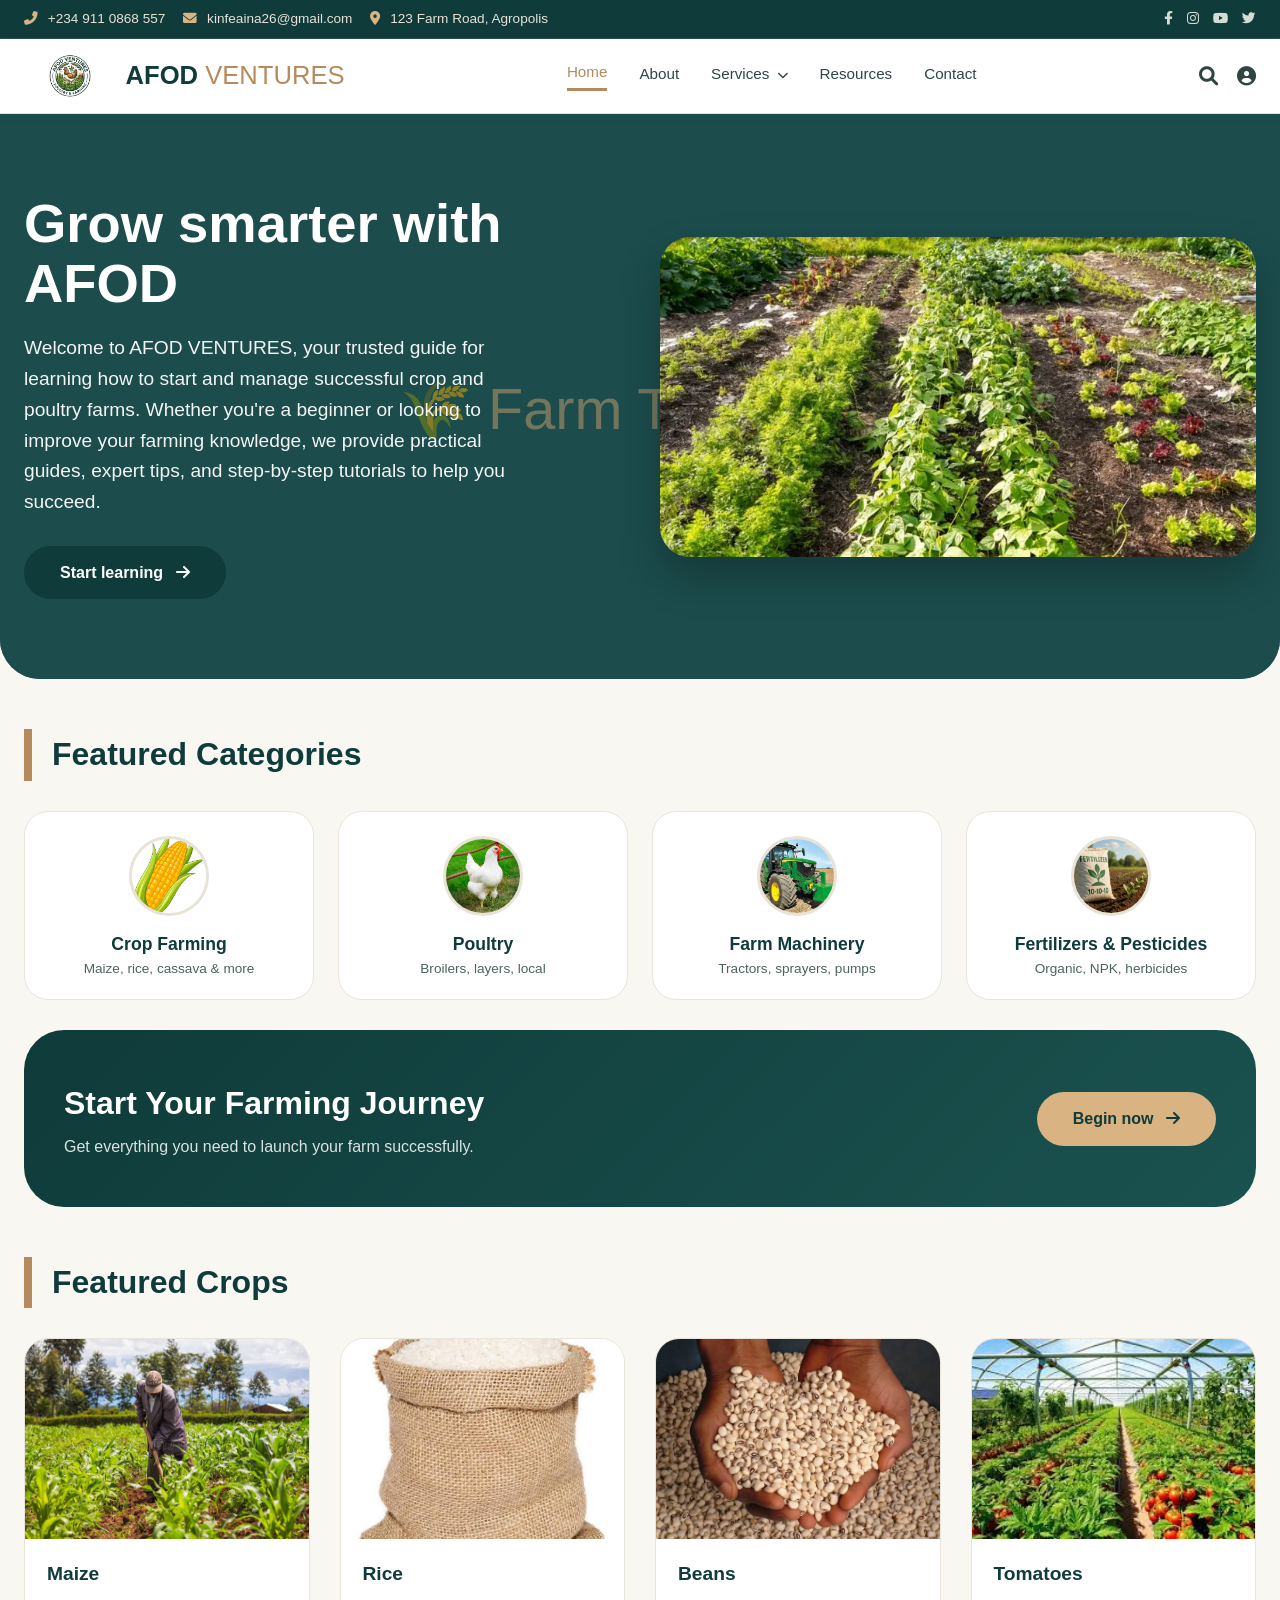
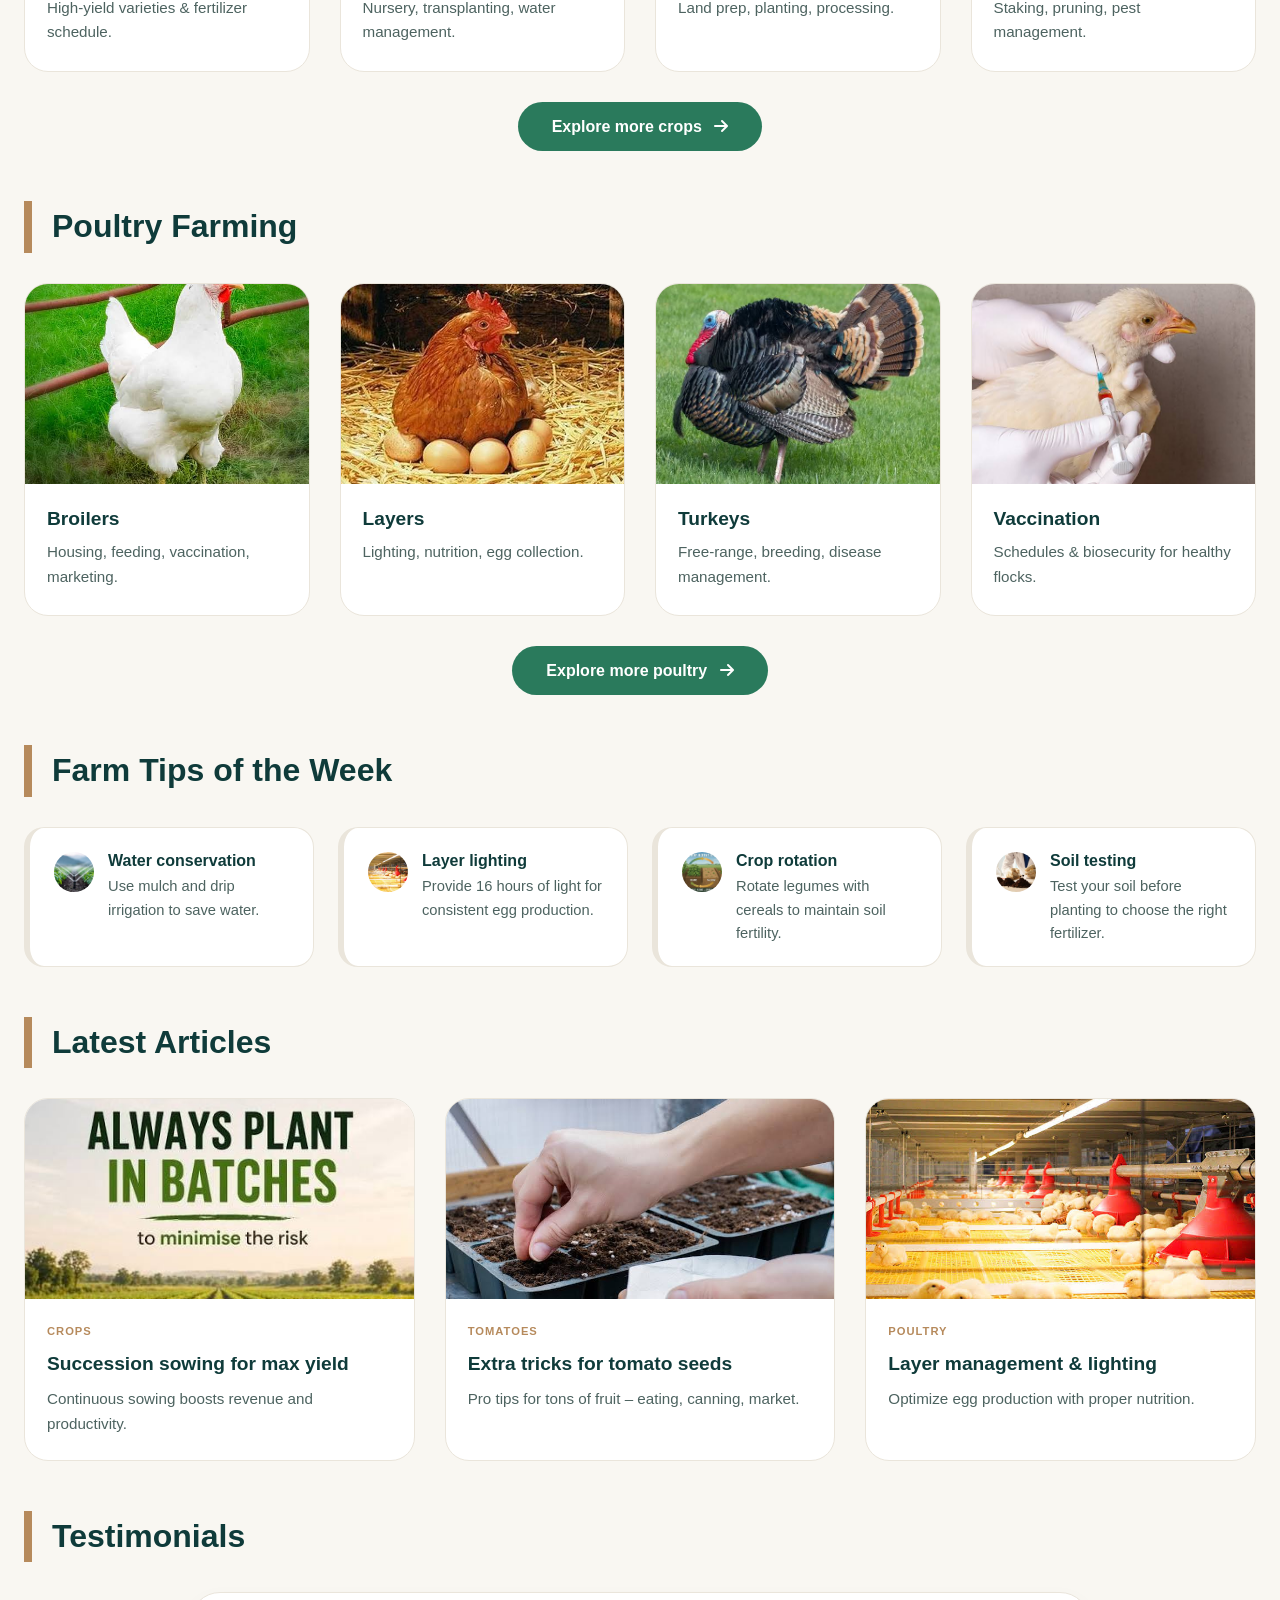
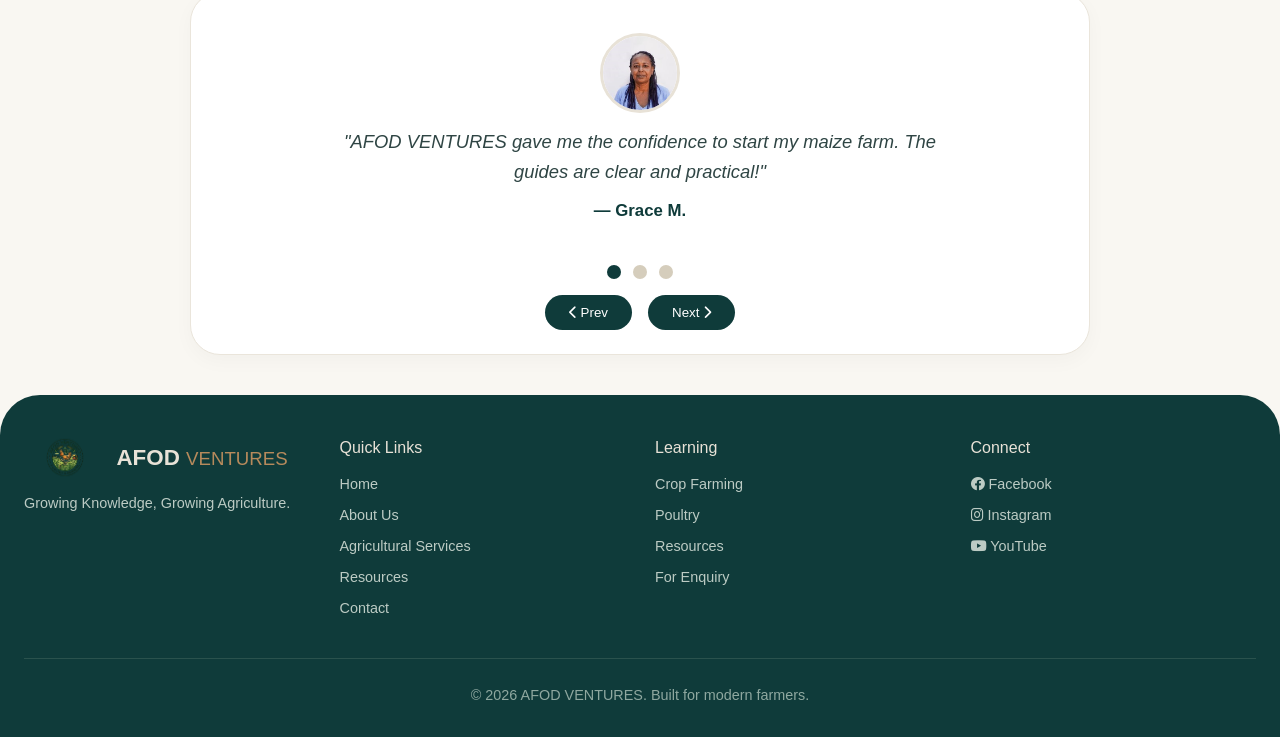
<file: index.html>
<!DOCTYPE html>
<html lang="en">
<head>
  <meta charset="UTF-8">
  <meta name="viewport" content="width=device-width, initial-scale=1.0">
  <title>AFOD VENTURES - Modern Farming Hub</title>
  <!-- Font Awesome (for social icons only) -->
  <link rel="stylesheet" href="https://cdnjs.cloudflare.com/ajax/libs/font-awesome/6.0.0-beta3/css/all.min.css">
  <!-- External CSS -->
  <link rel="stylesheet" href="style.css">
  <link rel="icon" href="./images/logo image.jpg">
  <style>
    /* ----- DROPDOWN OVERRIDES (nav) ----- */
    .nav-links .dropdown {
      position: relative;
      display: inline-block;
    }
    .nav-links .dropdown-content {
      display: none;
      position: absolute;
      background: #fff;
      min-width: 160px;
      box-shadow: 0 8px 16px rgba(0, 0, 0, 0.1);
      border-radius: 12px;
      padding: 8px 0;
      z-index: 1000;
      top: 100%;
      left: 0;
      border: 1px solid #eae5db;
    }
    .nav-links .dropdown-content a {
      display: block;
      padding: 10px 20px;
      font-size: 0.9rem;
      color: #2f4544;
      border-bottom: none;
      transition: 0.2s;
    }
    .nav-links .dropdown-content a:hover {
      background: #f0ece4;
      color: #b68a5c;
      border-bottom: none;
    }
    .nav-links .dropdown:hover .dropdown-content {
      display: block;
    }
    .nav-links .dropdown > a {
      cursor: pointer;
    }
    .nav-links .dropdown > a i {
      font-size: 0.7rem;
      margin-left: 4px;
    }

    /* Mobile Responsive Overrides */
    @media (max-width: 900px) {
      /* Ensure hamburger is visible */
      .menu-toggle {
        display: block !important;
      }

      /* Navigation links - hidden by default, shown when toggled */
      .nav-links {
        display: none !important;
        width: 100%;
        flex-direction: column;
        align-items: center;
        gap: 0.8rem;
        padding: 20px 0 10px;
        border-top: 1px solid #eae5db;
        margin-top: 16px;
      }
      .nav-links.open {
        display: flex !important;
      }

      /* Dropdown on mobile - separate arrow click from link click */
      .nav-links .dropdown {
        position: relative;
        width: 100%;
        text-align: center;
      }
      .nav-links .dropdown > a {
        display: inline-block;
        padding: 0 4px;
      }
      .nav-links .dropdown > a i {
        display: inline-block;
        font-size: 0.7rem;
        margin-left: 4px;
        cursor: pointer;
        padding: 4px 8px;
        transition: transform 0.3s ease;
      }
      .nav-links .dropdown.open > a i {
        transform: rotate(180deg);
      }
      .nav-links .dropdown-content {
        position: static;
        box-shadow: none;
        border: none;
        padding: 0 0 0 16px;
        background: transparent;
        display: none;
        width: 100%;
      }
      .nav-links .dropdown.open .dropdown-content {
        display: block;
      }
      .nav-links .dropdown-content a {
        color: #2f4544;
        padding: 6px 0;
        text-align: center;
      }
      .nav-links .dropdown-content a:hover {
        background: transparent;
        color: #b68a5c;
      }
    }
  </style>
</head>
<body>

  <!-- TOP BAR -->
  <div class="top-bar">
    <div class="container">
      <div class="contact-info">
        <span><i class="fas fa-phone-alt"></i> +234 911 0868 557</span>
        <span><i class="fas fa-envelope"></i> kinfeaina26@gmail.com</span>
        <span><i class="fas fa-map-marker-alt"></i> 123 Farm Road, Agropolis</span>
      </div>
      <div class="social-icons">
        <a href="#"><i class="fab fa-facebook-f"></i></a>
        <a href="#"><i class="fab fa-instagram"></i></a>
        <a href="#"><i class="fab fa-youtube"></i></a>
        <a href="#"><i class="fab fa-twitter"></i></a>
      </div>
    </div>
  </div>

  <!-- HEADER / NAV -->
  <header class="site-header">
    <div class="container header-inner">
      <div class="logo">
        <img src="./images/logo_image.jpg" alt="AFOD VENTURES Logo" />
        <span>AFOD <span class="logo-highlight">VENTURES</span></span>
      </div>
      <button class="menu-toggle" aria-label="Toggle menu">
        <i class="fas fa-bars"></i>
      </button>
      <nav class="nav-links" id="mainNav">
        <a href="index.html" class="active">Home</a>
        <a href="about.html">About</a>
        <!-- Dropdown for Agricultural Services -->
        <div class="dropdown" id="servicesDropdown">
          <a href="services.html">Services <i class="fas fa-chevron-down" id="dropdownArrow"></i></a>
          <div class="dropdown-content">
            <a href="crop.html">Crops</a>
            <a href="poultry.html">Poultry</a>
          </div>
        </div>
        <a href="resources.html">Resources</a>
        <a href="contact.html">Contact</a>
      </nav>
      <div class="header-actions">
        <i class="fas fa-search" id="searchIcon"></i>
        <i class="fas fa-user-circle" id="userIcon"></i>
      </div>
    </div>
  </header>

  <!-- HERO BANNER with Video -->
  <section class="hero-banner">
    <video autoplay muted loop playsinline poster="data:image/svg+xml,%3Csvg xmlns='http://www.w3.org/2000/svg' width='800' height='500'%3E%3Crect width='800' height='500' fill='%232a5f5e'/%3E%3Ctext x='250' y='270' font-size='36' fill='%23d9b382' font-family='Arial'%3E🌾 Farm Training %3C/text%3E%3C/svg%3E">
      <source src="./videos/Watermelon.mp4" type="video/mp4">
      Your browser does not support the video tag.
    </video>
    <div class="container">
      <div class="hero-content">
        <h1>Grow smarter with AFOD</h1>
        <p>Welcome to AFOD VENTURES, your trusted guide for learning how to start and manage successful crop and poultry farms. Whether you're a beginner or looking to improve your farming knowledge, we provide practical guides, expert tips, and step-by-step tutorials to help you succeed.</p>
        <a href="services.html" class="btn-primary">Start learning <i class="fas fa-arrow-right" style="margin-left:8px;"></i></a>
      </div>
      <div class="hero-image-wrapper">
        <img src="./images/introduction.jpg" alt="Farm harvest scene">
      </div>
    </div>
  </section>

  <!-- FEATURED CATEGORIES -->
  <div class="container">
    <h2 class="section-title">Featured Categories</h2>
    <div class="category-grid">
      <div class="category-card">
        <div class="cat-img"><img src="./images/maize.jpg" alt="crops"></div>
        <h4>Crop Farming</h4>
        <p>Maize, rice, cassava & more</p>
      </div>
      <div class="category-card">
        <div class="cat-img"><img src="./images/chicken.jpg" alt="poultry"></div>
        <h4>Poultry</h4>
        <p>Broilers, layers, local</p>
      </div>
      <div class="category-card">
        <div class="cat-img"><img src="./images/machinery.jpg" alt="machinery"></div>
        <h4>Farm Machinery</h4>
        <p>Tractors, sprayers, pumps</p>
      </div>
      <div class="category-card">
        <div class="cat-img"><img src="./images/fertilizer.jpg" alt="fertilizers"></div>
        <h4>Fertilizers & Pesticides</h4>
        <p>Organic, NPK, herbicides</p>
      </div>
    </div>
  </div>

  <!-- START YOUR FARMING JOURNEY -->
  <div class="container">
    <div class="journey-box">
      <div>
        <h2>Start Your Farming Journey</h2>
        <p style="opacity:0.85; margin-top:4px;">Get everything you need to launch your farm successfully.</p>
      </div>
      <a href="services.html" class="btn-primary">Begin now <i class="fas fa-arrow-right" style="margin-left:8px;"></i></a>
    </div>
  </div>

  <!-- FEATURED CROPS -->
  <div class="container">
    <h2 class="section-title">Featured Crops</h2>
    <div class="guide-grid">
      <div class="guide-card">
        <div class="guide-img"><img src="./images/planting maize.jpg" alt="maize"></div>
        <div class="guide-content"><h4>Maize</h4><p>High-yield varieties & fertilizer schedule.</p></div>
      </div>
      <div class="guide-card">
        <div class="guide-img"><img src="./images/rice.jpg" alt="rice"></div>
        <div class="guide-content"><h4>Rice</h4><p>Nursery, transplanting, water management.</p></div>
      </div>
      <div class="guide-card">
        <div class="guide-img"><img src="./images/beans.jpg" alt="beans"></div>
        <div class="guide-content"><h4>Beans</h4><p>Land prep, planting, processing.</p></div>
      </div>
      <div class="guide-card">
        <div class="guide-img"><img src="./images/welcome.jpg" alt="tomatoes"></div>
        <div class="guide-content"><h4>Tomatoes</h4><p>Staking, pruning, pest management.</p></div>
      </div>
    </div>
    <div class="explore-wrap"><a href="crop.html" class="btn-explore">Explore more crops <i class="fas fa-arrow-right" style="margin-left:8px;"></i></a></div>
  </div>

  <!-- POULTRY FARMING -->
  <div class="container">
    <h2 class="section-title">Poultry Farming</h2>
    <div class="guide-grid">
      <div class="guide-card">
        <div class="guide-img"><img src="./images/chicken.jpg" alt="broilers"></div>
        <div class="guide-content"><h4>Broilers</h4><p>Housing, feeding, vaccination, marketing.</p></div>
      </div>
      <div class="guide-card">
        <div class="guide-img"><img src="./images/layers.jpg" alt="layers"></div>
        <div class="guide-content"><h4>Layers</h4><p>Lighting, nutrition, egg collection.</p></div>
      </div>
      <div class="guide-card">
        <div class="guide-img"><img src="./images/turkey.jpg" alt="turkeys"></div>
        <div class="guide-content"><h4>Turkeys</h4><p>Free-range, breeding, disease management.</p></div>
      </div>
      <div class="guide-card">
        <div class="guide-img"><img src="./images/vaccination.jpg" alt="vaccination"></div>
        <div class="guide-content"><h4>Vaccination</h4><p>Schedules & biosecurity for healthy flocks.</p></div>
      </div>
    </div>
    <div class="explore-wrap"><a href="poultry.html" class="btn-explore">Explore more poultry <i class="fas fa-arrow-right" style="margin-left:8px;"></i></a></div>
  </div>

  <!-- FARM TIPS OF THE WEEK -->
  <div class="container">
    <h2 class="section-title">Farm Tips of the Week</h2>
    <div class="tips-grid">
      <div class="tip-item">
        <img src="./images/farming tip 1.jpg" alt="water">
        <div class="tip-content"><h4>Water conservation</h4><p>Use mulch and drip irrigation to save water.</p></div>
      </div>
      <div class="tip-item">
        <img src="./images/farming tip 2.jpg" alt="layer">
        <div class="tip-content"><h4>Layer lighting</h4><p>Provide 16 hours of light for consistent egg production.</p></div>
      </div>
      <div class="tip-item">
        <img src="./images/farming tip 3.jpg" alt="rotation">
        <div class="tip-content"><h4>Crop rotation</h4><p>Rotate legumes with cereals to maintain soil fertility.</p></div>
      </div>
      <div class="tip-item">
        <img src="./images/farming tip 4.jpg" alt="soil">
        <div class="tip-content"><h4>Soil testing</h4><p>Test your soil before planting to choose the right fertilizer.</p></div>
      </div>
    </div>
  </div>

  <!-- LATEST ARTICLES -->
  <div class="container">
    <h2 class="section-title">Latest Articles</h2>
    <div class="article-grid">
      <div class="article-card">
        <div class="article-img"><img src="./images/latest article 1.jpg" alt="succession sowing"></div>
        <div class="article-content">
          <span class="category">Crops</span>
          <h4>Succession sowing for max yield</h4>
          <p>Continuous sowing boosts revenue and productivity.</p>
        </div>
      </div>
      <div class="article-card">
        <div class="article-img"><img src="./images/latest article 2.jpg" alt="tomato seeds"></div>
        <div class="article-content">
          <span class="category">Tomatoes</span>
          <h4>Extra tricks for tomato seeds</h4>
          <p>Pro tips for tons of fruit – eating, canning, market.</p>
        </div>
      </div>
      <div class="article-card">
        <div class="article-img"><img src="./images/farming tip 2.jpg" alt="layer management"></div>
        <div class="article-content">
          <span class="category">Poultry</span>
          <h4>Layer management & lighting</h4>
          <p>Optimize egg production with proper nutrition.</p>
        </div>
      </div>
    </div>
  </div>

  <!-- TESTIMONIALS CAROUSEL -->
  <div class="container">
    <h2 class="section-title">Testimonials</h2>
    <div class="testimonial-slider" id="testimonialSlider">
      <div class="testimonial-slide active">
        <div class="avatar"><img src="./images/testimonial2.jpg" alt="Grace"></div>
        <div class="quote">"AFOD VENTURES gave me the confidence to start my maize farm. The guides are clear and practical!"</div>
        <div class="name">— Grace M.</div>
      </div>
      <div class="testimonial-slide">
        <div class="avatar"><img src="./images/testimonial1.jpg" alt="John"></div>
        <div class="quote">"My layer farm is now profitable thanks to the poultry management tips I learned here."</div>
        <div class="name">— John O.</div>
      </div>
      <div class="testimonial-slide">
        <div class="avatar"><img src="./images/testimonial3.jpg" alt="Sarah"></div>
        <div class="quote">"The calculators and resources saved me time and money. Highly recommended!"</div>
        <div class="name">— Sarah T.</div>
      </div>

      <div class="slider-dots" id="sliderDots">
        <button class="dot active" data-index="0"></button>
        <button class="dot" data-index="1"></button>
        <button class="dot" data-index="2"></button>
      </div>
      <div class="slider-controls">
        <button id="prevSlide"><i class="fas fa-chevron-left"></i> Prev</button>
        <button id="nextSlide">Next <i class="fas fa-chevron-right"></i></button>
      </div>
    </div>
  </div>

  <!-- FOOTER -->
  <footer class="site-footer">
    <div class="container">
      <div class="footer-grid">
        <div>
          <div class="footer-logo">
            <img src="./images/logo_image.jpg" alt="AFOD VENTURES Logo" />
            <span>AFOD <small>VENTURES</small></span>
          </div>
          <p style="color: #bccbc4; font-size: 0.9rem;">Growing Knowledge, Growing Agriculture.</p>
        </div>
        <div>
          <h4>Quick Links</h4>
          <a href="index.html">Home</a>
          <a href="about.html">About Us</a>
          <a href="services.html">Agricultural Services</a>
          <a href="resources.html">Resources</a>
          <a href="contact.html">Contact</a>
        </div>
        <div>
          <h4>Learning</h4>
          <a href="crop.html">Crop Farming</a>
          <a href="poultry.html">Poultry</a>
          <a href="resources.html">Resources</a>
          <a href="contact.html">For Enquiry</a>
        </div>
        <div>
          <h4>Connect</h4>
          <a href="#"><i class="fab fa-facebook"></i> Facebook</a>
          <a href="#"><i class="fab fa-instagram"></i> Instagram</a>
          <a href="#"><i class="fab fa-youtube"></i> YouTube</a>
        </div>
      </div>
      <div class="footer-bottom">
        <p>&copy; 2026 AFOD VENTURES. Built for modern farmers.</p>
      </div>
    </div>
  </footer>

  <script>
    // ----- HAMBURGER MENU TOGGLE -----
    document.querySelector('.menu-toggle')?.addEventListener('click', function() {
      const nav = document.getElementById('mainNav');
      nav.classList.toggle('open');
    });

    // ----- MOBILE DROPDOWN TOGGLE (click on arrow toggles open/close) -----
    const dropdownArrow = document.getElementById('dropdownArrow');
    const servicesDropdown = document.getElementById('servicesDropdown');

    if (dropdownArrow) {
      dropdownArrow.addEventListener('click', function(e) {
        e.stopPropagation();
        e.preventDefault();
        // Only toggle on mobile
        if (window.innerWidth <= 900) {
          servicesDropdown.classList.toggle('open');
        }
      });
    }

    // ----- SERVICES LINK - navigates to services page -----
    const servicesLink = document.querySelector('#servicesDropdown > a');
    if (servicesLink) {
      servicesLink.addEventListener('click', function(e) {
        // On mobile, if the dropdown is open, close it and navigate
        if (window.innerWidth <= 900) {
          if (servicesDropdown.classList.contains('open')) {
            servicesDropdown.classList.remove('open');
          }
          // Allow navigation to proceed
          return true;
        }
        // On desktop, allow navigation
        return true;
      });
    }

    // ----- CLOSE DROPDOWN WHEN CLICKING OUTSIDE -----
    document.addEventListener('click', function(e) {
      if (window.innerWidth <= 900) {
        const dropdown = document.getElementById('servicesDropdown');
        const isClickInside = dropdown?.contains(e.target);
        if (!isClickInside && dropdown) {
          dropdown.classList.remove('open');
        }
      }
    });

    // ----- TESTIMONIAL CAROUSEL -----
    let currentSlide = 0;
    const slides = document.querySelectorAll('.testimonial-slide');
    const dots = document.querySelectorAll('.dot');

    function showSlide(index) {
      slides.forEach((s, i) => s.classList.toggle('active', i === index));
      dots.forEach((d, i) => d.classList.toggle('active', i === index));
      currentSlide = index;
    }

    const nextBtn = document.getElementById('nextSlide');
    const prevBtn = document.getElementById('prevSlide');

    if (nextBtn) {
      nextBtn.addEventListener('click', () => {
        showSlide((currentSlide + 1) % slides.length);
      });
    }
    if (prevBtn) {
      prevBtn.addEventListener('click', () => {
        showSlide((currentSlide - 1 + slides.length) % slides.length);
      });
    }

    dots.forEach((dot, i) => {
      dot.addEventListener('click', () => showSlide(i));
    });

    // Auto-slide every 5 seconds
    setInterval(() => {
      if (slides.length > 0) {
        showSlide((currentSlide + 1) % slides.length);
      }
    }, 5000);

    // ----- SEARCH & USER ICON ALERTS -----
    document.getElementById('searchIcon')?.addEventListener('click', () => alert('🔍 Search functionality coming soon.'));
    document.getElementById('userIcon')?.addEventListener('click', () => alert('👤 Member area coming soon.'));
  </script>
</body>
</html>
</file>
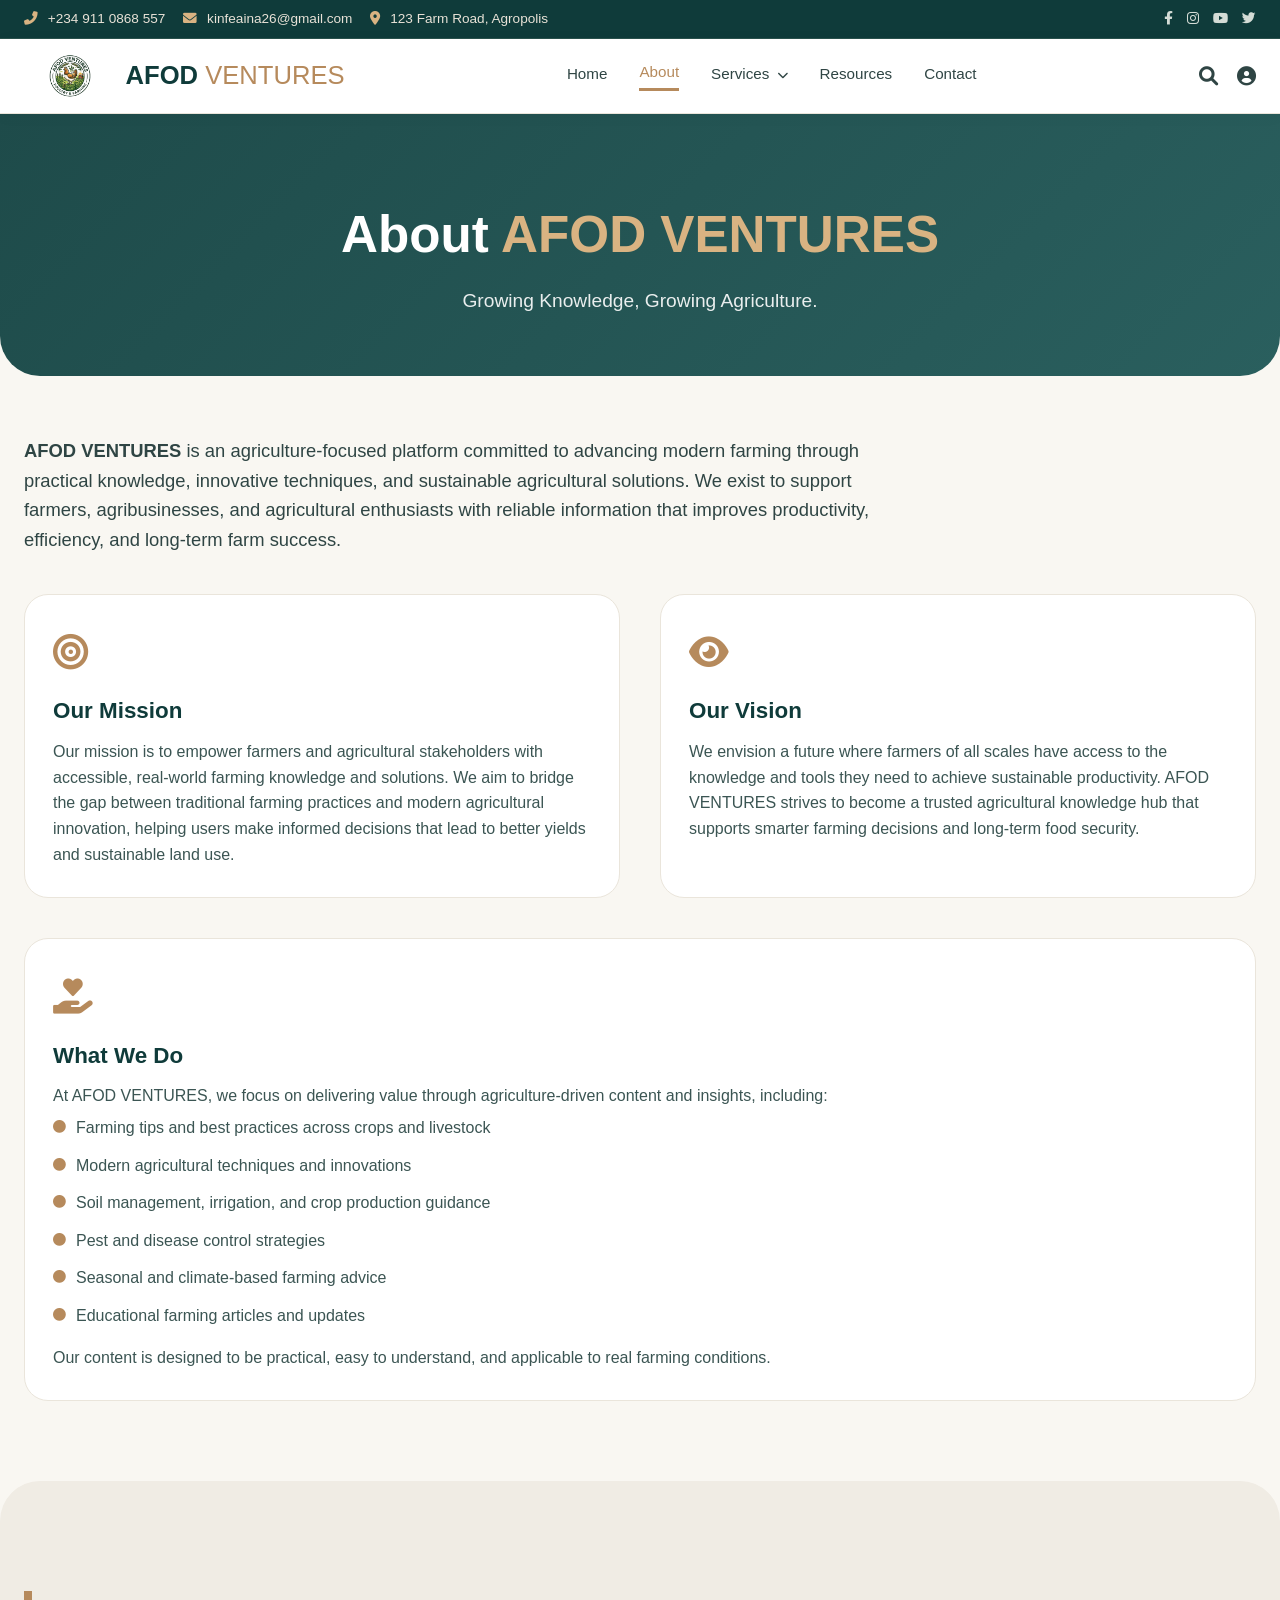
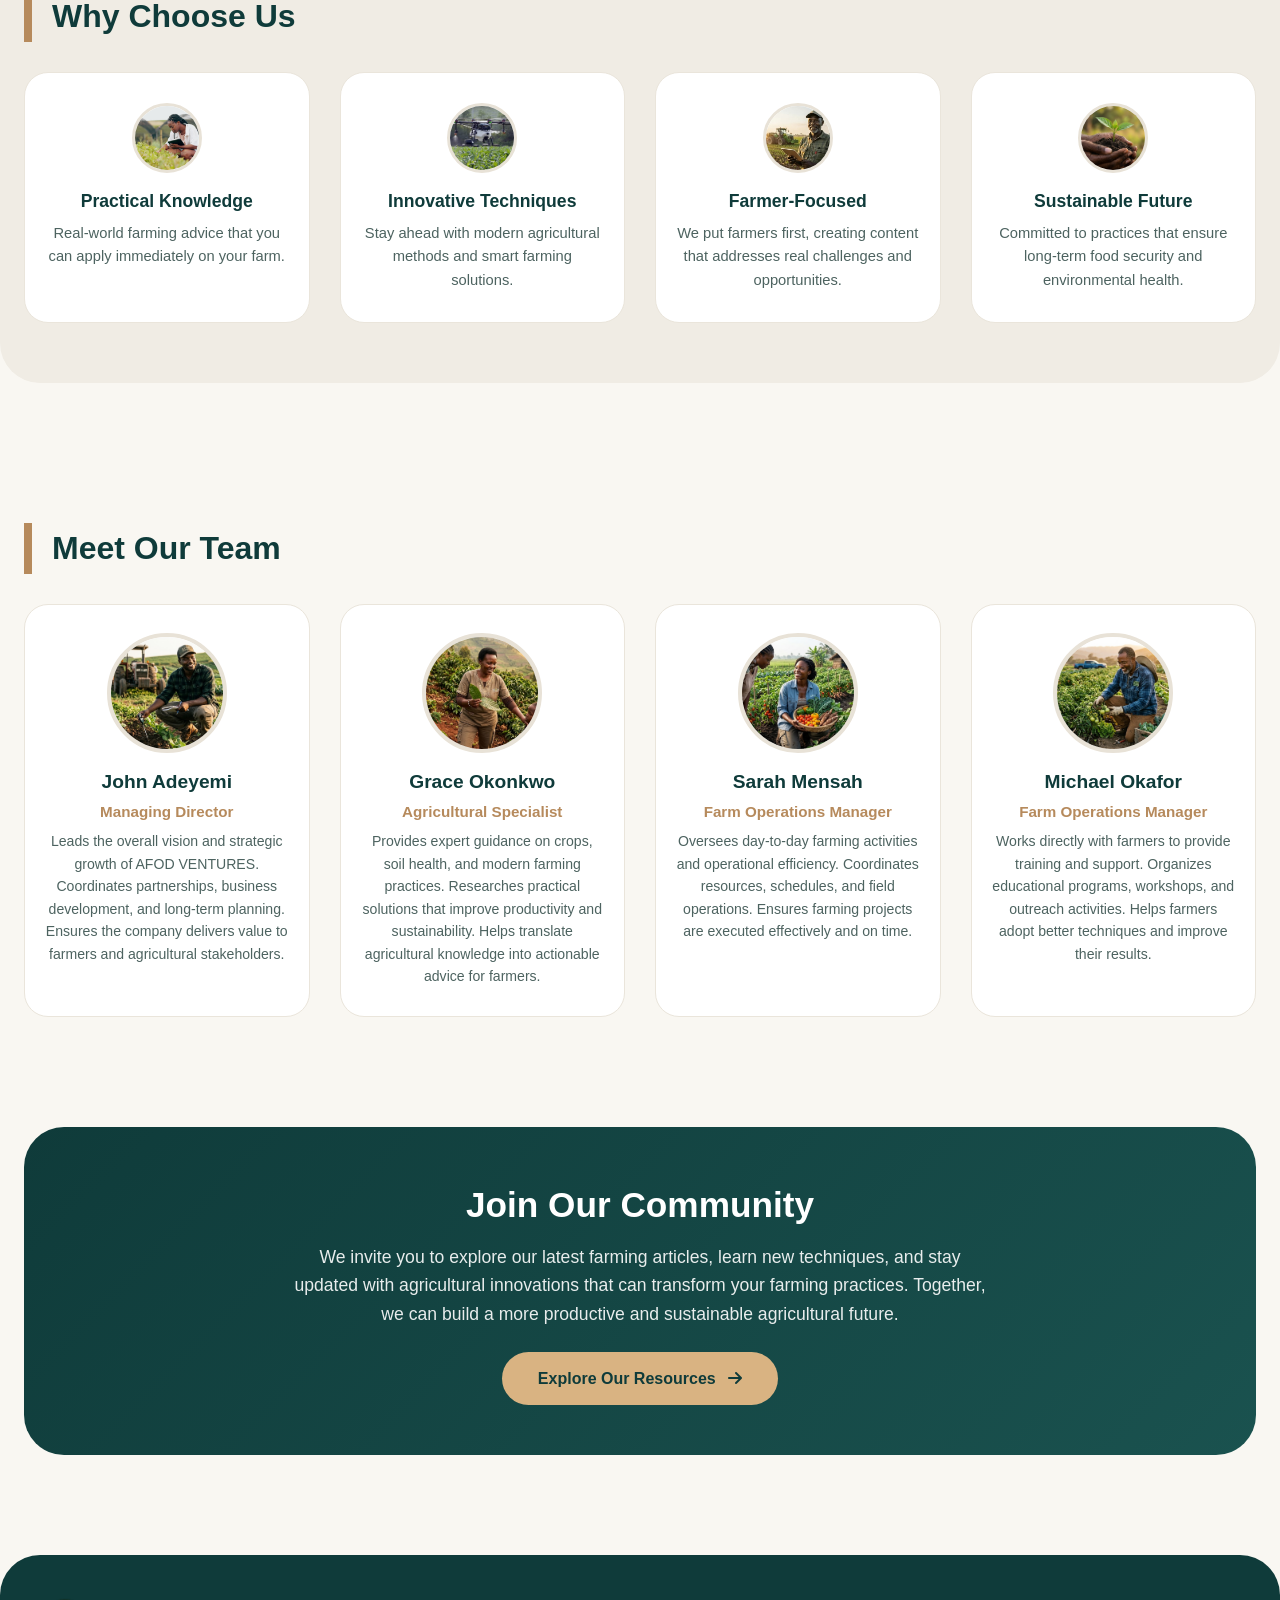
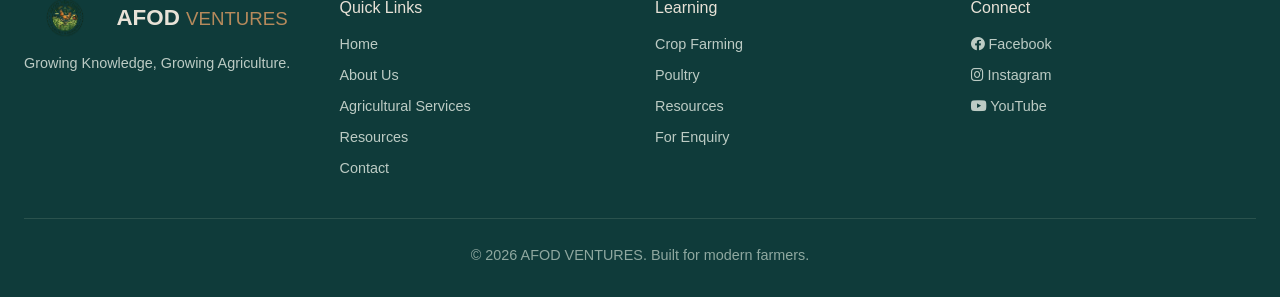
<file: about.html>
<!DOCTYPE html>
<html lang="en">
<head>
  <meta charset="UTF-8" />
  <meta name="viewport" content="width=device-width, initial-scale=1.0" />
  <title>About Us - AFOD VENTURES</title>
  <!-- Font Awesome for social icons -->
  <link rel="stylesheet" href="https://cdnjs.cloudflare.com/ajax/libs/font-awesome/6.0.0-beta3/css/all.min.css" />
  <!-- External CSS -->
  <link rel="stylesheet" href="style.css" />
  <link rel="icon" href="./images/logo image.jpg">

  <style>
    /* ----- ABOUT PAGE SPECIFIC STYLES (not in style.css) ----- */

    /* About Hero */
    .about-hero {
      background: linear-gradient(135deg, #1e4b4a 0%, #2a5f5e 100%);
      color: #fff;
      padding: 80px 0 60px;
      border-radius: 0 0 40px 40px;
      text-align: center;
      margin-bottom: 20px;
    }
    .about-hero h1 {
      font-size: 3.2rem;
      font-weight: 700;
      margin-bottom: 10px;
    }
    .about-hero h1 span {
      color: #d9b382;
    }
    .about-hero p {
      font-size: 1.2rem;
      opacity: 0.9;
      max-width: 650px;
      margin: 0 auto;
    }

    /* About Content */
    .about-content {
      padding: 40px 0 20px;
    }
    .about-content .intro-text {
      font-size: 1.15rem;
      color: #2f4544;
      max-width: 900px;
      margin-bottom: 40px;
    }
    .about-grid {
      display: grid;
      grid-template-columns: 1fr 1fr;
      gap: 40px;
      margin: 30px 0;
    }
    .about-card {
      background: #fff;
      border-radius: 24px;
      padding: 30px 28px;
      border: 1px solid #eae5db;
      transition: 0.25s;
    }
    .about-card:hover {
      transform: translateY(-4px);
      box-shadow: 0 12px 28px rgba(0, 0, 0, 0.05);
      border-color: #b68a5c;
    }
    .about-card .icon {
      font-size: 2.2rem;
      color: #b68a5c;
      margin-bottom: 12px;
    }
    .about-card h3 {
      font-size: 1.4rem;
      color: #0f3b3a;
      margin-bottom: 10px;
    }
    .about-card p,
    .about-card li {
      color: #3b5553;
      font-size: 1rem;
    }
    .about-card ul {
      list-style: none;
      padding: 0;
    }
    .about-card ul li {
      padding: 6px 0;
      display: flex;
      align-items: flex-start;
      gap: 10px;
    }
    .about-card ul li i {
      color: #b68a5c;
      font-size: 0.8rem;
      margin-top: 6px;
    }

    /* Why Choose Us - with image icons */
    .why-choose-section {
      background: #f0ece4;
      padding: 60px 0;
      border-radius: 40px;
      margin: 30px 0;
    }
    .why-grid {
      display: grid;
      grid-template-columns: repeat(auto-fit, minmax(220px, 1fr));
      gap: 30px;
      margin-top: 10px;
    }
    .why-card {
      background: #fff;
      border-radius: 24px;
      padding: 30px 20px;
      text-align: center;
      border: 1px solid #eae5db;
      transition: 0.25s;
    }
    .why-card:hover {
      transform: translateY(-6px);
      box-shadow: 0 12px 28px rgba(0, 0, 0, 0.06);
    }
    .why-card .why-icon {
      width: 70px;
      height: 70px;
      border-radius: 50%;
      margin: 0 auto 14px;
      overflow: hidden;
      border: 3px solid #e8e2d7;
    }
    .why-card .why-icon img {
      width: 100%;
      height: 100%;
      object-fit: cover;
    }
    .why-card h4 {
      color: #0f3b3a;
      margin-bottom: 6px;
      font-size: 1.1rem;
    }
    .why-card p {
      color: #4d6360;
      font-size: 0.92rem;
    }

    /* Meet Our Team */
    .team-section {
      padding: 60px 0;
    }
    .team-grid {
      display: grid;
      grid-template-columns: repeat(auto-fit, minmax(220px, 1fr));
      gap: 30px;
      margin-top: 10px;
    }
    .team-card {
      background: #fff;
      border-radius: 24px;
      padding: 28px 20px;
      text-align: center;
      border: 1px solid #eae5db;
      transition: 0.25s;
    }
    .team-card:hover {
      transform: translateY(-6px);
      box-shadow: 0 12px 28px rgba(0, 0, 0, 0.06);
      border-color: #b68a5c;
    }
    .team-card .team-img {
      width: 120px;
      height: 120px;
      border-radius: 50%;
      margin: 0 auto 14px;
      overflow: hidden;
      border: 4px solid #e8e2d7;
    }
    .team-card .team-img img {
      width: 100%;
      height: 100%;
      object-fit: cover;
    }
    .team-card h4 {
      color: #0f3b3a;
      font-size: 1.2rem;
      margin-bottom: 2px;
    }
    .team-card .role {
      color: #b68a5c;
      font-size: 0.95rem;
      font-weight: 600;
      margin-bottom: 6px;
    }
    .team-card p {
      color: #4d6360;
      font-size: 0.88rem;
      line-height: 1.6;
    }

    /* Community CTA */
    .community-cta {
      padding: 50px 0 60px;
    }
    .cta-box {
      background: linear-gradient(135deg, #0f3b3a 0%, #1a524f 100%);
      color: #fff;
      border-radius: 40px;
      padding: 50px 40px;
      text-align: center;
    }
    .cta-box h2 {
      font-size: 2.2rem;
      font-weight: 600;
      margin-bottom: 10px;
    }
    .cta-box p {
      opacity: 0.9;
      font-size: 1.1rem;
      max-width: 700px;
      margin: 0 auto 24px;
    }
    .cta-box .btn-primary {
      background: #d9b382;
      color: #0f3b3a;
    }
    .cta-box .btn-primary:hover {
      background: #e8c99e;
    }

    /* ----- DROPDOWN OVERRIDES (nav) ----- */
    .nav-links .dropdown {
      position: relative;
      display: inline-block;
    }
    .nav-links .dropdown-content {
      display: none;
      position: absolute;
      background: #fff;
      min-width: 160px;
      box-shadow: 0 8px 16px rgba(0, 0, 0, 0.1);
      border-radius: 12px;
      padding: 8px 0;
      z-index: 1000;
      top: 100%;
      left: 0;
      border: 1px solid #eae5db;
    }
    .nav-links .dropdown-content a {
      display: block;
      padding: 10px 20px;
      font-size: 0.9rem;
      color: #2f4544;
      border-bottom: none;
      transition: 0.2s;
    }
    .nav-links .dropdown-content a:hover {
      background: #f0ece4;
      color: #b68a5c;
      border-bottom: none;
    }
    .nav-links .dropdown:hover .dropdown-content {
      display: block;
    }
    .nav-links .dropdown > a {
      cursor: pointer;
    }
    .nav-links .dropdown > a i {
      font-size: 0.7rem;
      margin-left: 4px;
    }

    /* ----- RESPONSIVE OVERRIDES ----- */
    @media (max-width: 900px) {
      /* Ensure hamburger is visible */
      .menu-toggle {
        display: block !important;
      }

      /* Navigation links - hidden by default, shown when toggled */
      .nav-links {
        display: none !important;
        width: 100%;
        flex-direction: column;
        align-items: center;
        gap: 0.8rem;
        padding: 20px 0 10px;
        border-top: 1px solid #eae5db;
        margin-top: 16px;
      }
      .nav-links.open {
        display: flex !important;
      }

      /* Dropdown on mobile - separate arrow click from link click */
      .nav-links .dropdown {
        position: relative;
        width: 100%;
        text-align: center;
      }
      .nav-links .dropdown > a {
        display: inline-block;
        padding: 0 4px;
      }
      .nav-links .dropdown > a i {
        display: inline-block;
        font-size: 0.7rem;
        margin-left: 4px;
        cursor: pointer;
        padding: 4px 8px;
        transition: transform 0.3s ease;
      }
      .nav-links .dropdown.open > a i {
        transform: rotate(180deg);
      }
      .nav-links .dropdown-content {
        position: static;
        box-shadow: none;
        border: none;
        padding: 0 0 0 16px;
        background: transparent;
        display: none;
        width: 100%;
      }
      .nav-links .dropdown.open .dropdown-content {
        display: block;
      }
      .nav-links .dropdown-content a {
        color: #2f4544;
        padding: 6px 0;
        text-align: center;
      }
      .nav-links .dropdown-content a:hover {
        background: transparent;
        color: #b68a5c;
      }

      .about-grid {
        grid-template-columns: 1fr;
      }
      .about-hero h1 {
        font-size: 2.4rem;
      }
      .cta-box h2 {
        font-size: 1.8rem;
      }
    }

    @media (max-width: 550px) {
      .about-hero h1 {
        font-size: 2rem;
      }
      .cta-box {
        padding: 32px 20px;
      }
      .cta-box h2 {
        font-size: 1.5rem;
      }
      .team-card .team-img {
        width: 90px;
        height: 90px;
      }
      .about-card {
        padding: 22px 18px;
      }
      .about-card h3 {
        font-size: 1.2rem;
      }
      .why-card {
        padding: 22px 16px;
      }
      .why-card .why-icon {
        width: 60px;
        height: 60px;
      }
      .team-card {
        padding: 20px 16px;
      }
      .team-card p {
        font-size: 0.82rem;
      }
    }
  </style>
</head>
<body>

  <!-- TOP BAR -->
  <div class="top-bar">
    <div class="container">
      <div class="contact-info">
        <span><i class="fas fa-phone-alt"></i> +234 911 0868 557</span>
        <span><i class="fas fa-envelope"></i> kinfeaina26@gmail.com</span>
        <span><i class="fas fa-map-marker-alt"></i> 123 Farm Road, Agropolis</span>
      </div>
      <div class="social-icons">
        <a href="#"><i class="fab fa-facebook-f"></i></a>
        <a href="#"><i class="fab fa-instagram"></i></a>
        <a href="#"><i class="fab fa-youtube"></i></a>
        <a href="#"><i class="fab fa-twitter"></i></a>
      </div>
    </div>
  </div>

  <!-- HEADER / NAV -->
  <header class="site-header">
    <div class="container header-inner">
      <div class="logo">
        <img src="./images/logo_image.jpg" alt="AFOD VENTURES Logo" />
        <span>AFOD <span class="logo-highlight">VENTURES</span></span>
      </div>
      <button class="menu-toggle" aria-label="Toggle menu">
        <i class="fas fa-bars"></i>
      </button>
      <nav class="nav-links" id="mainNav">
        <a href="index.html">Home</a>
        <a href="about.html" class="active">About</a>
        <!-- Dropdown for Agricultural Services -->
        <div class="dropdown" id="servicesDropdown">
          <a href="services.html">Services <i class="fas fa-chevron-down" id="dropdownArrow"></i></a>
          <div class="dropdown-content">
            <a href="crop.html">Crops</a>
            <a href="poultry.html">Poultry</a>
          </div>
        </div>
        <a href="resources.html">Resources</a>
        <a href="contact.html">Contact</a>
      </nav>
      <div class="header-actions">
        <i class="fas fa-search" id="searchIcon"></i>
        <i class="fas fa-user-circle" id="userIcon"></i>
      </div>
    </div>
  </header>

  <!-- ABOUT HERO -->
  <section class="about-hero">
    <div class="container">
      <h1>About <span>AFOD VENTURES</span></h1>
      <p>Growing Knowledge, Growing Agriculture.</p>
    </div>
  </section>

  <!-- ABOUT CONTENT -->
  <section class="about-content">
    <div class="container">
      <p class="intro-text">
        <strong>AFOD VENTURES</strong> is an agriculture-focused platform committed to advancing modern farming through practical knowledge, innovative techniques, and sustainable agricultural solutions. We exist to support farmers, agribusinesses, and agricultural enthusiasts with reliable information that improves productivity, efficiency, and long-term farm success.
      </p>

      <div class="about-grid">
        <!-- Our Mission -->
        <div class="about-card">
          <div class="icon"><i class="fas fa-bullseye"></i></div>
          <h3>Our Mission</h3>
          <p>
            Our mission is to empower farmers and agricultural stakeholders with accessible, real-world farming knowledge and solutions. We aim to bridge the gap between traditional farming practices and modern agricultural innovation, helping users make informed decisions that lead to better yields and sustainable land use.
          </p>
        </div>

        <!-- Our Vision -->
        <div class="about-card">
          <div class="icon"><i class="fas fa-eye"></i></div>
          <h3>Our Vision</h3>
          <p>
            We envision a future where farmers of all scales have access to the knowledge and tools they need to achieve sustainable productivity. AFOD VENTURES strives to become a trusted agricultural knowledge hub that supports smarter farming decisions and long-term food security.
          </p>
        </div>

        <!-- What We Do -->
        <div class="about-card" style="grid-column: 1 / -1;">
          <div class="icon"><i class="fas fa-hand-holding-heart"></i></div>
          <h3>What We Do</h3>
          <p>At AFOD VENTURES, we focus on delivering value through agriculture-driven content and insights, including:</p>
          <ul>
            <li><i class="fas fa-circle"></i> Farming tips and best practices across crops and livestock</li>
            <li><i class="fas fa-circle"></i> Modern agricultural techniques and innovations</li>
            <li><i class="fas fa-circle"></i> Soil management, irrigation, and crop production guidance</li>
            <li><i class="fas fa-circle"></i> Pest and disease control strategies</li>
            <li><i class="fas fa-circle"></i> Seasonal and climate-based farming advice</li>
            <li><i class="fas fa-circle"></i> Educational farming articles and updates</li>
          </ul>
          <p style="margin-top: 10px;">Our content is designed to be practical, easy to understand, and applicable to real farming conditions.</p>
        </div>
      </div>
    </div>
  </section>

  <!-- WHY CHOOSE US (with image icons) -->
  <section class="why-choose-section">
    <div class="container">
      <h2 class="section-title">Why Choose Us</h2>
      <div class="why-grid">
        <div class="why-card">
          <div class="why-icon"><img src="./images/farmer inspection1.jpg" alt="Practical Knowledge" /></div>
          <h4>Practical Knowledge</h4>
          <p>Real-world farming advice that you can apply immediately on your farm.</p>
        </div>
        <div class="why-card">
          <div class="why-icon"><img src="./images/innovative techniques.jpg" alt="Innovative Techniques" /></div>
          <h4>Innovative Techniques</h4>
          <p>Stay ahead with modern agricultural methods and smart farming solutions.</p>
        </div>
        <div class="why-card">
          <div class="why-icon"><img src="./images/farmer friendly.jpg" alt="Farmer-Focused" /></div>
          <h4>Farmer-Focused</h4>
          <p>We put farmers first, creating content that addresses real challenges and opportunities.</p>
        </div>
        <div class="why-card">
          <div class="why-icon"><img src="./images/holding leaf.jpg" alt="Sustainable Future" /></div>
          <h4>Sustainable Future</h4>
          <p>Committed to practices that ensure long-term food security and environmental health.</p>
        </div>
      </div>
    </div>
  </section>

  <!-- MEET OUR TEAM -->
  <section class="team-section">
    <div class="container">
      <h2 class="section-title">Meet Our Team</h2>
      <div class="team-grid">
        <div class="team-card">
          <div class="team-img"><img src="./images/team member 1.jpg" alt="John Adeyemi" /></div>
          <h4>John Adeyemi</h4>
          <p class="role">Managing Director</p>
          <p>Leads the overall vision and strategic growth of AFOD VENTURES. Coordinates partnerships, business development, and long-term planning. Ensures the company delivers value to farmers and agricultural stakeholders.</p>
        </div>
        <div class="team-card">
          <div class="team-img"><img src="./images/team member 2.jpg" alt="Grace Okonkwo" /></div>
          <h4>Grace Okonkwo</h4>
          <p class="role">Agricultural Specialist</p>
          <p>Provides expert guidance on crops, soil health, and modern farming practices. Researches practical solutions that improve productivity and sustainability. Helps translate agricultural knowledge into actionable advice for farmers.</p>
        </div>
        <div class="team-card">
          <div class="team-img"><img src="./images/team member 3.jpg" alt="Sarah Mensah" /></div>
          <h4>Sarah Mensah</h4>
          <p class="role">Farm Operations Manager</p>
          <p>Oversees day-to-day farming activities and operational efficiency. Coordinates resources, schedules, and field operations. Ensures farming projects are executed effectively and on time.</p>
        </div>
        <div class="team-card">
          <div class="team-img"><img src="./images/team member 4.jpg" alt="Michael Okafor" /></div>
          <h4>Michael Okafor</h4>
          <p class="role">Farm Operations Manager</p>
          <p>Works directly with farmers to provide training and support. Organizes educational programs, workshops, and outreach activities. Helps farmers adopt better techniques and improve their results.</p>
        </div>
      </div>
    </div>
  </section>

  <!-- COMMUNITY CTA -->
  <section class="community-cta">
    <div class="container">
      <div class="cta-box">
        <h2>Join Our Community</h2>
        <p>
          We invite you to explore our latest farming articles, learn new techniques, and stay updated with agricultural innovations that can transform your farming practices. Together, we can build a more productive and sustainable agricultural future.
        </p>
        <a href="resources.html" class="btn-primary">Explore Our Resources <i class="fas fa-arrow-right" style="margin-left: 8px;"></i></a>
      </div>
    </div>
  </section>

  <!-- FOOTER -->
  <footer class="site-footer">
    <div class="container">
      <div class="footer-grid">
        <div>
          <div class="footer-logo">
            <img src="./images/logo_image.jpg" alt="AFOD VENTURES Logo" />
            <span>AFOD <small>VENTURES</small></span>
          </div>
          <p style="color: #bccbc4; font-size: 0.9rem;">Growing Knowledge, Growing Agriculture.</p>
        </div>
        <div>
          <h4>Quick Links</h4>
          <a href="index.html">Home</a>
          <a href="about.html">About Us</a>
          <a href="services.html">Agricultural Services</a>
          <a href="resources.html">Resources</a>
          <a href="contact.html">Contact</a>
        </div>
        <div>
          <h4>Learning</h4>
          <a href="crop.html">Crop Farming</a>
          <a href="poultry.html">Poultry</a>
          <a href="resources.html">Resources</a>
          <a href="contact.html">For Enquiry</a>
        </div>
        <div>
          <h4>Connect</h4>
          <a href="#"><i class="fab fa-facebook"></i> Facebook</a>
          <a href="#"><i class="fab fa-instagram"></i> Instagram</a>
          <a href="#"><i class="fab fa-youtube"></i> YouTube</a>
        </div>
      </div>
      <div class="footer-bottom">
        <p>&copy; 2026 AFOD VENTURES. Built for modern farmers.</p>
      </div>
    </div>
  </footer>

  <script>
    // ----- HAMBURGER MENU TOGGLE -----
    document.querySelector('.menu-toggle')?.addEventListener('click', function() {
      const nav = document.getElementById('mainNav');
      nav.classList.toggle('open');
    });

    // ----- MOBILE DROPDOWN TOGGLE (click on arrow toggles open/close) -----
    const dropdownArrow = document.getElementById('dropdownArrow');
    const servicesDropdown = document.getElementById('servicesDropdown');

    if (dropdownArrow) {
      dropdownArrow.addEventListener('click', function(e) {
        e.stopPropagation();
        e.preventDefault();
        // Only toggle on mobile
        if (window.innerWidth <= 900) {
          servicesDropdown.classList.toggle('open');
        }
      });
    }

    // ----- SERVICES LINK - navigates to services page -----
    const servicesLink = document.querySelector('#servicesDropdown > a');
    if (servicesLink) {
      servicesLink.addEventListener('click', function(e) {
        // On mobile, if the dropdown is open, close it and navigate
        if (window.innerWidth <= 900) {
          if (servicesDropdown.classList.contains('open')) {
            servicesDropdown.classList.remove('open');
          }
          // Allow navigation to proceed
          return true;
        }
        // On desktop, allow navigation
        return true;
      });
    }

    // ----- CLOSE DROPDOWN WHEN CLICKING OUTSIDE -----
    document.addEventListener('click', function(e) {
      if (window.innerWidth <= 900) {
        const dropdown = document.getElementById('servicesDropdown');
        const isClickInside = dropdown?.contains(e.target);
        if (!isClickInside && dropdown) {
          dropdown.classList.remove('open');
        }
      }
    });

    // ----- SEARCH & USER ICON ALERTS -----
    document.getElementById('searchIcon')?.addEventListener('click', () => alert('🔍 Search functionality coming soon.'));
    document.getElementById('userIcon')?.addEventListener('click', () => alert('👤 Member area coming soon.'));
  </script>
</body>
</html>
</file>
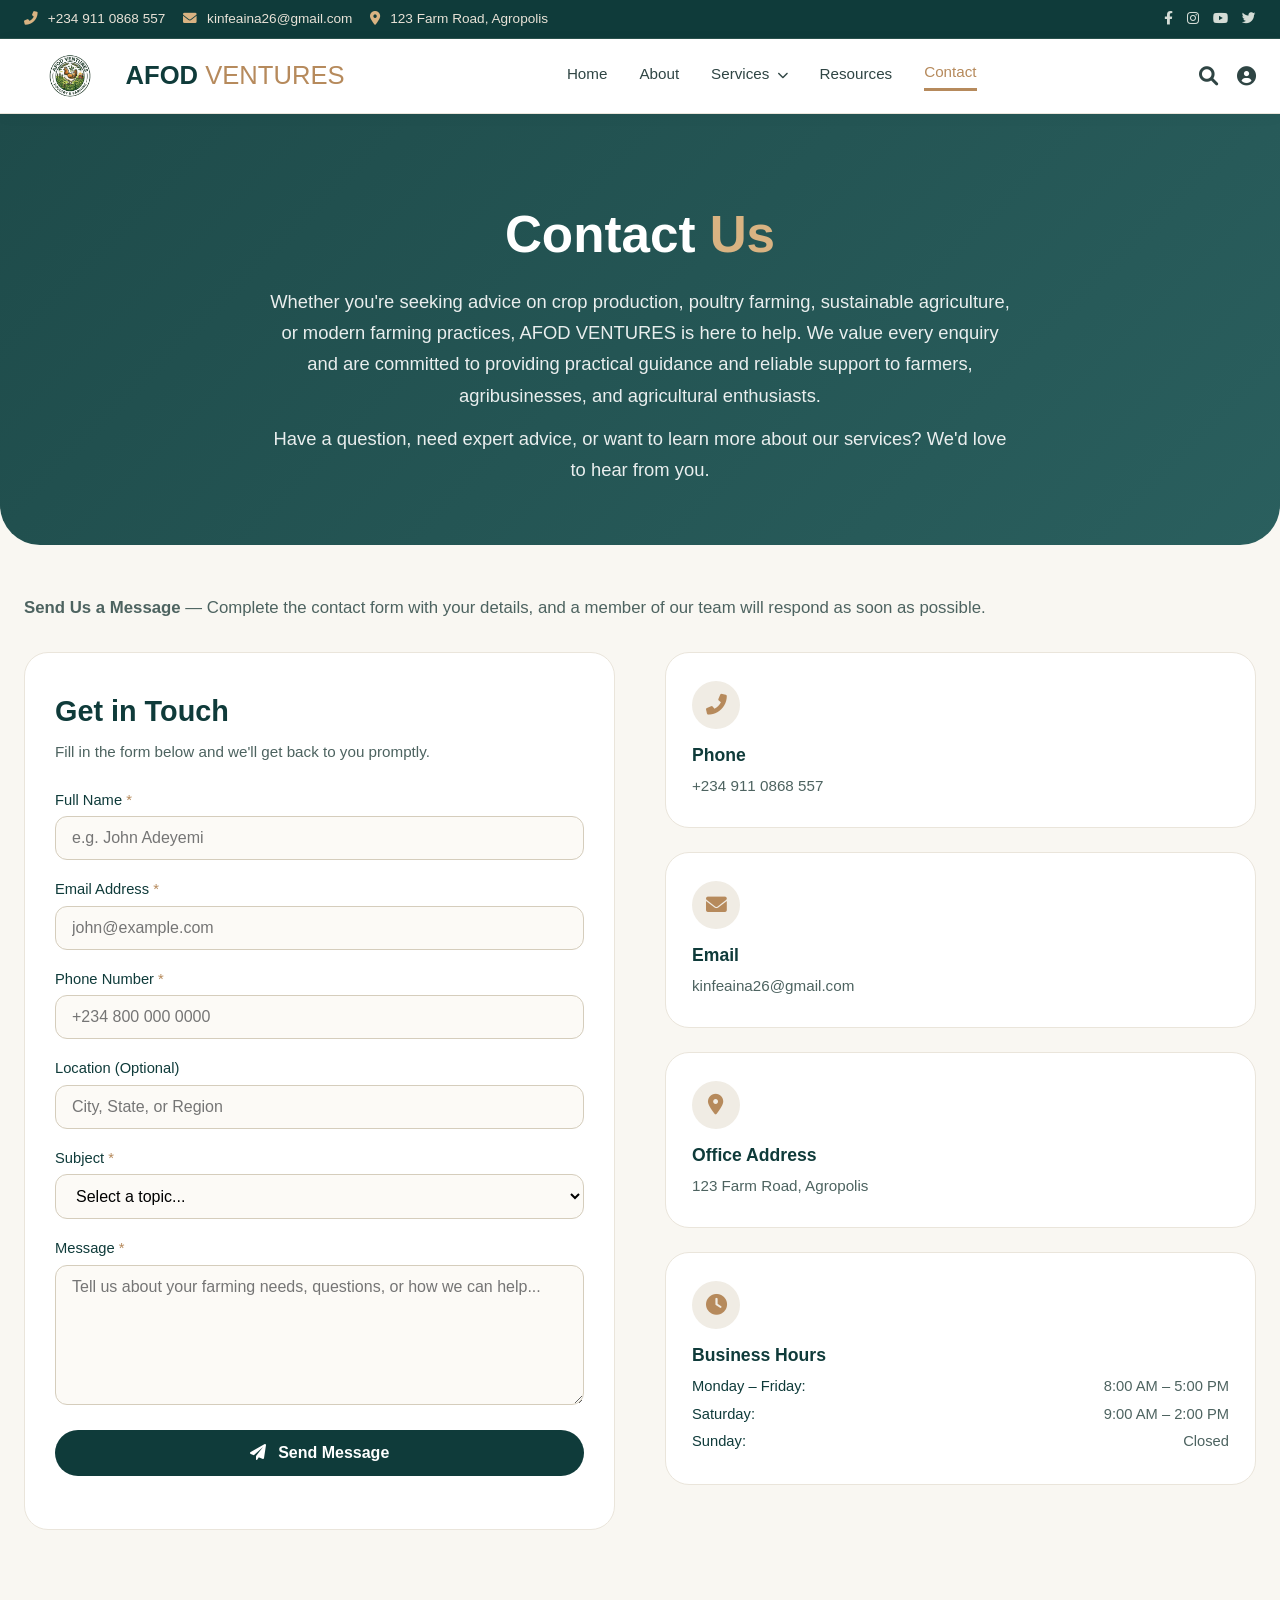
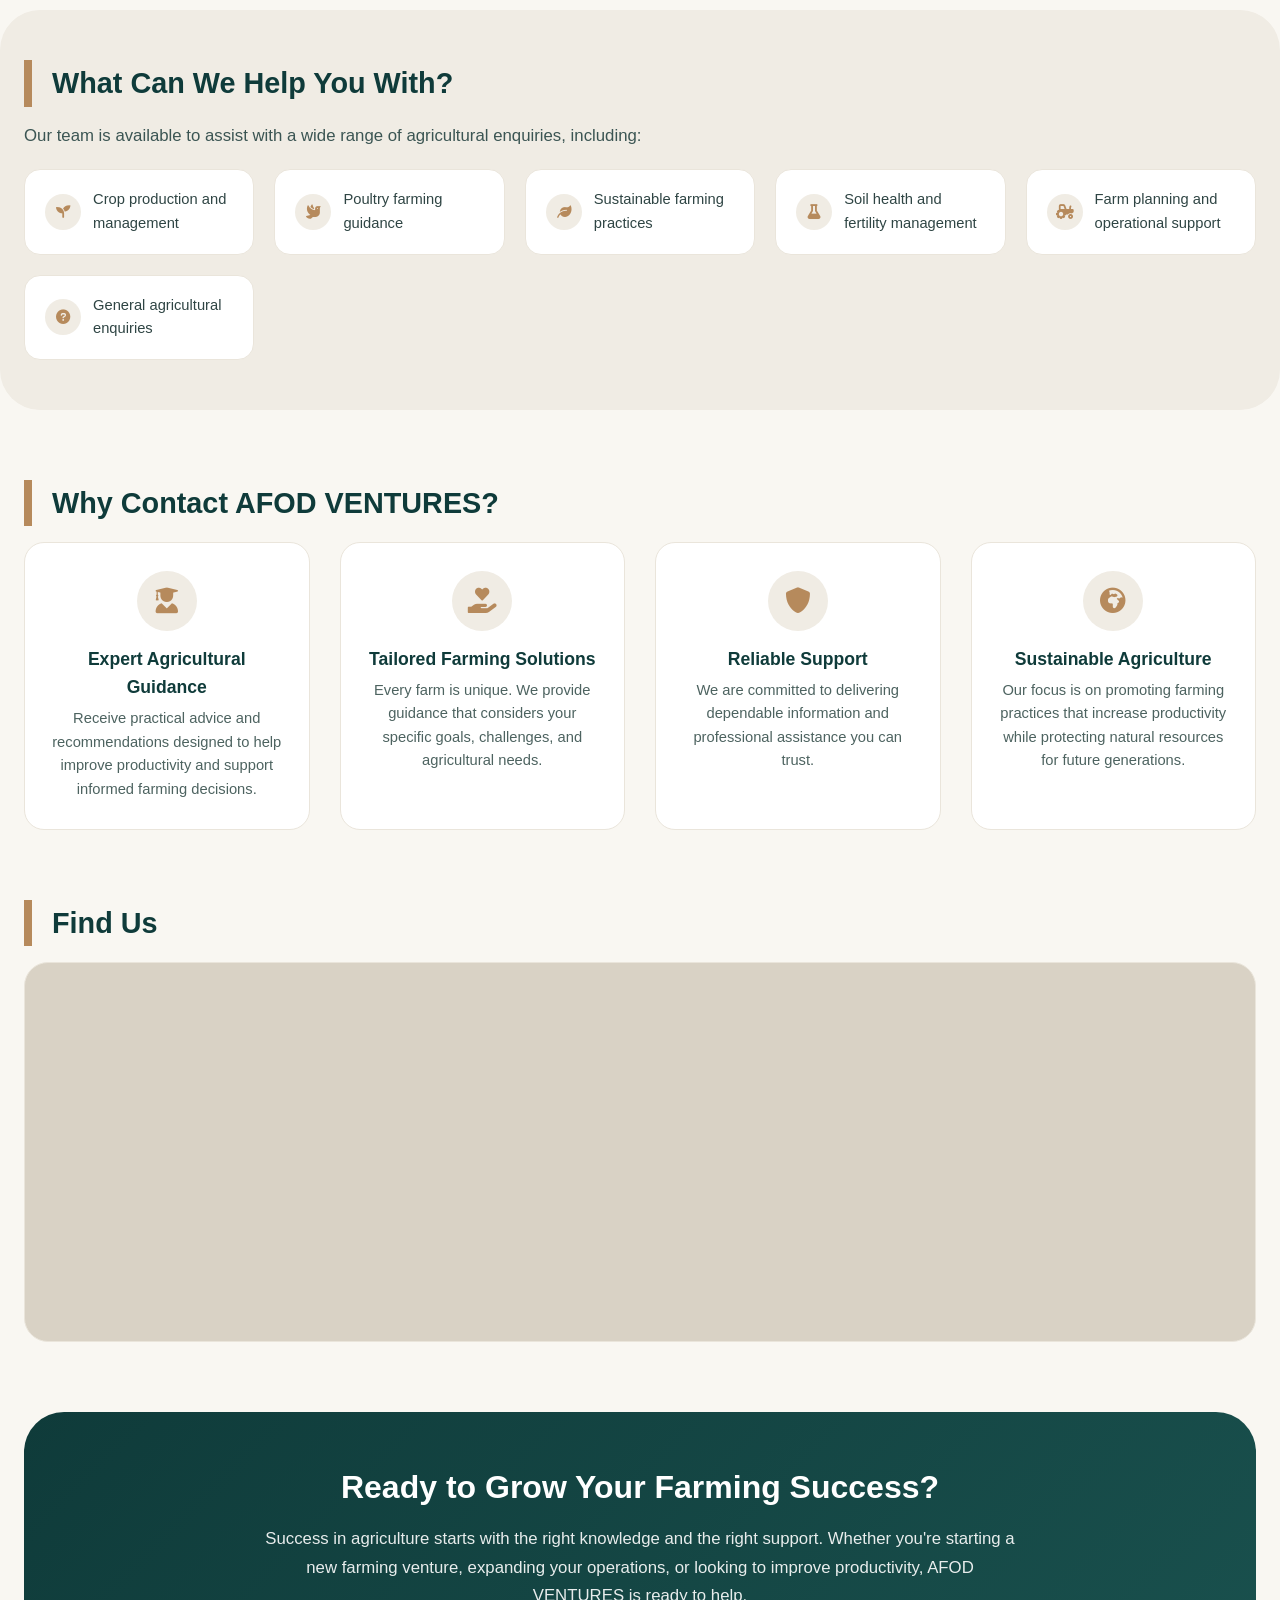
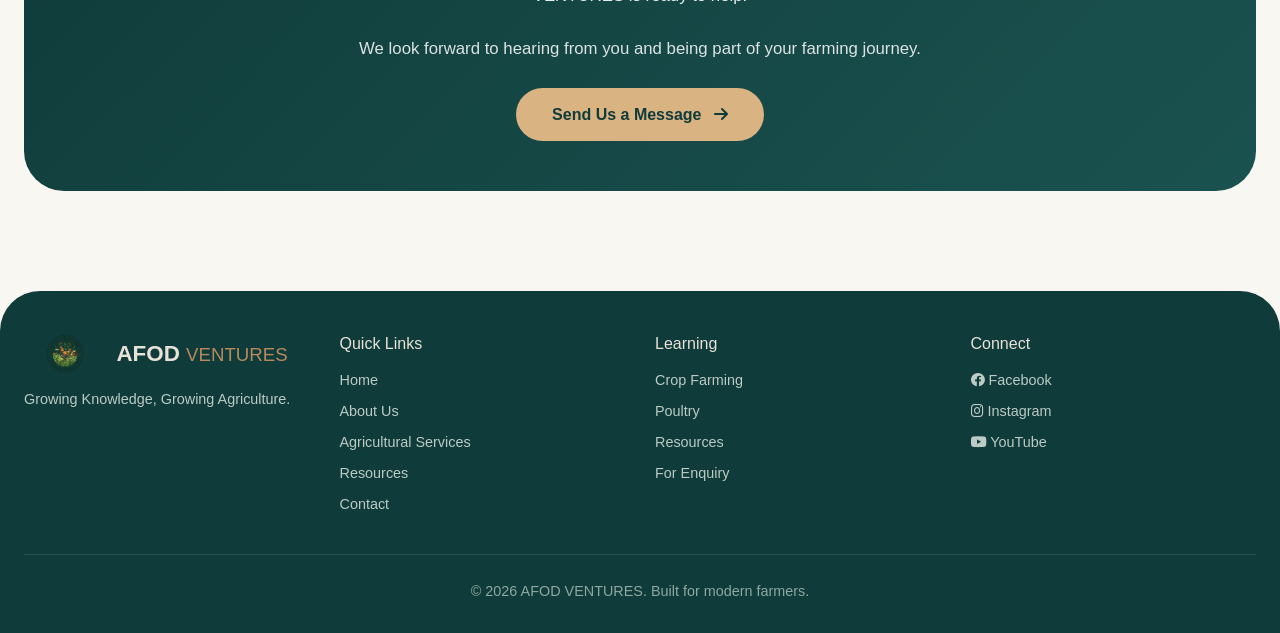
<file: contact.html>
<!DOCTYPE html>
<html lang="en">
<head>
  <meta charset="UTF-8" />
  <meta name="viewport" content="width=device-width, initial-scale=1.0" />
  <title>Contact Us - AFOD VENTURES</title>
  <!-- Font Awesome for social icons -->
  <link rel="stylesheet" href="https://cdnjs.cloudflare.com/ajax/libs/font-awesome/6.0.0-beta3/css/all.min.css" />
  <!-- External CSS -->
  <link rel="stylesheet" href="style.css" />
  <link rel="icon" href="./images/logo image.jpg">
  <style>
    /* ----- CONTACT PAGE SPECIFIC STYLES ----- */

    /* Contact Hero */
    .contact-hero {
      background: linear-gradient(135deg, #1e4b4a 0%, #2a5f5e 100%);
      color: #fff;
      padding: 80px 0 60px;
      border-radius: 0 0 40px 40px;
      text-align: center;
      margin-bottom: 20px;
    }
    .contact-hero h1 {
      font-size: 3.2rem;
      font-weight: 700;
      margin-bottom: 10px;
    }
    .contact-hero h1 span {
      color: #d9b382;
    }
    .contact-hero p {
      font-size: 1.15rem;
      opacity: 0.9;
      max-width: 750px;
      margin: 0 auto;
      line-height: 1.7;
    }

    /* Contact Main Layout */
    .contact-main {
      padding: 30px 0 20px;
    }
    .contact-wrapper {
      display: grid;
      grid-template-columns: 1fr 1fr;
      gap: 50px;
      margin: 30px 0;
    }

    /* Contact Form */
    .contact-form-wrapper {
      background: #fff;
      border-radius: 24px;
      padding: 35px 30px;
      border: 1px solid #eae5db;
    }
    .contact-form-wrapper h2 {
      font-size: 1.8rem;
      color: #0f3b3a;
      margin-bottom: 6px;
    }
    .contact-form-wrapper .form-subtitle {
      color: #4d6360;
      margin-bottom: 24px;
      font-size: 0.95rem;
    }
    .form-group {
      margin-bottom: 18px;
    }
    .form-group label {
      display: block;
      font-weight: 500;
      color: #0f3b3a;
      margin-bottom: 4px;
      font-size: 0.92rem;
    }
    .form-group label .required {
      color: #b68a5c;
    }
    .form-group input,
    .form-group select,
    .form-group textarea {
      width: 100%;
      padding: 12px 16px;
      border-radius: 12px;
      border: 1px solid #d5cdbc;
      background: #fcfaf6;
      font-size: 1rem;
      transition: 0.2s;
      font-family: inherit;
    }
    .form-group input:focus,
    .form-group select:focus,
    .form-group textarea:focus {
      outline: none;
      border-color: #b68a5c;
      box-shadow: 0 0 0 3px rgba(182, 138, 92, 0.15);
    }
    .form-group textarea {
      min-height: 140px;
      resize: vertical;
    }
    .form-group .btn-submit {
      background: #0f3b3a;
      color: #fff;
      border: none;
      padding: 14px 40px;
      border-radius: 50px;
      font-weight: 600;
      cursor: pointer;
      transition: 0.25s;
      font-size: 1rem;
      width: 100%;
    }
    .form-group .btn-submit:hover {
      background: #1a524f;
      transform: translateY(-2px);
      box-shadow: 0 6px 20px rgba(15, 59, 58, 0.3);
    }

    /* Contact Information Sidebar */
    .contact-info-wrapper {
      display: flex;
      flex-direction: column;
      gap: 24px;
    }
    .info-card {
      background: #fff;
      border-radius: 24px;
      padding: 28px 26px;
      border: 1px solid #eae5db;
      transition: 0.2s;
    }
    .info-card:hover {
      border-color: #b68a5c;
    }
    .info-card .info-icon {
      width: 48px;
      height: 48px;
      border-radius: 50%;
      background: #f0ece4;
      display: flex;
      align-items: center;
      justify-content: center;
      font-size: 1.3rem;
      color: #b68a5c;
      margin-bottom: 12px;
    }
    .info-card h4 {
      color: #0f3b3a;
      font-size: 1.1rem;
      margin-bottom: 4px;
    }
    .info-card p,
    .info-card a {
      color: #4d6360;
      font-size: 0.95rem;
      line-height: 1.7;
    }
    .info-card a:hover {
      color: #b68a5c;
    }
    .info-card .hours {
      list-style: none;
      padding: 0;
      margin-top: 4px;
    }
    .info-card .hours li {
      color: #4d6360;
      font-size: 0.92rem;
      padding: 2px 0;
      display: flex;
      justify-content: space-between;
    }
    .info-card .hours li span {
      color: #0f3b3a;
      font-weight: 500;
    }

    /* What We Can Help With */
    .help-section {
      background: #f0ece4;
      padding: 50px 0;
      border-radius: 40px;
      margin: 30px 0;
    }
    .help-section h2 {
      font-size: 1.8rem;
      color: #0f3b3a;
      margin-bottom: 16px;
      border-left: 8px solid #b68a5c;
      padding-left: 20px;
    }
    .help-section .help-intro {
      color: #3b5553;
      font-size: 1.05rem;
      margin-bottom: 20px;
      max-width: 800px;
    }
    .help-grid {
      display: grid;
      grid-template-columns: repeat(auto-fit, minmax(220px, 1fr));
      gap: 20px;
    }
    .help-item {
      background: #fff;
      border-radius: 16px;
      padding: 18px 20px;
      border: 1px solid #eae5db;
      display: flex;
      align-items: center;
      gap: 12px;
      transition: 0.2s;
    }
    .help-item:hover {
      transform: translateX(4px);
      border-color: #b68a5c;
    }
    .help-item .help-icon {
      width: 36px;
      height: 36px;
      border-radius: 50%;
      background: #f0ece4;
      display: flex;
      align-items: center;
      justify-content: center;
      font-size: 0.9rem;
      color: #b68a5c;
      flex-shrink: 0;
    }
    .help-item p {
      color: #2f4544;
      font-size: 0.92rem;
      margin: 0;
    }

    /* Why Contact Us */
    .why-section {
      padding: 40px 0;
    }
    .why-section h2 {
      font-size: 1.8rem;
      color: #0f3b3a;
      margin-bottom: 16px;
      border-left: 8px solid #b68a5c;
      padding-left: 20px;
    }
    .why-grid {
      display: grid;
      grid-template-columns: repeat(auto-fit, minmax(240px, 1fr));
      gap: 30px;
      margin-top: 10px;
    }
    .why-card {
      background: #fff;
      border-radius: 20px;
      padding: 28px 22px;
      border: 1px solid #eae5db;
      transition: 0.25s;
      text-align: center;
    }
    .why-card:hover {
      transform: translateY(-4px);
      box-shadow: 0 8px 24px rgba(0, 0, 0, 0.06);
      border-color: #b68a5c;
    }
    .why-card .why-icon {
      width: 60px;
      height: 60px;
      border-radius: 50%;
      background: #f0ece4;
      margin: 0 auto 14px;
      display: flex;
      align-items: center;
      justify-content: center;
      font-size: 1.6rem;
      color: #b68a5c;
    }
    .why-card h4 {
      color: #0f3b3a;
      font-size: 1.1rem;
      margin-bottom: 6px;
    }
    .why-card p {
      color: #4d6360;
      font-size: 0.92rem;
      line-height: 1.6;
    }

    /* Google Maps */
    .map-section {
      margin: 30px 0;
    }
    .map-section h2 {
      font-size: 1.8rem;
      color: #0f3b3a;
      margin-bottom: 16px;
      border-left: 8px solid #b68a5c;
      padding-left: 20px;
    }
    .map-container {
      border-radius: 24px;
      overflow: hidden;
      border: 1px solid #eae5db;
      background: #d9d2c5;
      height: 380px;
    }
    .map-container iframe {
      width: 100%;
      height: 100%;
      border: none;
      display: block;
    }

    /* Final CTA */
    .final-cta {
      padding: 40px 0 60px;
    }
    .cta-box {
      background: linear-gradient(135deg, #0f3b3a 0%, #1a524f 100%);
      color: #fff;
      border-radius: 40px;
      padding: 50px 40px;
      text-align: center;
    }
    .cta-box h2 {
      font-size: 2rem;
      font-weight: 600;
      margin-bottom: 12px;
    }
    .cta-box p {
      opacity: 0.9;
      font-size: 1.05rem;
      max-width: 750px;
      margin: 0 auto 24px;
      line-height: 1.7;
    }
    .cta-box .btn-primary {
      background: #d9b382;
      color: #0f3b3a;
    }
    .cta-box .btn-primary:hover {
      background: #e8c99e;
    }

    /* ----- DROPDOWN OVERRIDES (nav) ----- */
    .nav-links .dropdown {
      position: relative;
      display: inline-block;
    }
    .nav-links .dropdown-content {
      display: none;
      position: absolute;
      background: #fff;
      min-width: 160px;
      box-shadow: 0 8px 16px rgba(0, 0, 0, 0.1);
      border-radius: 12px;
      padding: 8px 0;
      z-index: 1000;
      top: 100%;
      left: 0;
      border: 1px solid #eae5db;
    }
    .nav-links .dropdown-content a {
      display: block;
      padding: 10px 20px;
      font-size: 0.9rem;
      color: #2f4544;
      border-bottom: none;
      transition: 0.2s;
    }
    .nav-links .dropdown-content a:hover {
      background: #f0ece4;
      color: #b68a5c;
      border-bottom: none;
    }
    .nav-links .dropdown:hover .dropdown-content {
      display: block;
    }
    .nav-links .dropdown > a {
      cursor: pointer;
    }
    .nav-links .dropdown > a i {
      font-size: 0.7rem;
      margin-left: 4px;
    }

    /* ----- RESPONSIVE OVERRIDES ----- */
    @media (max-width: 900px) {
      /* Ensure hamburger is visible */
      .menu-toggle {
        display: block !important;
      }

      /* Navigation links - hidden by default, shown when toggled */
      .nav-links {
        display: none !important;
        width: 100%;
        flex-direction: column;
        align-items: center;
        gap: 0.8rem;
        padding: 20px 0 10px;
        border-top: 1px solid #eae5db;
        margin-top: 16px;
      }
      .nav-links.open {
        display: flex !important;
      }

      /* Dropdown on mobile - separate arrow click from link click */
      .nav-links .dropdown {
        position: relative;
        width: 100%;
        text-align: center;
      }
      .nav-links .dropdown > a {
        display: inline-block;
        padding: 0 4px;
      }
      .nav-links .dropdown > a i {
        display: inline-block;
        font-size: 0.7rem;
        margin-left: 4px;
        cursor: pointer;
        padding: 4px 8px;
        transition: transform 0.3s ease;
      }
      .nav-links .dropdown.open > a i {
        transform: rotate(180deg);
      }
      .nav-links .dropdown-content {
        position: static;
        box-shadow: none;
        border: none;
        padding: 0 0 0 16px;
        background: transparent;
        display: none;
        width: 100%;
      }
      .nav-links .dropdown.open .dropdown-content {
        display: block;
      }
      .nav-links .dropdown-content a {
        color: #2f4544;
        padding: 6px 0;
        text-align: center;
      }
      .nav-links .dropdown-content a:hover {
        background: transparent;
        color: #b68a5c;
      }

      .contact-hero h1 {
        font-size: 2.4rem;
      }
      .cta-box h2 {
        font-size: 1.6rem;
      }
      .help-grid {
        grid-template-columns: 1fr 1fr;
      }
    }

    @media (max-width: 600px) {
      .contact-hero h1 {
        font-size: 2rem;
      }
      .contact-hero p {
        font-size: 1rem;
      }
      .contact-form-wrapper {
        padding: 24px 18px;
      }
      .contact-form-wrapper h2 {
        font-size: 1.4rem;
      }
      .contact-info-wrapper {
        flex-direction: column;
      }
      .info-card {
        min-width: auto;
      }
      .help-grid {
        grid-template-columns: 1fr;
      }
      .why-grid {
        grid-template-columns: 1fr;
      }
      .cta-box {
        padding: 32px 20px;
      }
      .cta-box h2 {
        font-size: 1.3rem;
      }
      .cta-box p {
        font-size: 0.95rem;
      }
      .map-container {
        height: 250px;
      }
      .contact-wrapper {
        gap: 20px;
      }
    }

    @media (max-width: 400px) {
      .contact-form-wrapper {
        padding: 18px 14px;
      }
      .form-group input,
      .form-group select,
      .form-group textarea {
        padding: 10px 12px;
        font-size: 0.9rem;
      }
      .info-card {
        padding: 20px 18px;
      }
    }
  </style>
</head>
<body>

  <!-- TOP BAR -->
  <div class="top-bar">
    <div class="container">
      <div class="contact-info">
        <span><i class="fas fa-phone-alt"></i> +234 911 0868 557</span>
        <span><i class="fas fa-envelope"></i> kinfeaina26@gmail.com</span>
        <span><i class="fas fa-map-marker-alt"></i> 123 Farm Road, Agropolis</span>
      </div>
      <div class="social-icons">
        <a href="#"><i class="fab fa-facebook-f"></i></a>
        <a href="#"><i class="fab fa-instagram"></i></a>
        <a href="#"><i class="fab fa-youtube"></i></a>
        <a href="#"><i class="fab fa-twitter"></i></a>
      </div>
    </div>
  </div>

  <!-- HEADER / NAV -->
  <header class="site-header">
    <div class="container header-inner">
      <div class="logo">
        <img src="./images/logo_image.jpg" alt="AFOD VENTURES Logo" />
        <span>AFOD <span class="logo-highlight">VENTURES</span></span>
      </div>
      <button class="menu-toggle" aria-label="Toggle menu">
        <i class="fas fa-bars"></i>
      </button>
      <nav class="nav-links" id="mainNav">
        <a href="index.html">Home</a>
        <a href="about.html">About</a>
        <div class="dropdown" id="servicesDropdown">
          <a href="services.html">Services <i class="fas fa-chevron-down" id="dropdownArrow"></i></a>
          <div class="dropdown-content">
            <a href="crop.html">Crops</a>
            <a href="poultry.html">Poultry</a>
          </div>
        </div>
        <a href="resources.html">Resources</a>
        <a href="contact.html" class="active">Contact</a>
      </nav>
      <div class="header-actions">
        <i class="fas fa-search" id="searchIcon"></i>
        <i class="fas fa-user-circle" id="userIcon"></i>
      </div>
    </div>
  </header>

  <!-- CONTACT HERO -->
  <section class="contact-hero">
    <div class="container">
      <h1>Contact <span>Us</span></h1>
      <p>
        Whether you're seeking advice on crop production, poultry farming, sustainable agriculture, or modern farming practices, AFOD VENTURES is here to help. We value every enquiry and are committed to providing practical guidance and reliable support to farmers, agribusinesses, and agricultural enthusiasts.
      </p>
      <p style="margin-top: 12px;">
        Have a question, need expert advice, or want to learn more about our services? We'd love to hear from you.
      </p>
    </div>
  </section>

  <!-- CONTACT MAIN -->
  <section class="contact-main">
    <div class="container">
      <!-- Send Us a Message -->
      <p style="color: #4d6360; font-size: 1.05rem; margin-bottom: 10px;">
        <strong>Send Us a Message</strong> — Complete the contact form with your details, and a member of our team will respond as soon as possible.
      </p>

      <div class="contact-wrapper">
        <!-- LEFT: Contact Form -->
        <div class="contact-form-wrapper">
          <h2>Get in Touch</h2>
          <p class="form-subtitle">Fill in the form below and we'll get back to you promptly.</p>
          <form id="contactForm">
            <div class="form-group">
              <label>Full Name <span class="required">*</span></label>
              <input type="text" placeholder="e.g. John Adeyemi" required />
            </div>
            <div class="form-group">
              <label>Email Address <span class="required">*</span></label>
              <input type="email" placeholder="john@example.com" required />
            </div>
            <div class="form-group">
              <label>Phone Number <span class="required">*</span></label>
              <input type="tel" placeholder="+234 800 000 0000" required />
            </div>
            <div class="form-group">
              <label>Location (Optional)</label>
              <input type="text" placeholder="City, State, or Region" />
            </div>
            <div class="form-group">
              <label>Subject <span class="required">*</span></label>
              <select required>
                <option value="">Select a topic...</option>
                <option value="crop">Crop Production &amp; Management</option>
                <option value="poultry">Poultry Farming Guidance</option>
                <option value="sustainable">Sustainable Farming Practices</option>
                <option value="soil">Soil Health &amp; Fertility</option>
                <option value="planning">Farm Planning &amp; Operations</option>
                <option value="general">General Agricultural Enquiry</option>
                <option value="other">Other</option>
              </select>
            </div>
            <div class="form-group">
              <label>Message <span class="required">*</span></label>
              <textarea placeholder="Tell us about your farming needs, questions, or how we can help..." required></textarea>
            </div>
            <div class="form-group">
              <button type="submit" class="btn-submit"><i class="fas fa-paper-plane" style="margin-right: 8px;"></i> Send Message</button>
            </div>
          </form>
        </div>

        <!-- RIGHT: Contact Information -->
        <div class="contact-info-wrapper">
          <div class="info-card">
            <div class="info-icon"><i class="fas fa-phone-alt"></i></div>
            <h4>Phone</h4>
            <p><a href="tel:+2349110868557">+234 911 0868 557</a></p>
          </div>
          <div class="info-card">
            <div class="info-icon"><i class="fas fa-envelope"></i></div>
            <h4>Email</h4>
            <p><a href="mailto:kinfeaina26@gmail.com">kinfeaina26@gmail.com</a></p>
          </div>
          <div class="info-card">
            <div class="info-icon"><i class="fas fa-map-marker-alt"></i></div>
            <h4>Office Address</h4>
            <p>123 Farm Road, Agropolis</p>
          </div>
          <div class="info-card">
            <div class="info-icon"><i class="fas fa-clock"></i></div>
            <h4>Business Hours</h4>
            <ul class="hours">
              <li><span>Monday – Friday:</span> 8:00 AM – 5:00 PM</li>
              <li><span>Saturday:</span> 9:00 AM – 2:00 PM</li>
              <li><span>Sunday:</span> Closed</li>
            </ul>
          </div>
        </div>
      </div>
    </div>
  </section>

  <!-- WHAT CAN WE HELP WITH -->
  <section class="help-section">
    <div class="container">
      <h2>What Can We Help You With?</h2>
      <p class="help-intro">
        Our team is available to assist with a wide range of agricultural enquiries, including:
      </p>
      <div class="help-grid">
        <div class="help-item">
          <div class="help-icon"><i class="fas fa-seedling"></i></div>
          <p>Crop production and management</p>
        </div>
        <div class="help-item">
          <div class="help-icon"><i class="fas fa-dove"></i></div>
          <p>Poultry farming guidance</p>
        </div>
        <div class="help-item">
          <div class="help-icon"><i class="fas fa-leaf"></i></div>
          <p>Sustainable farming practices</p>
        </div>
        <div class="help-item">
          <div class="help-icon"><i class="fas fa-flask"></i></div>
          <p>Soil health and fertility management</p>
        </div>
        <div class="help-item">
          <div class="help-icon"><i class="fas fa-tractor"></i></div>
          <p>Farm planning and operational support</p>
        </div>
        <div class="help-item">
          <div class="help-icon"><i class="fas fa-question-circle"></i></div>
          <p>General agricultural enquiries</p>
        </div>
      </div>
    </div>
  </section>

  <!-- WHY CONTACT AFOD VENTURES -->
  <section class="why-section">
    <div class="container">
      <h2>Why Contact AFOD VENTURES?</h2>
      <div class="why-grid">
        <div class="why-card">
          <div class="why-icon"><i class="fas fa-user-graduate"></i></div>
          <h4>Expert Agricultural Guidance</h4>
          <p>Receive practical advice and recommendations designed to help improve productivity and support informed farming decisions.</p>
        </div>
        <div class="why-card">
          <div class="why-icon"><i class="fas fa-hand-holding-heart"></i></div>
          <h4>Tailored Farming Solutions</h4>
          <p>Every farm is unique. We provide guidance that considers your specific goals, challenges, and agricultural needs.</p>
        </div>
        <div class="why-card">
          <div class="why-icon"><i class="fas fa-shield-alt"></i></div>
          <h4>Reliable Support</h4>
          <p>We are committed to delivering dependable information and professional assistance you can trust.</p>
        </div>
        <div class="why-card">
          <div class="why-icon"><i class="fas fa-globe-africa"></i></div>
          <h4>Sustainable Agriculture</h4>
          <p>Our focus is on promoting farming practices that increase productivity while protecting natural resources for future generations.</p>
        </div>
      </div>
    </div>
  </section>

  <!-- GOOGLE MAPS -->
  <section class="map-section">
    <div class="container">
      <h2>Find Us</h2>
      <div class="map-container">
        <iframe
          src="https://www.google.com/maps/embed?pb=!1m18!1m12!1m3!1d15834.60612712018!2d3.3792057!3d6.4658492!2m3!1f0!2f0!3f0!3m2!1i1024!2i768!4f13.1!3m3!1m2!1s0x103b93b6d4b0f4e5%3A0x3e3d4f7d6f9f7a5!2sLagos%2C%20Nigeria!5e0!3m2!1sen!2sng!4v1710000000000"
          allowfullscreen=""
          loading="lazy"
          referrerpolicy="no-referrer-when-downgrade"
          title="AFOD VENTURES Location Map"
        ></iframe>
      </div>
    </div>
  </section>

  <!-- FINAL CALL TO ACTION -->
  <section class="final-cta">
    <div class="container">
      <div class="cta-box">
        <h2>Ready to Grow Your Farming Success?</h2>
        <p>
          Success in agriculture starts with the right knowledge and the right support. Whether you're starting a new farming venture, expanding your operations, or looking to improve productivity, AFOD VENTURES is ready to help.
        </p>
        <p style="opacity: 0.85; margin-bottom: 24px;">
          We look forward to hearing from you and being part of your farming journey.
        </p>
        <a href="#contactForm" class="btn-primary">Send Us a Message <i class="fas fa-arrow-right" style="margin-left: 8px;"></i></a>
      </div>
    </div>
  </section>

  <!-- FOOTER -->
  <footer class="site-footer">
    <div class="container">
      <div class="footer-grid">
        <div>
          <div class="footer-logo">
            <img src="./images/logo_image.jpg" alt="AFOD VENTURES Logo" />
            <span>AFOD <small>VENTURES</small></span>
          </div>
          <p style="color: #bccbc4; font-size: 0.9rem;">Growing Knowledge, Growing Agriculture.</p>
        </div>
        <div>
          <h4>Quick Links</h4>
          <a href="index.html">Home</a>
          <a href="about.html">About Us</a>
          <a href="services.html">Agricultural Services</a>
          <a href="resources.html">Resources</a>
          <a href="contact.html">Contact</a>
        </div>
        <div>
          <h4>Learning</h4>
          <a href="crop.html">Crop Farming</a>
          <a href="poultry.html">Poultry</a>
          <a href="resources.html">Resources</a>
          <a href="contact.html">For Enquiry</a>
        </div>
        <div>
          <h4>Connect</h4>
          <a href="#"><i class="fab fa-facebook"></i> Facebook</a>
          <a href="#"><i class="fab fa-instagram"></i> Instagram</a>
          <a href="#"><i class="fab fa-youtube"></i> YouTube</a>
        </div>
      </div>
      <div class="footer-bottom">
        <p>&copy; 2026 AFOD VENTURES. Built for modern farmers.</p>
      </div>
    </div>
  </footer>

  <script>
    // ----- HAMBURGER MENU TOGGLE -----
    document.querySelector('.menu-toggle')?.addEventListener('click', function() {
      const nav = document.getElementById('mainNav');
      nav.classList.toggle('open');
    });

    // ----- MOBILE DROPDOWN TOGGLE (click on arrow toggles open/close) -----
    const dropdownArrow = document.getElementById('dropdownArrow');
    const servicesDropdown = document.getElementById('servicesDropdown');

    if (dropdownArrow) {
      dropdownArrow.addEventListener('click', function(e) {
        e.stopPropagation();
        e.preventDefault();
        // Only toggle on mobile
        if (window.innerWidth <= 900) {
          servicesDropdown.classList.toggle('open');
        }
      });
    }

    // ----- SERVICES LINK - navigates to services page -----
    const servicesLink = document.querySelector('#servicesDropdown > a');
    if (servicesLink) {
      servicesLink.addEventListener('click', function(e) {
        // On mobile, if the dropdown is open, close it and navigate
        if (window.innerWidth <= 900) {
          if (servicesDropdown.classList.contains('open')) {
            servicesDropdown.classList.remove('open');
          }
          // Allow navigation to proceed
          return true;
        }
        // On desktop, allow navigation
        return true;
      });
    }

    // ----- CLOSE DROPDOWN WHEN CLICKING OUTSIDE -----
    document.addEventListener('click', function(e) {
      if (window.innerWidth <= 900) {
        const dropdown = document.getElementById('servicesDropdown');
        const isClickInside = dropdown?.contains(e.target);
        if (!isClickInside && dropdown) {
          dropdown.classList.remove('open');
        }
      }
    });

    // ----- CONTACT FORM SUBMISSION -----
    document.getElementById('contactForm')?.addEventListener('submit', function(e) {
      e.preventDefault();
      alert('✅ Thank you for contacting AFOD VENTURES! Our team will respond within 24 hours.');
      this.reset();
    });

    // ----- SEARCH & USER ICON ALERTS -----
    document.getElementById('searchIcon')?.addEventListener('click', () => alert('🔍 Search functionality coming soon.'));
    document.getElementById('userIcon')?.addEventListener('click', () => alert('👤 Member area coming soon.'));
  </script>
</body>
</html>
</file>
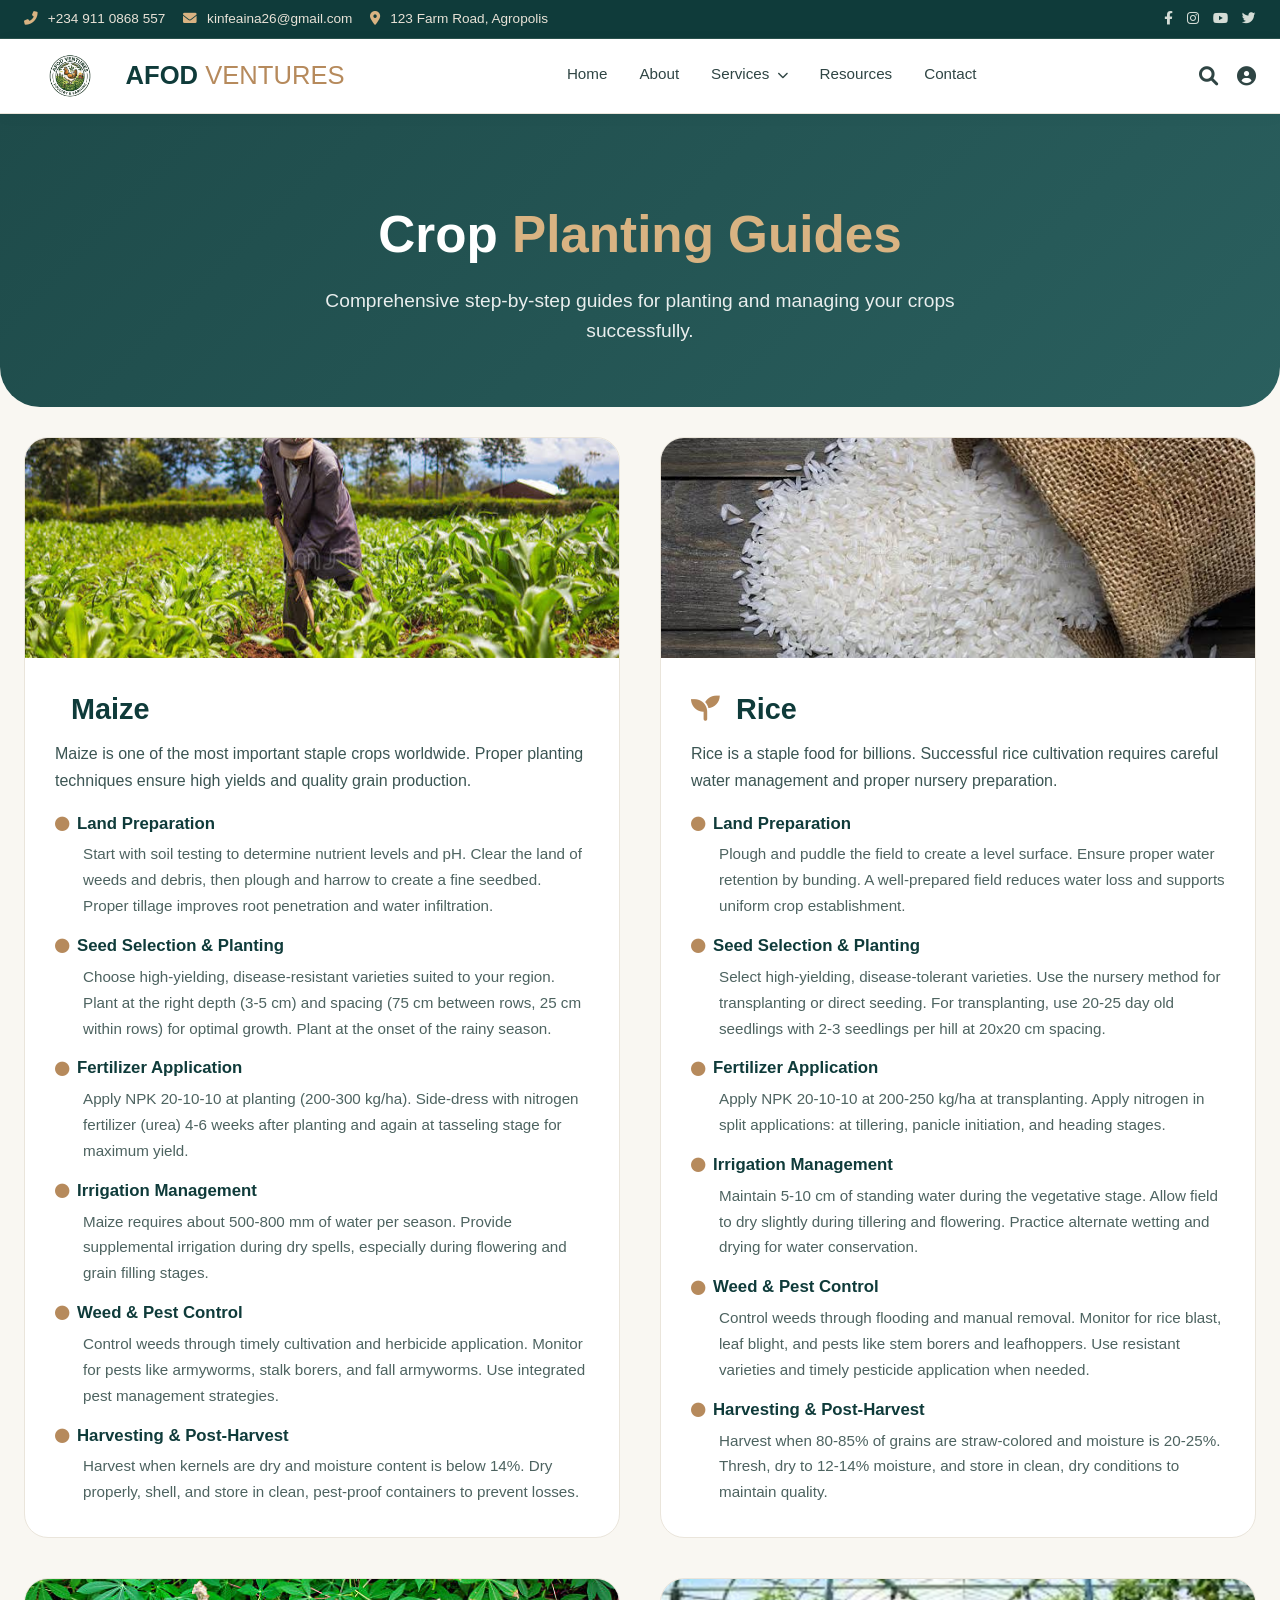
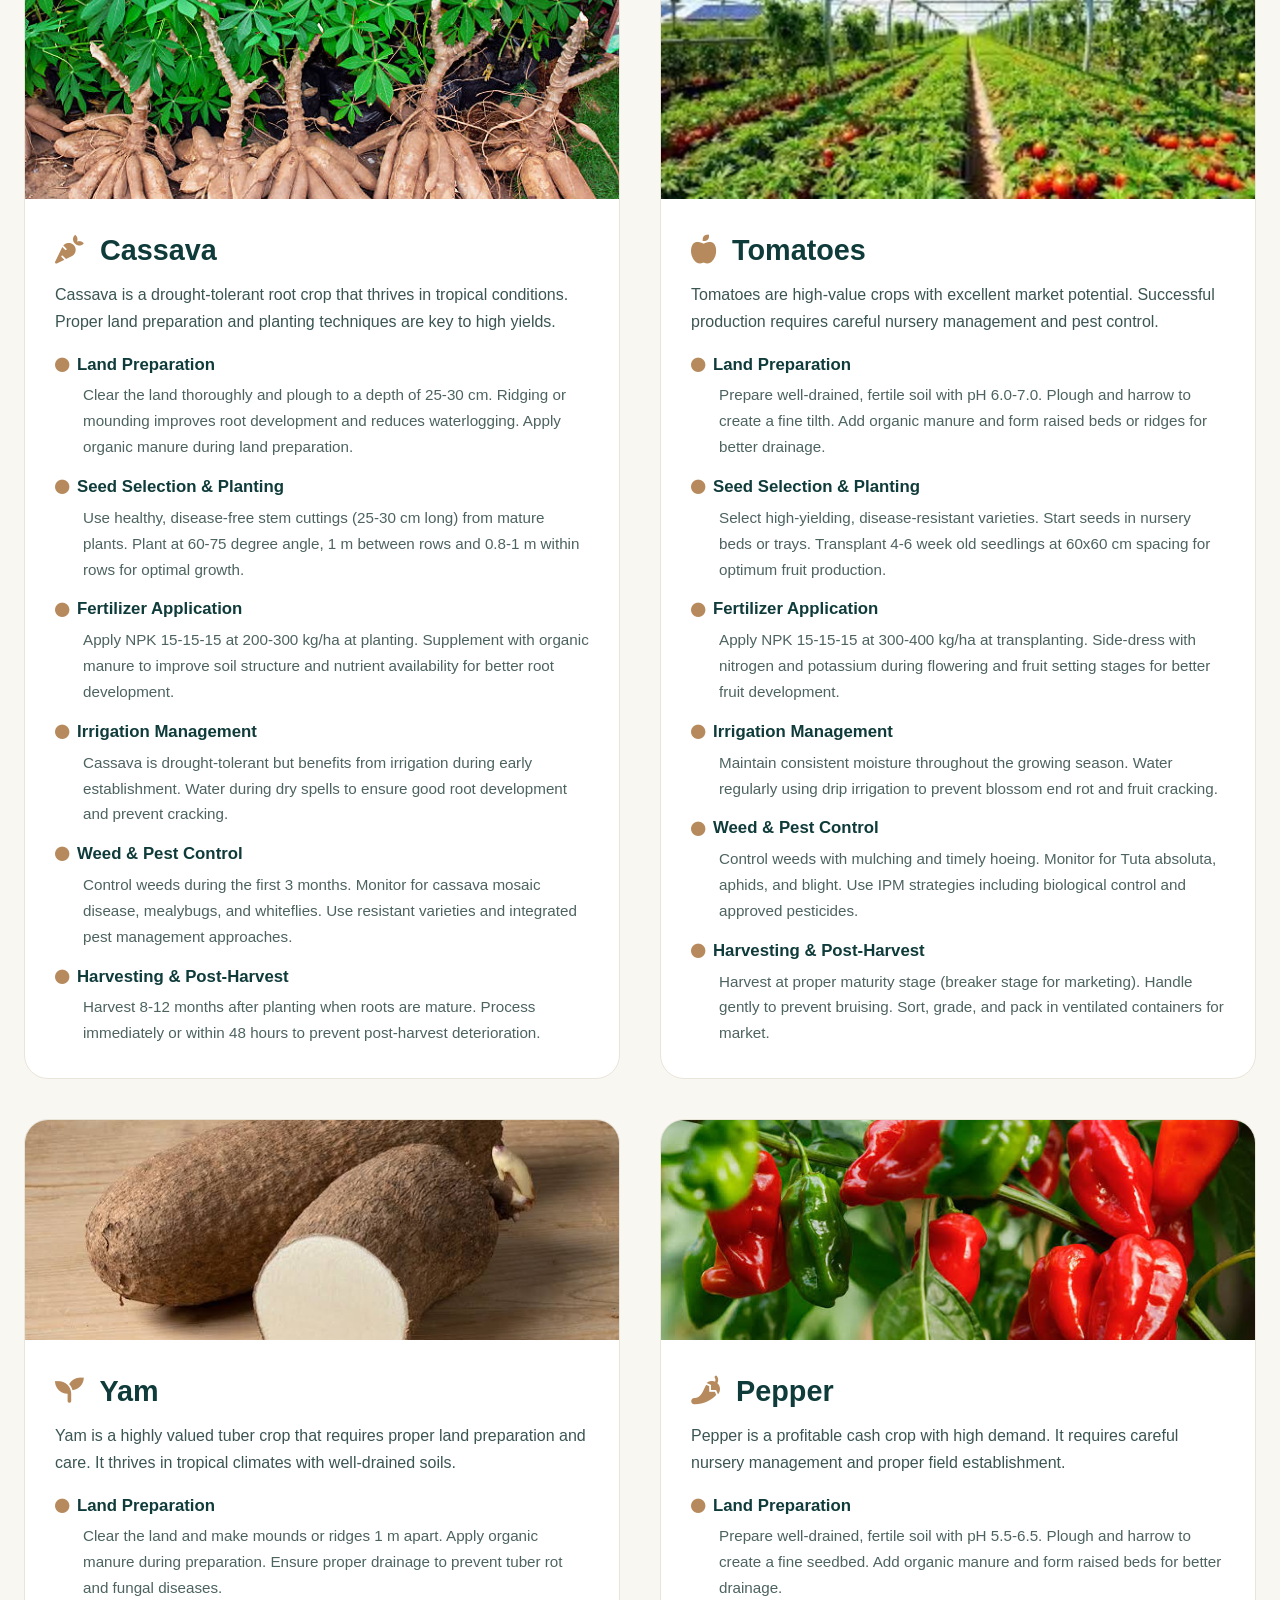
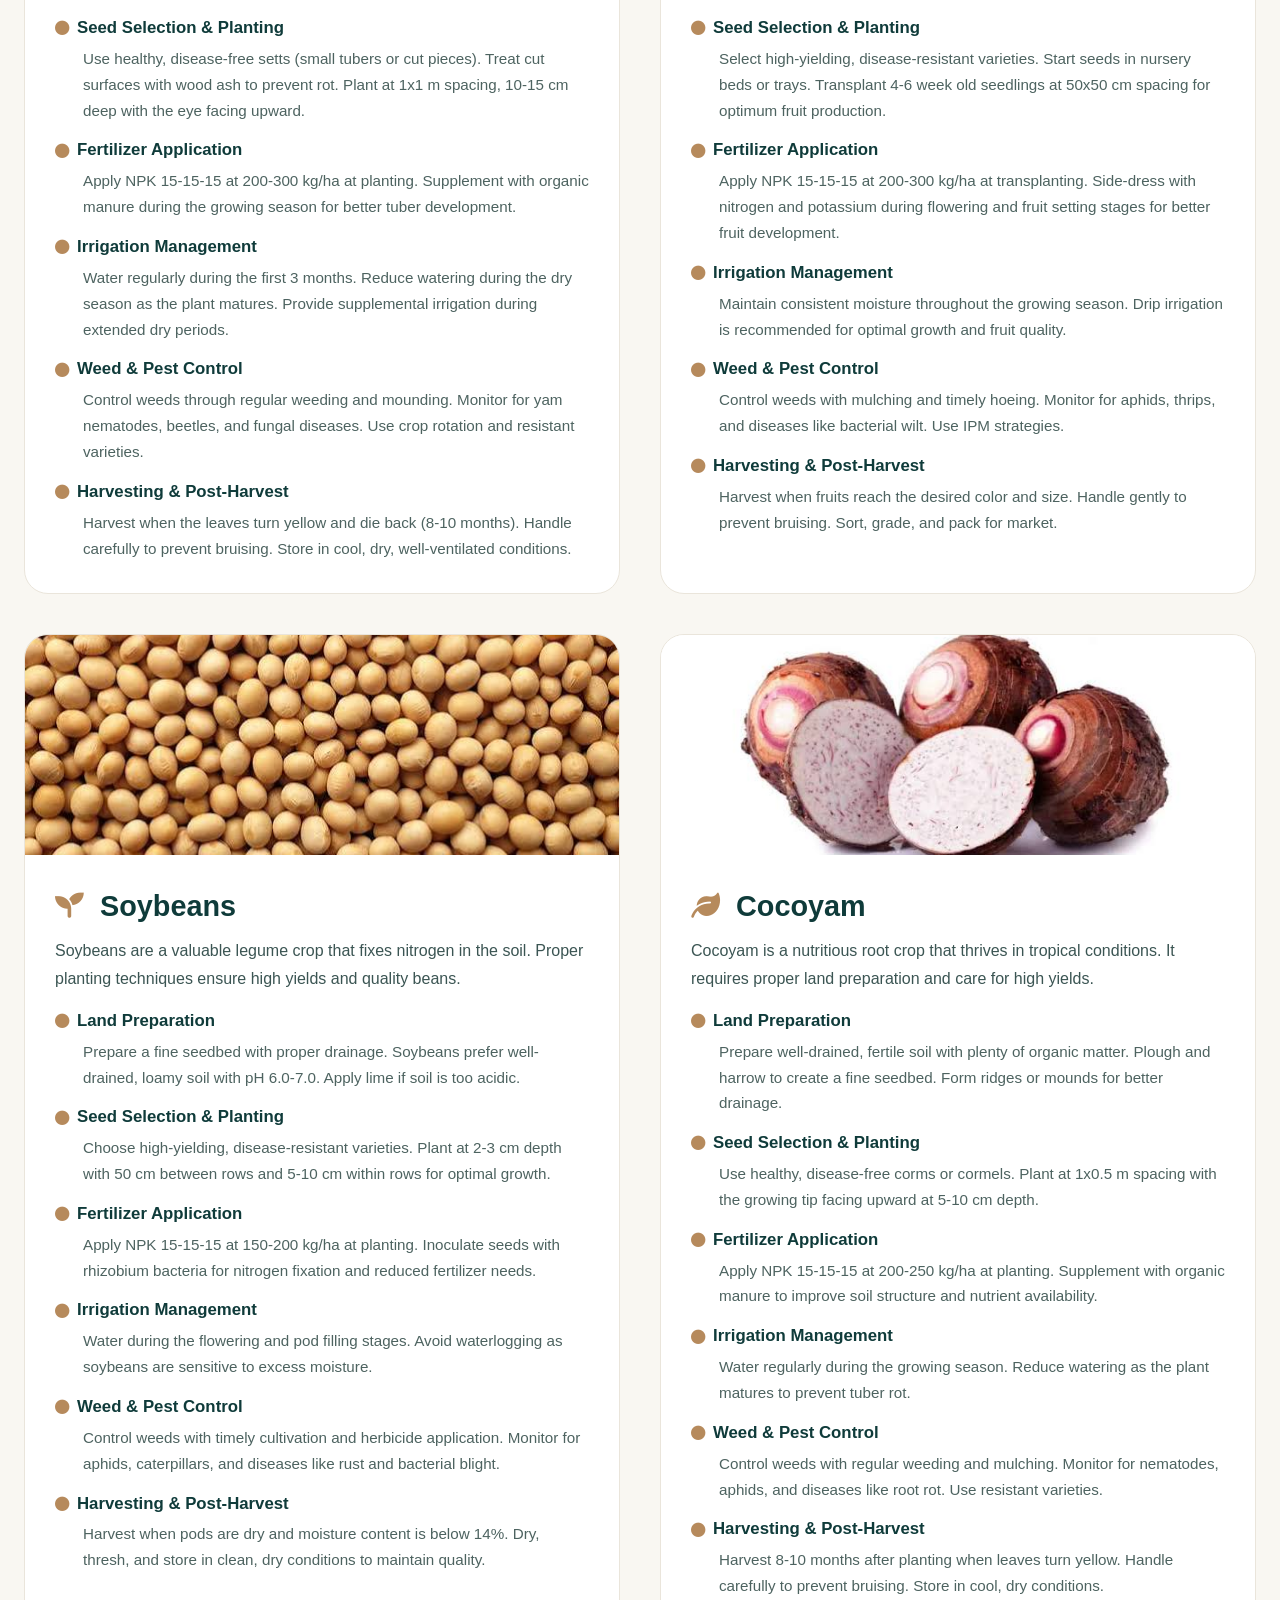
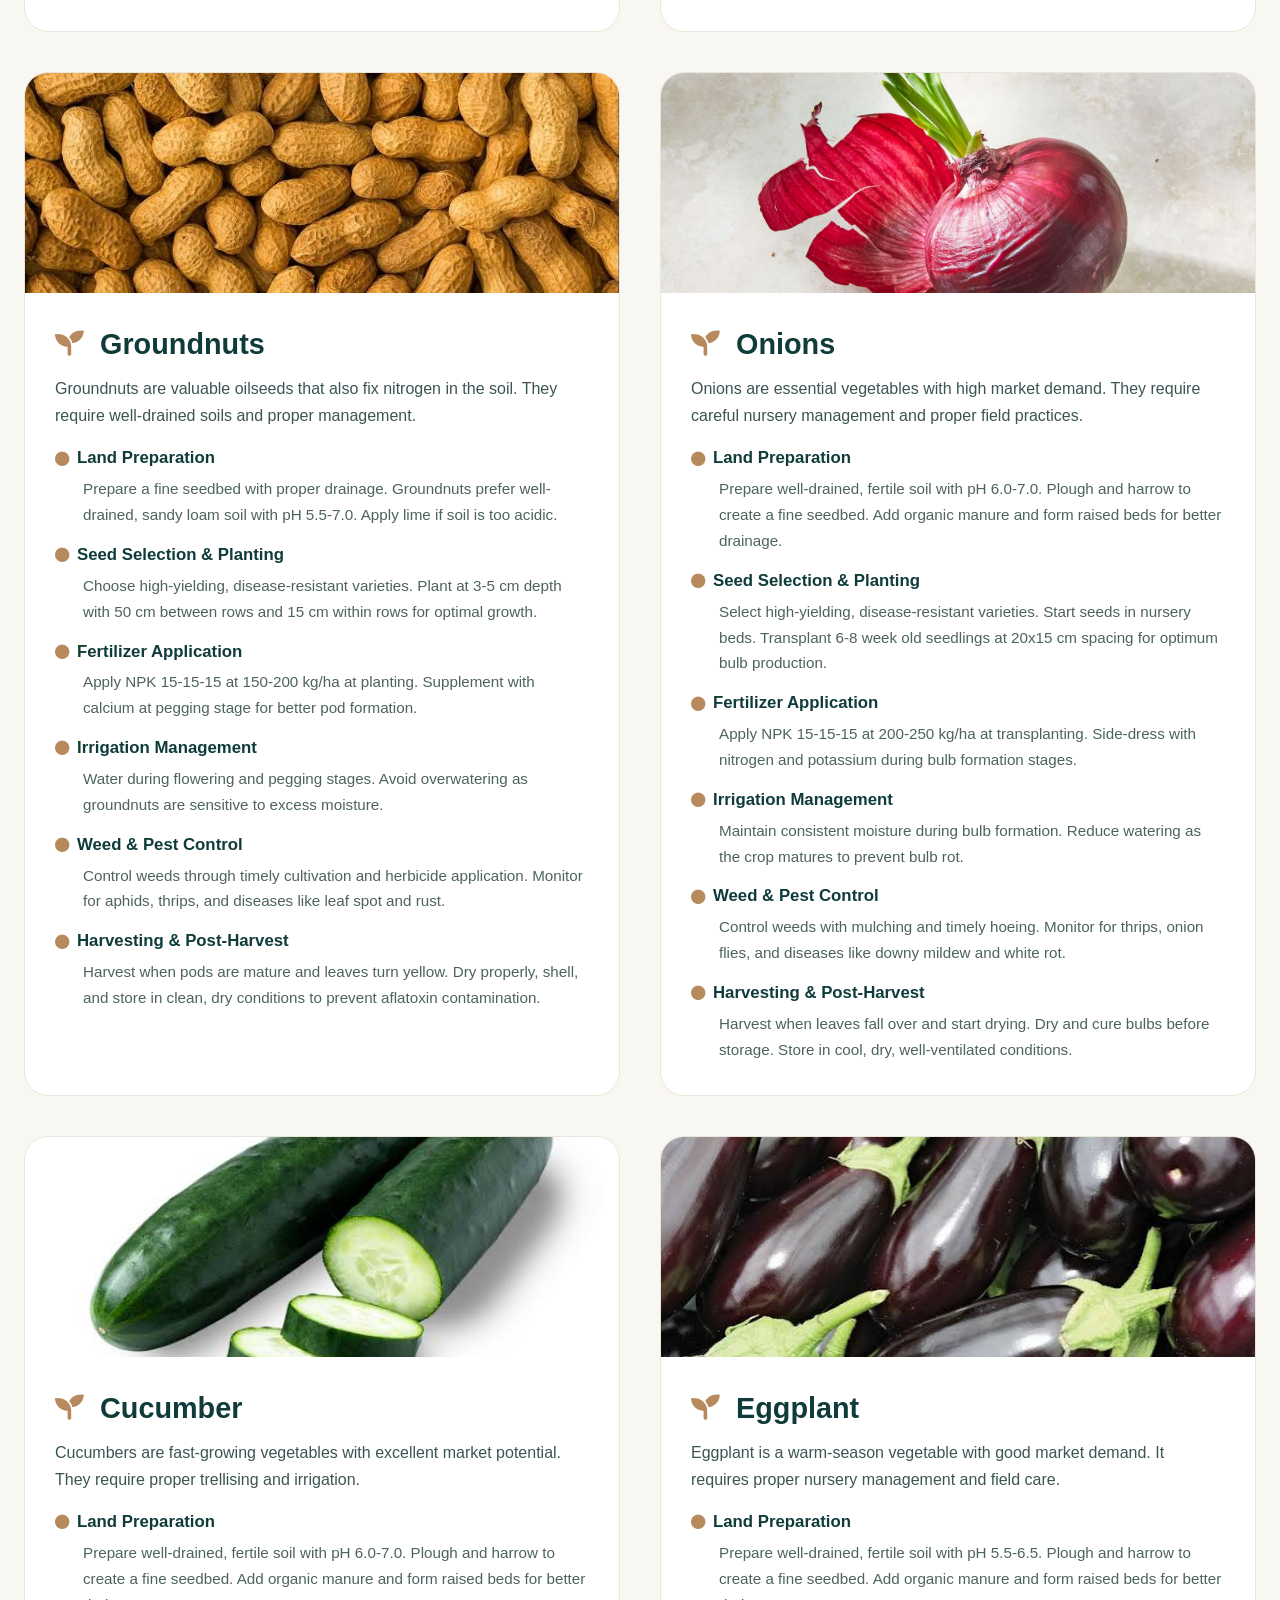
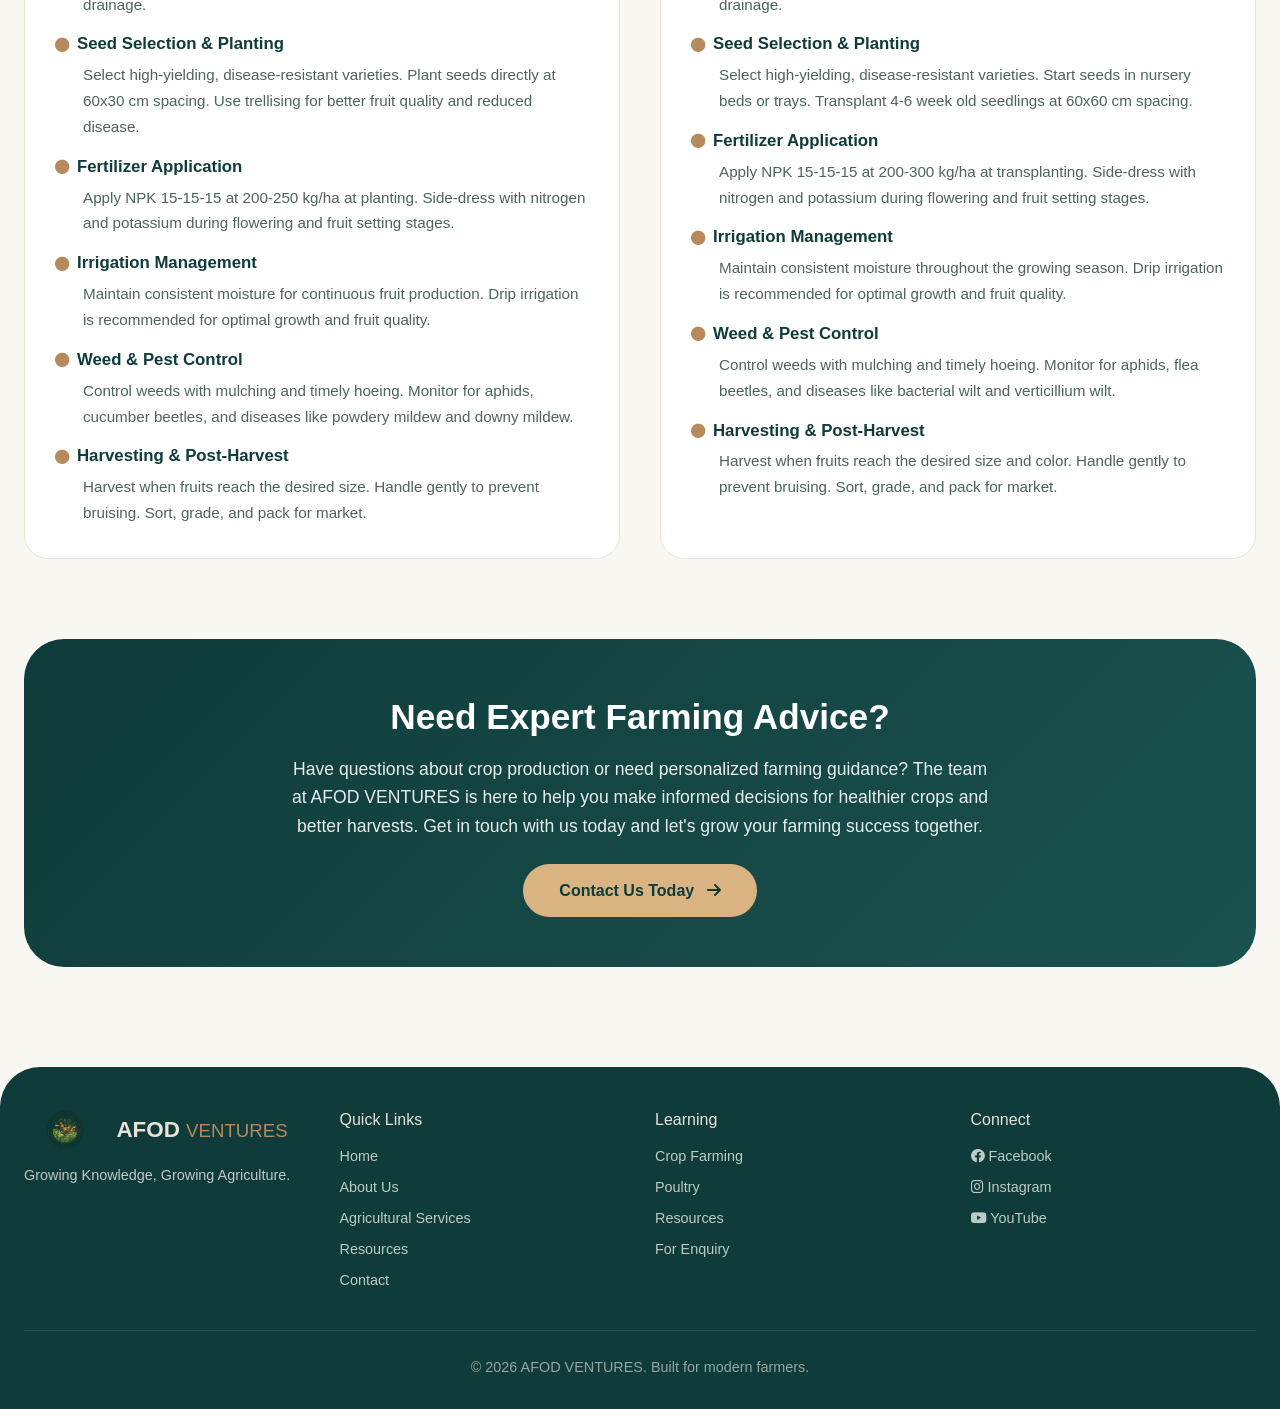
<file: crop.html>
<!DOCTYPE html>
<html lang="en">
<head>
  <meta charset="UTF-8" />
  <meta name="viewport" content="width=device-width, initial-scale=1.0" />
  <title>Crops - AFOD VENTURES</title>
  <!-- Font Awesome for social icons -->
  <link rel="stylesheet" href="https://cdnjs.cloudflare.com/ajax/libs/font-awesome/6.0.0-beta3/css/all.min.css" />
  <!-- External CSS -->
  <link rel="stylesheet" href="style.css" />
  <link rel="icon" href="./images/logo image.jpg">
  <style>
    /* ----- CROP PAGE SPECIFIC STYLES ----- */

    /* Crop Hero */
    .crop-hero {
      background: linear-gradient(135deg, #1e4b4a 0%, #2a5f5e 100%);
      color: #fff;
      padding: 80px 0 60px;
      border-radius: 0 0 40px 40px;
      text-align: center;
      margin-bottom: 20px;
    }
    .crop-hero h1 {
      font-size: 3.2rem;
      font-weight: 700;
      margin-bottom: 10px;
    }
    .crop-hero h1 span {
      color: #d9b382;
    }
    .crop-hero p {
      font-size: 1.2rem;
      opacity: 0.9;
      max-width: 650px;
      margin: 0 auto;
    }

    /* Crop Grid */
    .crop-grid {
      display: grid;
      grid-template-columns: 1fr 1fr;
      gap: 40px;
      margin: 30px 0;
    }
    .crop-card {
      background: #fff;
      border-radius: 24px;
      overflow: hidden;
      border: 1px solid #eae5db;
      transition: 0.25s;
    }
    .crop-card:hover {
      transform: translateY(-6px);
      box-shadow: 0 12px 28px rgba(0, 0, 0, 0.06);
      border-color: #b68a5c;
    }
    .crop-card .crop-image {
      height: 220px;
      overflow: hidden;
      background: #d9d2c5;
    }
    .crop-card .crop-image img {
      width: 100%;
      height: 100%;
      object-fit: cover;
      transition: 0.3s;
    }
    .crop-card:hover .crop-image img {
      transform: scale(1.03);
    }
    .crop-card .crop-content {
      padding: 28px 30px 32px;
    }
    .crop-card .crop-content h2 {
      font-size: 1.8rem;
      color: #0f3b3a;
      margin-bottom: 8px;
    }
    .crop-card .crop-content h2 i {
      color: #b68a5c;
      margin-right: 8px;
    }
    .crop-card .crop-content .crop-intro {
      color: #3b5553;
      font-size: 1rem;
      margin-bottom: 16px;
      line-height: 1.7;
    }
    .crop-card .crop-content .crop-section {
      margin-top: 14px;
    }
    .crop-card .crop-content .crop-section h4 {
      color: #0f3b3a;
      font-size: 1.05rem;
      margin-bottom: 4px;
      display: flex;
      align-items: center;
      gap: 8px;
    }
    .crop-card .crop-content .crop-section h4 i {
      color: #b68a5c;
      font-size: 0.9rem;
    }
    .crop-card .crop-content .crop-section p {
      color: #4d6360;
      font-size: 0.95rem;
      line-height: 1.7;
      padding-left: 28px;
    }
    .crop-card .crop-content .crop-section ul {
      list-style: none;
      padding: 0 0 0 28px;
    }
    .crop-card .crop-content .crop-section ul li {
      padding: 3px 0;
      display: flex;
      align-items: flex-start;
      gap: 10px;
      color: #4d6360;
      font-size: 0.95rem;
    }
    .crop-card .crop-content .crop-section ul li i {
      color: #b68a5c;
      font-size: 0.7rem;
      margin-top: 6px;
    }

    /* CTA Section */
    .crop-cta {
      padding: 50px 0 60px;
    }
    .cta-box {
      background: linear-gradient(135deg, #0f3b3a 0%, #1a524f 100%);
      color: #fff;
      border-radius: 40px;
      padding: 50px 40px;
      text-align: center;
    }
    .cta-box h2 {
      font-size: 2.2rem;
      font-weight: 600;
      margin-bottom: 10px;
    }
    .cta-box p {
      opacity: 0.9;
      font-size: 1.1rem;
      max-width: 700px;
      margin: 0 auto 24px;
    }
    .cta-box .btn-primary {
      background: #d9b382;
      color: #0f3b3a;
    }
    .cta-box .btn-primary:hover {
      background: #e8c99e;
    }

    /* ----- DROPDOWN OVERRIDES (nav) ----- */
    .nav-links .dropdown {
      position: relative;
      display: inline-block;
    }
    .nav-links .dropdown-content {
      display: none;
      position: absolute;
      background: #fff;
      min-width: 160px;
      box-shadow: 0 8px 16px rgba(0, 0, 0, 0.1);
      border-radius: 12px;
      padding: 8px 0;
      z-index: 1000;
      top: 100%;
      left: 0;
      border: 1px solid #eae5db;
    }
    .nav-links .dropdown-content a {
      display: block;
      padding: 10px 20px;
      font-size: 0.9rem;
      color: #2f4544;
      border-bottom: none;
      transition: 0.2s;
    }
    .nav-links .dropdown-content a:hover {
      background: #f0ece4;
      color: #b68a5c;
      border-bottom: none;
    }
    .nav-links .dropdown:hover .dropdown-content {
      display: block;
    }
    .nav-links .dropdown > a {
      cursor: pointer;
    }
    .nav-links .dropdown > a i {
      font-size: 0.7rem;
      margin-left: 4px;
    }

    /* ----- RESPONSIVE OVERRIDES ----- */
    @media (max-width: 900px) {
      /* Ensure hamburger is visible */
      .menu-toggle {
        display: block !important;
      }

      /* Navigation links - hidden by default, shown when toggled */
      .nav-links {
        display: none !important;
        width: 100%;
        flex-direction: column;
        align-items: center;
        gap: 0.8rem;
        padding: 20px 0 10px;
        border-top: 1px solid #eae5db;
        margin-top: 16px;
      }
      .nav-links.open {
        display: flex !important;
      }

      /* Dropdown on mobile - separate arrow click from link click */
      .nav-links .dropdown {
        position: relative;
        width: 100%;
        text-align: center;
      }
      .nav-links .dropdown > a {
        display: inline-block;
        padding: 0 4px;
      }
      .nav-links .dropdown > a i {
        display: inline-block;
        font-size: 0.7rem;
        margin-left: 4px;
        cursor: pointer;
        padding: 4px 8px;
        transition: transform 0.3s ease;
      }
      .nav-links .dropdown.open > a i {
        transform: rotate(180deg);
      }
      .nav-links .dropdown-content {
        position: static;
        box-shadow: none;
        border: none;
        padding: 0 0 0 16px;
        background: transparent;
        display: none;
        width: 100%;
      }
      .nav-links .dropdown.open .dropdown-content {
        display: block;
      }
      .nav-links .dropdown-content a {
        color: #2f4544;
        padding: 6px 0;
        text-align: center;
      }
      .nav-links .dropdown-content a:hover {
        background: transparent;
        color: #b68a5c;
      }

      .crop-hero h1 {
        font-size: 2.4rem;
      }
      .cta-box h2 {
        font-size: 1.8rem;
      }
      .crop-card .crop-content {
        padding: 22px 20px 26px;
      }
    }

    @media (max-width: 768px) {
      .crop-grid {
        grid-template-columns: 1fr;
        gap: 30px;
      }
    }

    @media (max-width: 550px) {
      .crop-hero h1 {
        font-size: 2rem;
      }
      .crop-hero p {
        font-size: 1rem;
      }
      .cta-box {
        padding: 32px 20px;
      }
      .cta-box h2 {
        font-size: 1.5rem;
      }
      .cta-box p {
        font-size: 0.95rem;
      }
      .crop-card .crop-content h2 {
        font-size: 1.5rem;
      }
      .crop-card .crop-content .crop-section p,
      .crop-card .crop-content .crop-section ul li {
        font-size: 0.9rem;
        padding-left: 0;
      }
      .crop-card .crop-content .crop-section ul {
        padding-left: 0;
      }
      .crop-card .crop-image {
        height: 180px;
      }
    }
  </style>
</head>
<body>

  <!-- TOP BAR -->
  <div class="top-bar">
    <div class="container">
      <div class="contact-info">
        <span><i class="fas fa-phone-alt"></i> +234 911 0868 557</span>
        <span><i class="fas fa-envelope"></i> kinfeaina26@gmail.com</span>
        <span><i class="fas fa-map-marker-alt"></i> 123 Farm Road, Agropolis</span>
      </div>
      <div class="social-icons">
        <a href="#"><i class="fab fa-facebook-f"></i></a>
        <a href="#"><i class="fab fa-instagram"></i></a>
        <a href="#"><i class="fab fa-youtube"></i></a>
        <a href="#"><i class="fab fa-twitter"></i></a>
      </div>
    </div>
  </div>

  <!-- HEADER / NAV -->
  <header class="site-header">
    <div class="container header-inner">
      <div class="logo">
        <img src="./images/logo_image.jpg" alt="AFOD VENTURES Logo" />
        <span>AFOD <span class="logo-highlight">VENTURES</span></span>
      </div>
      <button class="menu-toggle" aria-label="Toggle menu">
        <i class="fas fa-bars"></i>
      </button>
      <nav class="nav-links" id="mainNav">
        <a href="index.html">Home</a>
        <a href="about.html">About</a>
        <div class="dropdown" id="servicesDropdown">
          <a href="services.html">Services <i class="fas fa-chevron-down" id="dropdownArrow"></i></a>
          <div class="dropdown-content">
            <a href="crop.html" class="active">Crops</a>
            <a href="poultry.html">Poultry</a>
          </div>
        </div>
        <a href="resources.html">Resources</a>
        <a href="contact.html">Contact</a>
      </nav>
      <div class="header-actions">
        <i class="fas fa-search" id="searchIcon"></i>
        <i class="fas fa-user-circle" id="userIcon"></i>
      </div>
    </div>
  </header>

  <!-- CROP HERO -->
  <section class="crop-hero">
    <div class="container">
      <h1>Crop <span>Planting Guides</span></h1>
      <p>Comprehensive step-by-step guides for planting and managing your crops successfully.</p>
    </div>
  </section>

  <!-- CROP GRID -->
  <section class="crop-content">
    <div class="container">
      <div class="crop-grid">

        <!-- 1. MAIZE -->
        <div class="crop-card">
          <div class="crop-image"><img src="./images/planting maize.jpg" alt="Maize" /></div>
          <div class="crop-content">
            <h2><i class="fas fa-corn"></i> Maize</h2>
            <p class="crop-intro">Maize is one of the most important staple crops worldwide. Proper planting techniques ensure high yields and quality grain production.</p>
            <div class="crop-section"><h4><i class="fas fa-circle"></i> Land Preparation</h4><p>Start with soil testing to determine nutrient levels and pH. Clear the land of weeds and debris, then plough and harrow to create a fine seedbed. Proper tillage improves root penetration and water infiltration.</p></div>
            <div class="crop-section"><h4><i class="fas fa-circle"></i> Seed Selection &amp; Planting</h4><p>Choose high-yielding, disease-resistant varieties suited to your region. Plant at the right depth (3-5 cm) and spacing (75 cm between rows, 25 cm within rows) for optimal growth. Plant at the onset of the rainy season.</p></div>
            <div class="crop-section"><h4><i class="fas fa-circle"></i> Fertilizer Application</h4><p>Apply NPK 20-10-10 at planting (200-300 kg/ha). Side-dress with nitrogen fertilizer (urea) 4-6 weeks after planting and again at tasseling stage for maximum yield.</p></div>
            <div class="crop-section"><h4><i class="fas fa-circle"></i> Irrigation Management</h4><p>Maize requires about 500-800 mm of water per season. Provide supplemental irrigation during dry spells, especially during flowering and grain filling stages.</p></div>
            <div class="crop-section"><h4><i class="fas fa-circle"></i> Weed &amp; Pest Control</h4><p>Control weeds through timely cultivation and herbicide application. Monitor for pests like armyworms, stalk borers, and fall armyworms. Use integrated pest management strategies.</p></div>
            <div class="crop-section"><h4><i class="fas fa-circle"></i> Harvesting &amp; Post-Harvest</h4><p>Harvest when kernels are dry and moisture content is below 14%. Dry properly, shell, and store in clean, pest-proof containers to prevent losses.</p></div>
          </div>
        </div>

        <!-- 2. RICE -->
        <div class="crop-card">
          <div class="crop-image"><img src="./images/rice 2.jpg" alt="Rice" /></div>
          <div class="crop-content">
            <h2><i class="fas fa-seedling"></i> Rice</h2>
            <p class="crop-intro">Rice is a staple food for billions. Successful rice cultivation requires careful water management and proper nursery preparation.</p>
            <div class="crop-section"><h4><i class="fas fa-circle"></i> Land Preparation</h4><p>Plough and puddle the field to create a level surface. Ensure proper water retention by bunding. A well-prepared field reduces water loss and supports uniform crop establishment.</p></div>
            <div class="crop-section"><h4><i class="fas fa-circle"></i> Seed Selection &amp; Planting</h4><p>Select high-yielding, disease-tolerant varieties. Use the nursery method for transplanting or direct seeding. For transplanting, use 20-25 day old seedlings with 2-3 seedlings per hill at 20x20 cm spacing.</p></div>
            <div class="crop-section"><h4><i class="fas fa-circle"></i> Fertilizer Application</h4><p>Apply NPK 20-10-10 at 200-250 kg/ha at transplanting. Apply nitrogen in split applications: at tillering, panicle initiation, and heading stages.</p></div>
            <div class="crop-section"><h4><i class="fas fa-circle"></i> Irrigation Management</h4><p>Maintain 5-10 cm of standing water during the vegetative stage. Allow field to dry slightly during tillering and flowering. Practice alternate wetting and drying for water conservation.</p></div>
            <div class="crop-section"><h4><i class="fas fa-circle"></i> Weed &amp; Pest Control</h4><p>Control weeds through flooding and manual removal. Monitor for rice blast, leaf blight, and pests like stem borers and leafhoppers. Use resistant varieties and timely pesticide application when needed.</p></div>
            <div class="crop-section"><h4><i class="fas fa-circle"></i> Harvesting &amp; Post-Harvest</h4><p>Harvest when 80-85% of grains are straw-colored and moisture is 20-25%. Thresh, dry to 12-14% moisture, and store in clean, dry conditions to maintain quality.</p></div>
          </div>
        </div>

        <!-- 3. CASSAVA -->
        <div class="crop-card">
          <div class="crop-image"><img src="./images/cassava.jpg" alt="Cassava" /></div>
          <div class="crop-content">
            <h2><i class="fas fa-carrot"></i> Cassava</h2>
            <p class="crop-intro">Cassava is a drought-tolerant root crop that thrives in tropical conditions. Proper land preparation and planting techniques are key to high yields.</p>
            <div class="crop-section"><h4><i class="fas fa-circle"></i> Land Preparation</h4><p>Clear the land thoroughly and plough to a depth of 25-30 cm. Ridging or mounding improves root development and reduces waterlogging. Apply organic manure during land preparation.</p></div>
            <div class="crop-section"><h4><i class="fas fa-circle"></i> Seed Selection &amp; Planting</h4><p>Use healthy, disease-free stem cuttings (25-30 cm long) from mature plants. Plant at 60-75 degree angle, 1 m between rows and 0.8-1 m within rows for optimal growth.</p></div>
            <div class="crop-section"><h4><i class="fas fa-circle"></i> Fertilizer Application</h4><p>Apply NPK 15-15-15 at 200-300 kg/ha at planting. Supplement with organic manure to improve soil structure and nutrient availability for better root development.</p></div>
            <div class="crop-section"><h4><i class="fas fa-circle"></i> Irrigation Management</h4><p>Cassava is drought-tolerant but benefits from irrigation during early establishment. Water during dry spells to ensure good root development and prevent cracking.</p></div>
            <div class="crop-section"><h4><i class="fas fa-circle"></i> Weed &amp; Pest Control</h4><p>Control weeds during the first 3 months. Monitor for cassava mosaic disease, mealybugs, and whiteflies. Use resistant varieties and integrated pest management approaches.</p></div>
            <div class="crop-section"><h4><i class="fas fa-circle"></i> Harvesting &amp; Post-Harvest</h4><p>Harvest 8-12 months after planting when roots are mature. Process immediately or within 48 hours to prevent post-harvest deterioration.</p></div>
          </div>
        </div>

        <!-- 4. TOMATOES -->
        <div class="crop-card">
          <div class="crop-image"><img src="./images/welcome.jpg" alt="Tomatoes" /></div>
          <div class="crop-content">
            <h2><i class="fas fa-apple-alt"></i> Tomatoes</h2>
            <p class="crop-intro">Tomatoes are high-value crops with excellent market potential. Successful production requires careful nursery management and pest control.</p>
            <div class="crop-section"><h4><i class="fas fa-circle"></i> Land Preparation</h4><p>Prepare well-drained, fertile soil with pH 6.0-7.0. Plough and harrow to create a fine tilth. Add organic manure and form raised beds or ridges for better drainage.</p></div>
            <div class="crop-section"><h4><i class="fas fa-circle"></i> Seed Selection &amp; Planting</h4><p>Select high-yielding, disease-resistant varieties. Start seeds in nursery beds or trays. Transplant 4-6 week old seedlings at 60x60 cm spacing for optimum fruit production.</p></div>
            <div class="crop-section"><h4><i class="fas fa-circle"></i> Fertilizer Application</h4><p>Apply NPK 15-15-15 at 300-400 kg/ha at transplanting. Side-dress with nitrogen and potassium during flowering and fruit setting stages for better fruit development.</p></div>
            <div class="crop-section"><h4><i class="fas fa-circle"></i> Irrigation Management</h4><p>Maintain consistent moisture throughout the growing season. Water regularly using drip irrigation to prevent blossom end rot and fruit cracking.</p></div>
            <div class="crop-section"><h4><i class="fas fa-circle"></i> Weed &amp; Pest Control</h4><p>Control weeds with mulching and timely hoeing. Monitor for Tuta absoluta, aphids, and blight. Use IPM strategies including biological control and approved pesticides.</p></div>
            <div class="crop-section"><h4><i class="fas fa-circle"></i> Harvesting &amp; Post-Harvest</h4><p>Harvest at proper maturity stage (breaker stage for marketing). Handle gently to prevent bruising. Sort, grade, and pack in ventilated containers for market.</p></div>
          </div>
        </div>

        <!-- 5. YAM -->
        <div class="crop-card">
          <div class="crop-image"><img src="./images/yam.jpg" alt="Yam" /></div>
          <div class="crop-content">
            <h2><i class="fas fa-seedling"></i> Yam</h2>
            <p class="crop-intro">Yam is a highly valued tuber crop that requires proper land preparation and care. It thrives in tropical climates with well-drained soils.</p>
            <div class="crop-section"><h4><i class="fas fa-circle"></i> Land Preparation</h4><p>Clear the land and make mounds or ridges 1 m apart. Apply organic manure during preparation. Ensure proper drainage to prevent tuber rot and fungal diseases.</p></div>
            <div class="crop-section"><h4><i class="fas fa-circle"></i> Seed Selection &amp; Planting</h4><p>Use healthy, disease-free setts (small tubers or cut pieces). Treat cut surfaces with wood ash to prevent rot. Plant at 1x1 m spacing, 10-15 cm deep with the eye facing upward.</p></div>
            <div class="crop-section"><h4><i class="fas fa-circle"></i> Fertilizer Application</h4><p>Apply NPK 15-15-15 at 200-300 kg/ha at planting. Supplement with organic manure during the growing season for better tuber development.</p></div>
            <div class="crop-section"><h4><i class="fas fa-circle"></i> Irrigation Management</h4><p>Water regularly during the first 3 months. Reduce watering during the dry season as the plant matures. Provide supplemental irrigation during extended dry periods.</p></div>
            <div class="crop-section"><h4><i class="fas fa-circle"></i> Weed &amp; Pest Control</h4><p>Control weeds through regular weeding and mounding. Monitor for yam nematodes, beetles, and fungal diseases. Use crop rotation and resistant varieties.</p></div>
            <div class="crop-section"><h4><i class="fas fa-circle"></i> Harvesting &amp; Post-Harvest</h4><p>Harvest when the leaves turn yellow and die back (8-10 months). Handle carefully to prevent bruising. Store in cool, dry, well-ventilated conditions.</p></div>
          </div>
        </div>

        <!-- 6. PEPPER -->
        <div class="crop-card">
          <div class="crop-image"><img src="./images/pepper.jpg" alt="Pepper" /></div>
          <div class="crop-content">
            <h2><i class="fas fa-pepper-hot"></i> Pepper</h2>
            <p class="crop-intro">Pepper is a profitable cash crop with high demand. It requires careful nursery management and proper field establishment.</p>
            <div class="crop-section"><h4><i class="fas fa-circle"></i> Land Preparation</h4><p>Prepare well-drained, fertile soil with pH 5.5-6.5. Plough and harrow to create a fine seedbed. Add organic manure and form raised beds for better drainage.</p></div>
            <div class="crop-section"><h4><i class="fas fa-circle"></i> Seed Selection &amp; Planting</h4><p>Select high-yielding, disease-resistant varieties. Start seeds in nursery beds or trays. Transplant 4-6 week old seedlings at 50x50 cm spacing for optimum fruit production.</p></div>
            <div class="crop-section"><h4><i class="fas fa-circle"></i> Fertilizer Application</h4><p>Apply NPK 15-15-15 at 200-300 kg/ha at transplanting. Side-dress with nitrogen and potassium during flowering and fruit setting stages for better fruit development.</p></div>
            <div class="crop-section"><h4><i class="fas fa-circle"></i> Irrigation Management</h4><p>Maintain consistent moisture throughout the growing season. Drip irrigation is recommended for optimal growth and fruit quality.</p></div>
            <div class="crop-section"><h4><i class="fas fa-circle"></i> Weed &amp; Pest Control</h4><p>Control weeds with mulching and timely hoeing. Monitor for aphids, thrips, and diseases like bacterial wilt. Use IPM strategies.</p></div>
            <div class="crop-section"><h4><i class="fas fa-circle"></i> Harvesting &amp; Post-Harvest</h4><p>Harvest when fruits reach the desired color and size. Handle gently to prevent bruising. Sort, grade, and pack for market.</p></div>
          </div>
        </div>

        <!-- 7. SOYBEANS -->
        <div class="crop-card">
          <div class="crop-image"><img src="./images/soybeans.jpg" alt="Soybeans" /></div>
          <div class="crop-content">
            <h2><i class="fas fa-seedling"></i> Soybeans</h2>
            <p class="crop-intro">Soybeans are a valuable legume crop that fixes nitrogen in the soil. Proper planting techniques ensure high yields and quality beans.</p>
            <div class="crop-section"><h4><i class="fas fa-circle"></i> Land Preparation</h4><p>Prepare a fine seedbed with proper drainage. Soybeans prefer well-drained, loamy soil with pH 6.0-7.0. Apply lime if soil is too acidic.</p></div>
            <div class="crop-section"><h4><i class="fas fa-circle"></i> Seed Selection &amp; Planting</h4><p>Choose high-yielding, disease-resistant varieties. Plant at 2-3 cm depth with 50 cm between rows and 5-10 cm within rows for optimal growth.</p></div>
            <div class="crop-section"><h4><i class="fas fa-circle"></i> Fertilizer Application</h4><p>Apply NPK 15-15-15 at 150-200 kg/ha at planting. Inoculate seeds with rhizobium bacteria for nitrogen fixation and reduced fertilizer needs.</p></div>
            <div class="crop-section"><h4><i class="fas fa-circle"></i> Irrigation Management</h4><p>Water during the flowering and pod filling stages. Avoid waterlogging as soybeans are sensitive to excess moisture.</p></div>
            <div class="crop-section"><h4><i class="fas fa-circle"></i> Weed &amp; Pest Control</h4><p>Control weeds with timely cultivation and herbicide application. Monitor for aphids, caterpillars, and diseases like rust and bacterial blight.</p></div>
            <div class="crop-section"><h4><i class="fas fa-circle"></i> Harvesting &amp; Post-Harvest</h4><p>Harvest when pods are dry and moisture content is below 14%. Dry, thresh, and store in clean, dry conditions to maintain quality.</p></div>
          </div>
        </div>

        <!-- 8. COCOYAM -->
        <div class="crop-card">
          <div class="crop-image"><img src="./images/cocoyam.jpg" alt="Cocoyam" /></div>
          <div class="crop-content">
            <h2><i class="fas fa-leaf"></i> Cocoyam</h2>
            <p class="crop-intro">Cocoyam is a nutritious root crop that thrives in tropical conditions. It requires proper land preparation and care for high yields.</p>
            <div class="crop-section"><h4><i class="fas fa-circle"></i> Land Preparation</h4><p>Prepare well-drained, fertile soil with plenty of organic matter. Plough and harrow to create a fine seedbed. Form ridges or mounds for better drainage.</p></div>
            <div class="crop-section"><h4><i class="fas fa-circle"></i> Seed Selection &amp; Planting</h4><p>Use healthy, disease-free corms or cormels. Plant at 1x0.5 m spacing with the growing tip facing upward at 5-10 cm depth.</p></div>
            <div class="crop-section"><h4><i class="fas fa-circle"></i> Fertilizer Application</h4><p>Apply NPK 15-15-15 at 200-250 kg/ha at planting. Supplement with organic manure to improve soil structure and nutrient availability.</p></div>
            <div class="crop-section"><h4><i class="fas fa-circle"></i> Irrigation Management</h4><p>Water regularly during the growing season. Reduce watering as the plant matures to prevent tuber rot.</p></div>
            <div class="crop-section"><h4><i class="fas fa-circle"></i> Weed &amp; Pest Control</h4><p>Control weeds with regular weeding and mulching. Monitor for nematodes, aphids, and diseases like root rot. Use resistant varieties.</p></div>
            <div class="crop-section"><h4><i class="fas fa-circle"></i> Harvesting &amp; Post-Harvest</h4><p>Harvest 8-10 months after planting when leaves turn yellow. Handle carefully to prevent bruising. Store in cool, dry conditions.</p></div>
          </div>
        </div>

        <!-- 9. GROUNDNUTS -->
        <div class="crop-card">
          <div class="crop-image"><img src="./images/groundnut.jpg" alt="Groundnuts" /></div>
          <div class="crop-content">
            <h2><i class="fas fa-seedling"></i> Groundnuts</h2>
            <p class="crop-intro">Groundnuts are valuable oilseeds that also fix nitrogen in the soil. They require well-drained soils and proper management.</p>
            <div class="crop-section"><h4><i class="fas fa-circle"></i> Land Preparation</h4><p>Prepare a fine seedbed with proper drainage. Groundnuts prefer well-drained, sandy loam soil with pH 5.5-7.0. Apply lime if soil is too acidic.</p></div>
            <div class="crop-section"><h4><i class="fas fa-circle"></i> Seed Selection &amp; Planting</h4><p>Choose high-yielding, disease-resistant varieties. Plant at 3-5 cm depth with 50 cm between rows and 15 cm within rows for optimal growth.</p></div>
            <div class="crop-section"><h4><i class="fas fa-circle"></i> Fertilizer Application</h4><p>Apply NPK 15-15-15 at 150-200 kg/ha at planting. Supplement with calcium at pegging stage for better pod formation.</p></div>
            <div class="crop-section"><h4><i class="fas fa-circle"></i> Irrigation Management</h4><p>Water during flowering and pegging stages. Avoid overwatering as groundnuts are sensitive to excess moisture.</p></div>
            <div class="crop-section"><h4><i class="fas fa-circle"></i> Weed &amp; Pest Control</h4><p>Control weeds through timely cultivation and herbicide application. Monitor for aphids, thrips, and diseases like leaf spot and rust.</p></div>
            <div class="crop-section"><h4><i class="fas fa-circle"></i> Harvesting &amp; Post-Harvest</h4><p>Harvest when pods are mature and leaves turn yellow. Dry properly, shell, and store in clean, dry conditions to prevent aflatoxin contamination.</p></div>
          </div>
        </div>

        <!-- 10. ONIONS -->
        <div class="crop-card">
          <div class="crop-image"><img src="./images/onions.jpg" alt="Onions" /></div>
          <div class="crop-content">
            <h2><i class="fas fa-seedling"></i> Onions</h2>
            <p class="crop-intro">Onions are essential vegetables with high market demand. They require careful nursery management and proper field practices.</p>
            <div class="crop-section"><h4><i class="fas fa-circle"></i> Land Preparation</h4><p>Prepare well-drained, fertile soil with pH 6.0-7.0. Plough and harrow to create a fine seedbed. Add organic manure and form raised beds for better drainage.</p></div>
            <div class="crop-section"><h4><i class="fas fa-circle"></i> Seed Selection &amp; Planting</h4><p>Select high-yielding, disease-resistant varieties. Start seeds in nursery beds. Transplant 6-8 week old seedlings at 20x15 cm spacing for optimum bulb production.</p></div>
            <div class="crop-section"><h4><i class="fas fa-circle"></i> Fertilizer Application</h4><p>Apply NPK 15-15-15 at 200-250 kg/ha at transplanting. Side-dress with nitrogen and potassium during bulb formation stages.</p></div>
            <div class="crop-section"><h4><i class="fas fa-circle"></i> Irrigation Management</h4><p>Maintain consistent moisture during bulb formation. Reduce watering as the crop matures to prevent bulb rot.</p></div>
            <div class="crop-section"><h4><i class="fas fa-circle"></i> Weed &amp; Pest Control</h4><p>Control weeds with mulching and timely hoeing. Monitor for thrips, onion flies, and diseases like downy mildew and white rot.</p></div>
            <div class="crop-section"><h4><i class="fas fa-circle"></i> Harvesting &amp; Post-Harvest</h4><p>Harvest when leaves fall over and start drying. Dry and cure bulbs before storage. Store in cool, dry, well-ventilated conditions.</p></div>
          </div>
        </div>

        <!-- 11. CUCUMBER -->
        <div class="crop-card">
          <div class="crop-image"><img src="./images/cucumber.jpg" alt="Cucumber" /></div>
          <div class="crop-content">
            <h2><i class="fas fa-seedling"></i> Cucumber</h2>
            <p class="crop-intro">Cucumbers are fast-growing vegetables with excellent market potential. They require proper trellising and irrigation.</p>
            <div class="crop-section"><h4><i class="fas fa-circle"></i> Land Preparation</h4><p>Prepare well-drained, fertile soil with pH 6.0-7.0. Plough and harrow to create a fine seedbed. Add organic manure and form raised beds for better drainage.</p></div>
            <div class="crop-section"><h4><i class="fas fa-circle"></i> Seed Selection &amp; Planting</h4><p>Select high-yielding, disease-resistant varieties. Plant seeds directly at 60x30 cm spacing. Use trellising for better fruit quality and reduced disease.</p></div>
            <div class="crop-section"><h4><i class="fas fa-circle"></i> Fertilizer Application</h4><p>Apply NPK 15-15-15 at 200-250 kg/ha at planting. Side-dress with nitrogen and potassium during flowering and fruit setting stages.</p></div>
            <div class="crop-section"><h4><i class="fas fa-circle"></i> Irrigation Management</h4><p>Maintain consistent moisture for continuous fruit production. Drip irrigation is recommended for optimal growth and fruit quality.</p></div>
            <div class="crop-section"><h4><i class="fas fa-circle"></i> Weed &amp; Pest Control</h4><p>Control weeds with mulching and timely hoeing. Monitor for aphids, cucumber beetles, and diseases like powdery mildew and downy mildew.</p></div>
            <div class="crop-section"><h4><i class="fas fa-circle"></i> Harvesting &amp; Post-Harvest</h4><p>Harvest when fruits reach the desired size. Handle gently to prevent bruising. Sort, grade, and pack for market.</p></div>
          </div>
        </div>

        <!-- 12. EGGPLANT -->
        <div class="crop-card">
          <div class="crop-image"><img src="./images/eggplant.jpg" alt="Eggplant" /></div>
          <div class="crop-content">
            <h2><i class="fas fa-seedling"></i> Eggplant</h2>
            <p class="crop-intro">Eggplant is a warm-season vegetable with good market demand. It requires proper nursery management and field care.</p>
            <div class="crop-section"><h4><i class="fas fa-circle"></i> Land Preparation</h4><p>Prepare well-drained, fertile soil with pH 5.5-6.5. Plough and harrow to create a fine seedbed. Add organic manure and form raised beds for better drainage.</p></div>
            <div class="crop-section"><h4><i class="fas fa-circle"></i> Seed Selection &amp; Planting</h4><p>Select high-yielding, disease-resistant varieties. Start seeds in nursery beds or trays. Transplant 4-6 week old seedlings at 60x60 cm spacing.</p></div>
            <div class="crop-section"><h4><i class="fas fa-circle"></i> Fertilizer Application</h4><p>Apply NPK 15-15-15 at 200-300 kg/ha at transplanting. Side-dress with nitrogen and potassium during flowering and fruit setting stages.</p></div>
            <div class="crop-section"><h4><i class="fas fa-circle"></i> Irrigation Management</h4><p>Maintain consistent moisture throughout the growing season. Drip irrigation is recommended for optimal growth and fruit quality.</p></div>
            <div class="crop-section"><h4><i class="fas fa-circle"></i> Weed &amp; Pest Control</h4><p>Control weeds with mulching and timely hoeing. Monitor for aphids, flea beetles, and diseases like bacterial wilt and verticillium wilt.</p></div>
            <div class="crop-section"><h4><i class="fas fa-circle"></i> Harvesting &amp; Post-Harvest</h4><p>Harvest when fruits reach the desired size and color. Handle gently to prevent bruising. Sort, grade, and pack for market.</p></div>
          </div>
        </div>

      </div>
    </div>
  </section>

  <!-- CTA SECTION -->
  <section class="crop-cta">
    <div class="container">
      <div class="cta-box">
        <h2>Need Expert Farming Advice?</h2>
        <p>
        Have questions about crop production or need personalized farming guidance? The team at AFOD VENTURES is here to help you make informed decisions for healthier crops and better harvests. Get in touch with us today and let's grow your farming success together.
        </p>
        <a href="contact.html" class="btn-primary">Contact Us Today <i class="fas fa-arrow-right" style="margin-left: 8px;"></i></a>
      </div>
    </div>
  </section>

  <!-- FOOTER -->
  <footer class="site-footer">
    <div class="container">
      <div class="footer-grid">
        <div>
          <div class="footer-logo">
            <img src="./images/logo_image.jpg" alt="AFOD VENTURES Logo" />
            <span>AFOD <small>VENTURES</small></span>
          </div>
          <p style="color: #bccbc4; font-size: 0.9rem;">Growing Knowledge, Growing Agriculture.</p>
        </div>
        <div>
          <h4>Quick Links</h4>
          <a href="index.html">Home</a>
          <a href="about.html">About Us</a>
          <a href="services.html">Agricultural Services</a>
          <a href="resources.html">Resources</a>
          <a href="contact.html">Contact</a>
        </div>
        <div>
          <h4>Learning</h4>
          <a href="crop.html">Crop Farming</a>
          <a href="poultry.html">Poultry</a>
          <a href="resources.html">Resources</a>
          <a href="contact.html">For Enquiry</a>
        </div>
        <div>
          <h4>Connect</h4>
          <a href="#"><i class="fab fa-facebook"></i> Facebook</a>
          <a href="#"><i class="fab fa-instagram"></i> Instagram</a>
          <a href="#"><i class="fab fa-youtube"></i> YouTube</a>
        </div>
      </div>
      <div class="footer-bottom">
        <p>&copy; 2026 AFOD VENTURES. Built for modern farmers.</p>
      </div>
    </div>
  </footer>

  <script>
    // ----- HAMBURGER MENU TOGGLE -----
    document.querySelector('.menu-toggle')?.addEventListener('click', function() {
      const nav = document.getElementById('mainNav');
      nav.classList.toggle('open');
    });

    // ----- MOBILE DROPDOWN TOGGLE (click on arrow toggles open/close) -----
    const dropdownArrow = document.getElementById('dropdownArrow');
    const servicesDropdown = document.getElementById('servicesDropdown');

    if (dropdownArrow) {
      dropdownArrow.addEventListener('click', function(e) {
        e.stopPropagation();
        e.preventDefault();
        // Only toggle on mobile
        if (window.innerWidth <= 900) {
          servicesDropdown.classList.toggle('open');
        }
      });
    }

    // ----- SERVICES LINK - navigates to services page -----
    const servicesLink = document.querySelector('#servicesDropdown > a');
    if (servicesLink) {
      servicesLink.addEventListener('click', function(e) {
        // On mobile, if the dropdown is open, close it and navigate
        if (window.innerWidth <= 900) {
          if (servicesDropdown.classList.contains('open')) {
            servicesDropdown.classList.remove('open');
          }
          // Allow navigation to proceed
          return true;
        }
        // On desktop, allow navigation
        return true;
      });
    }

    // ----- CLOSE DROPDOWN WHEN CLICKING OUTSIDE -----
    document.addEventListener('click', function(e) {
      if (window.innerWidth <= 900) {
        const dropdown = document.getElementById('servicesDropdown');
        const isClickInside = dropdown?.contains(e.target);
        if (!isClickInside && dropdown) {
          dropdown.classList.remove('open');
        }
      }
    });

    // ----- SEARCH & USER ICON ALERTS -----
    document.getElementById('searchIcon')?.addEventListener('click', () => alert('🔍 Search functionality coming soon.'));
    document.getElementById('userIcon')?.addEventListener('click', () => alert('👤 Member area coming soon.'));
  </script>
</body>
</html>
</file>
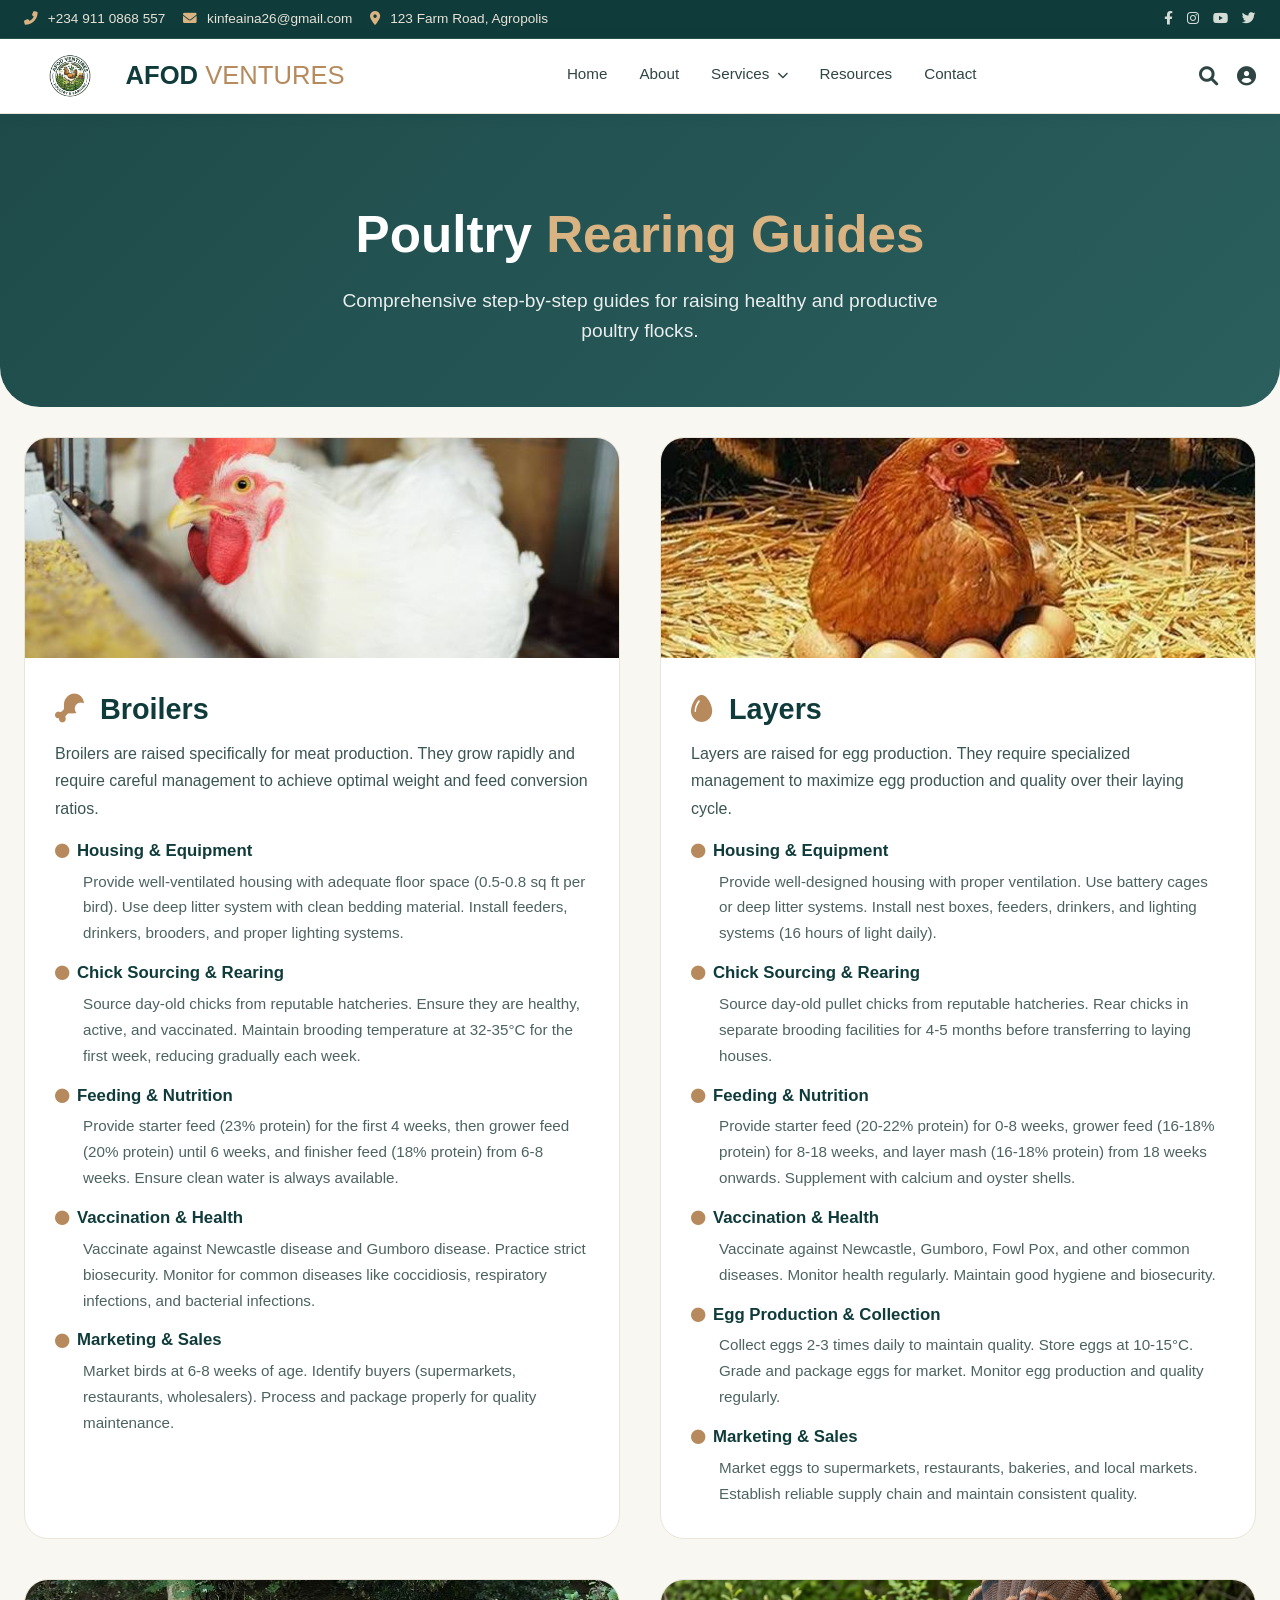
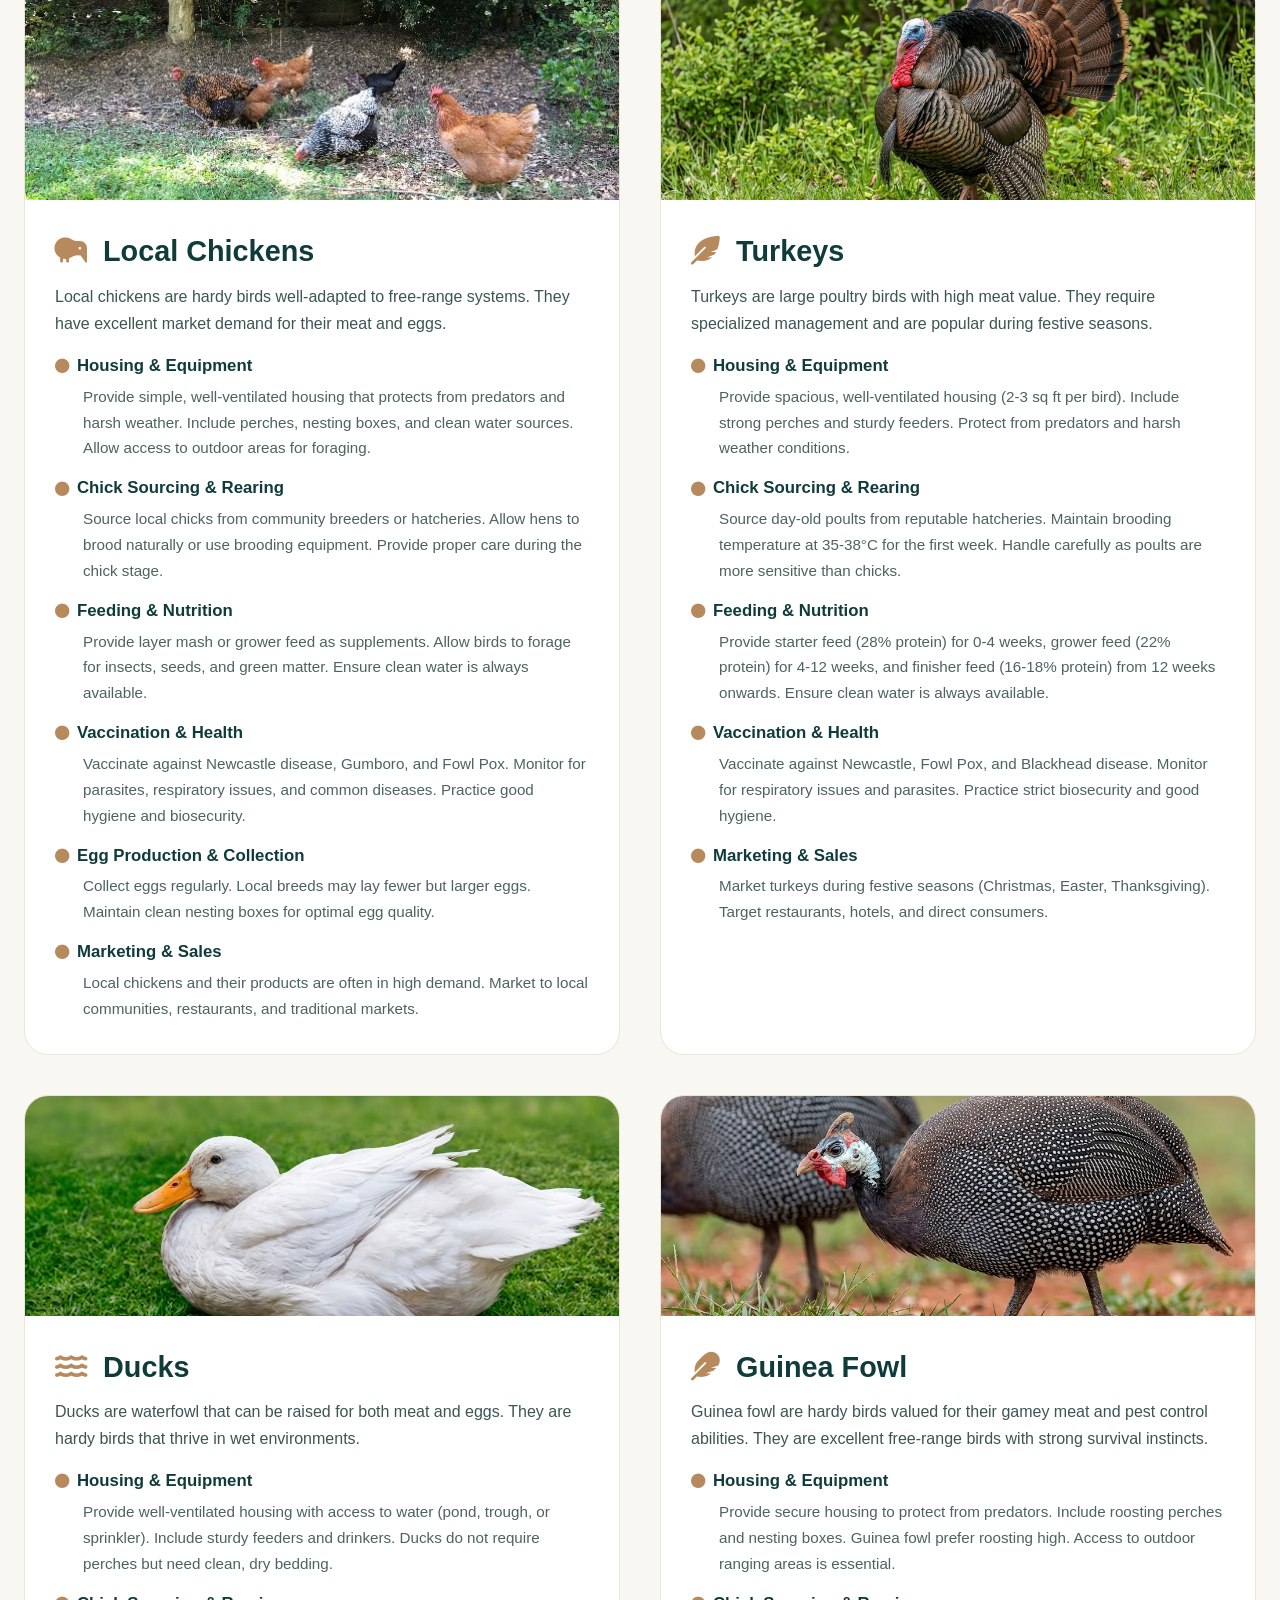
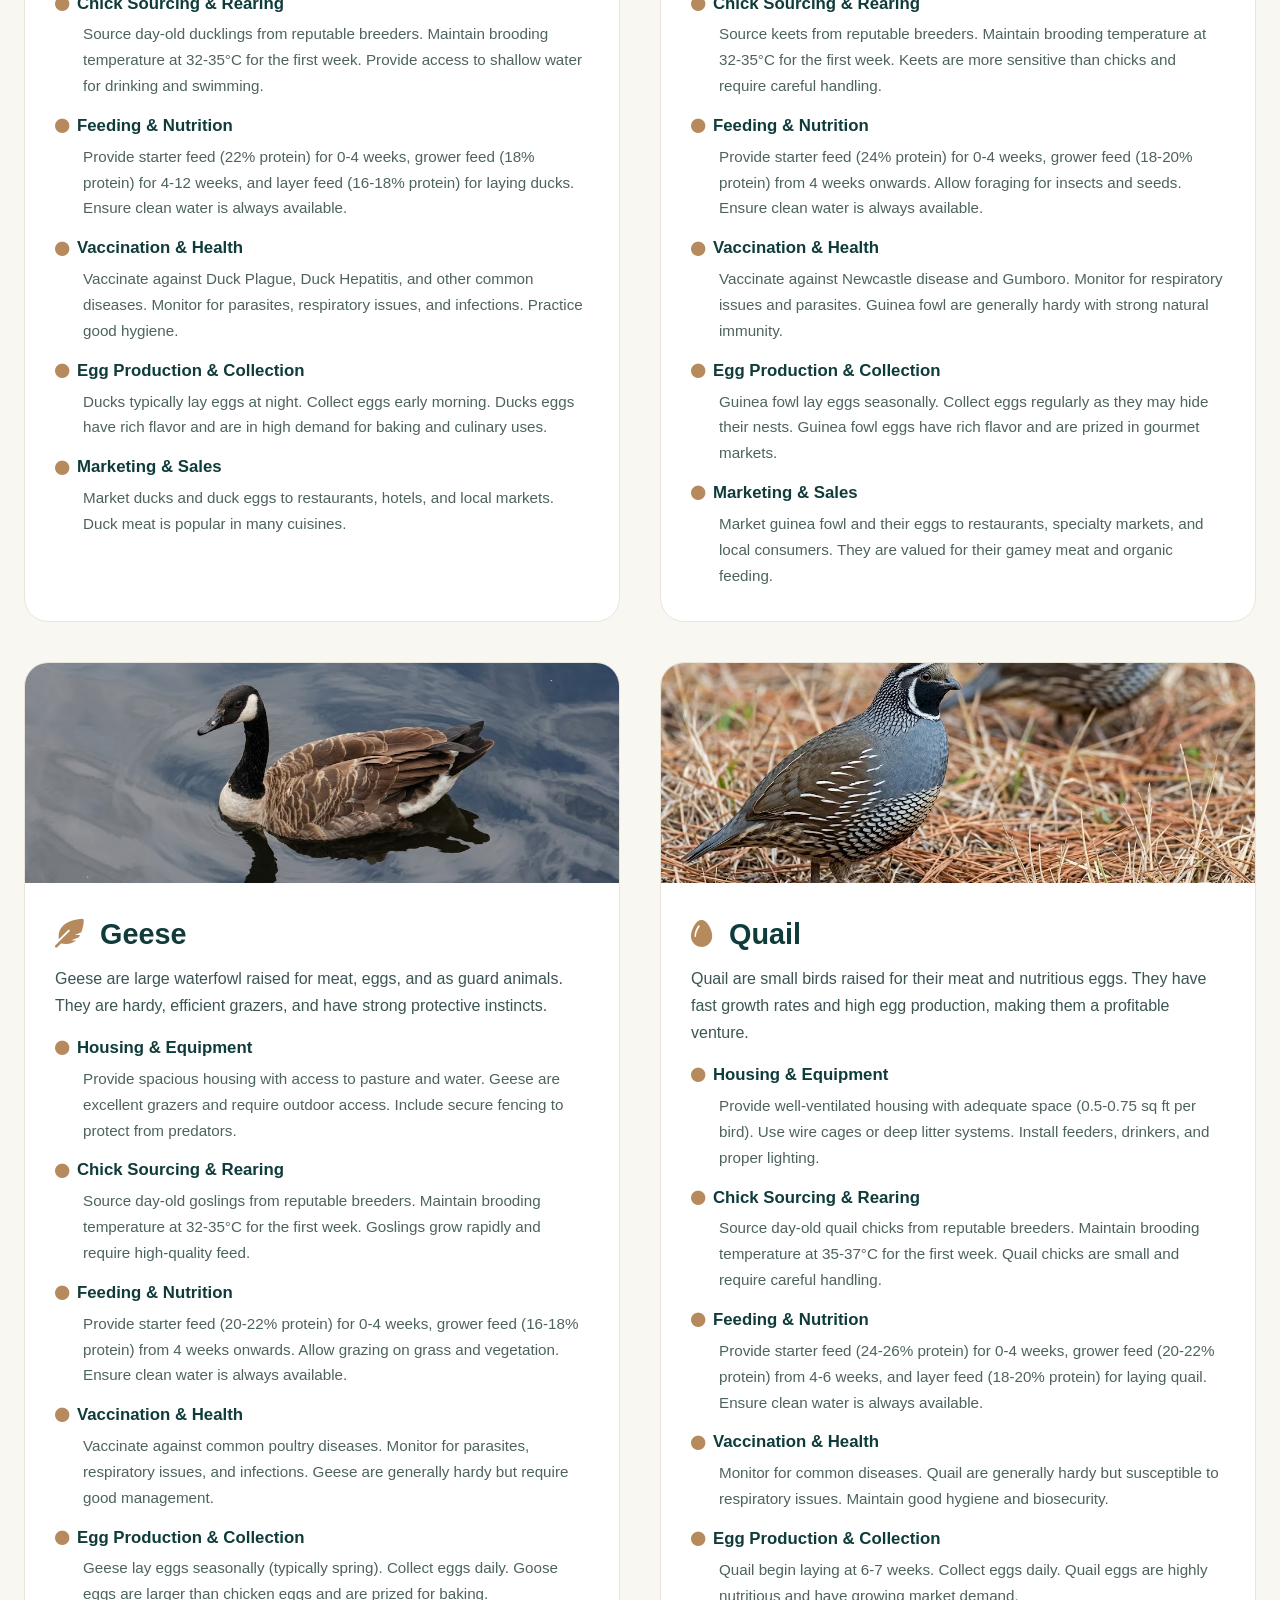
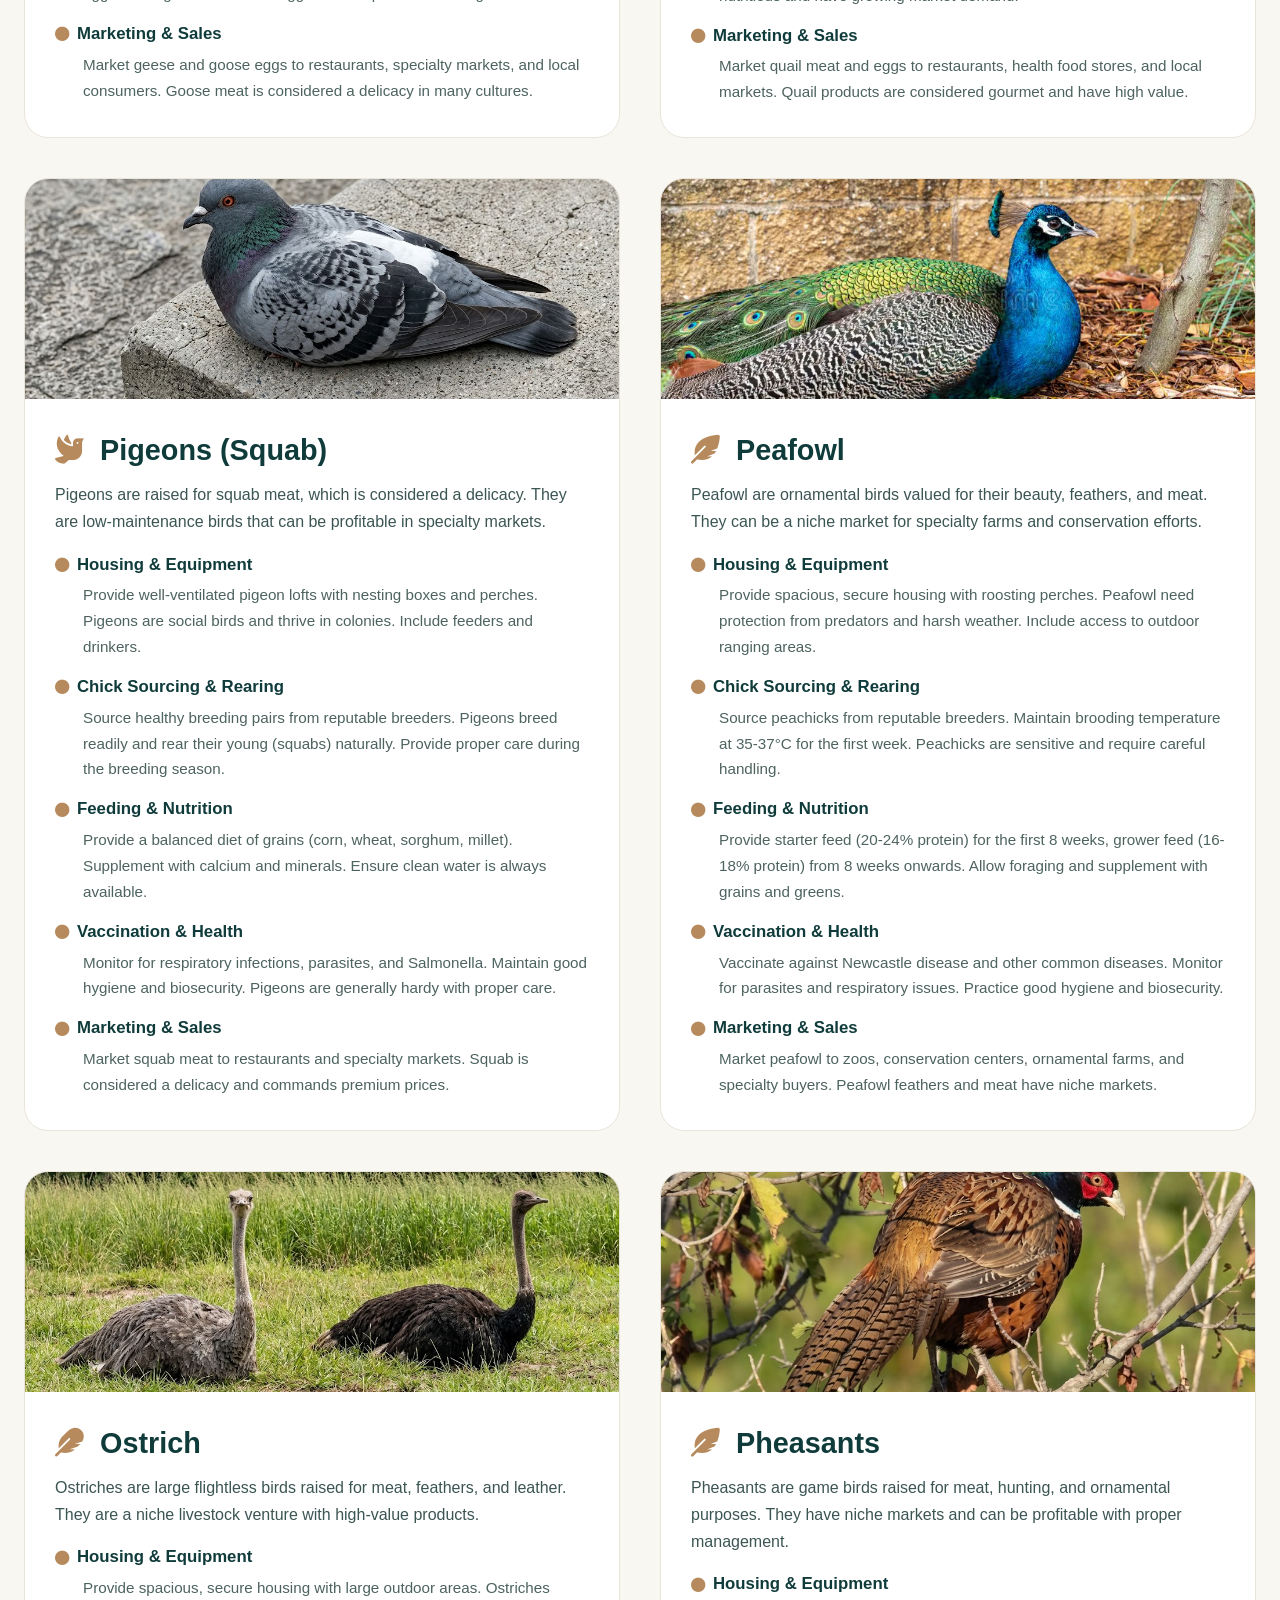
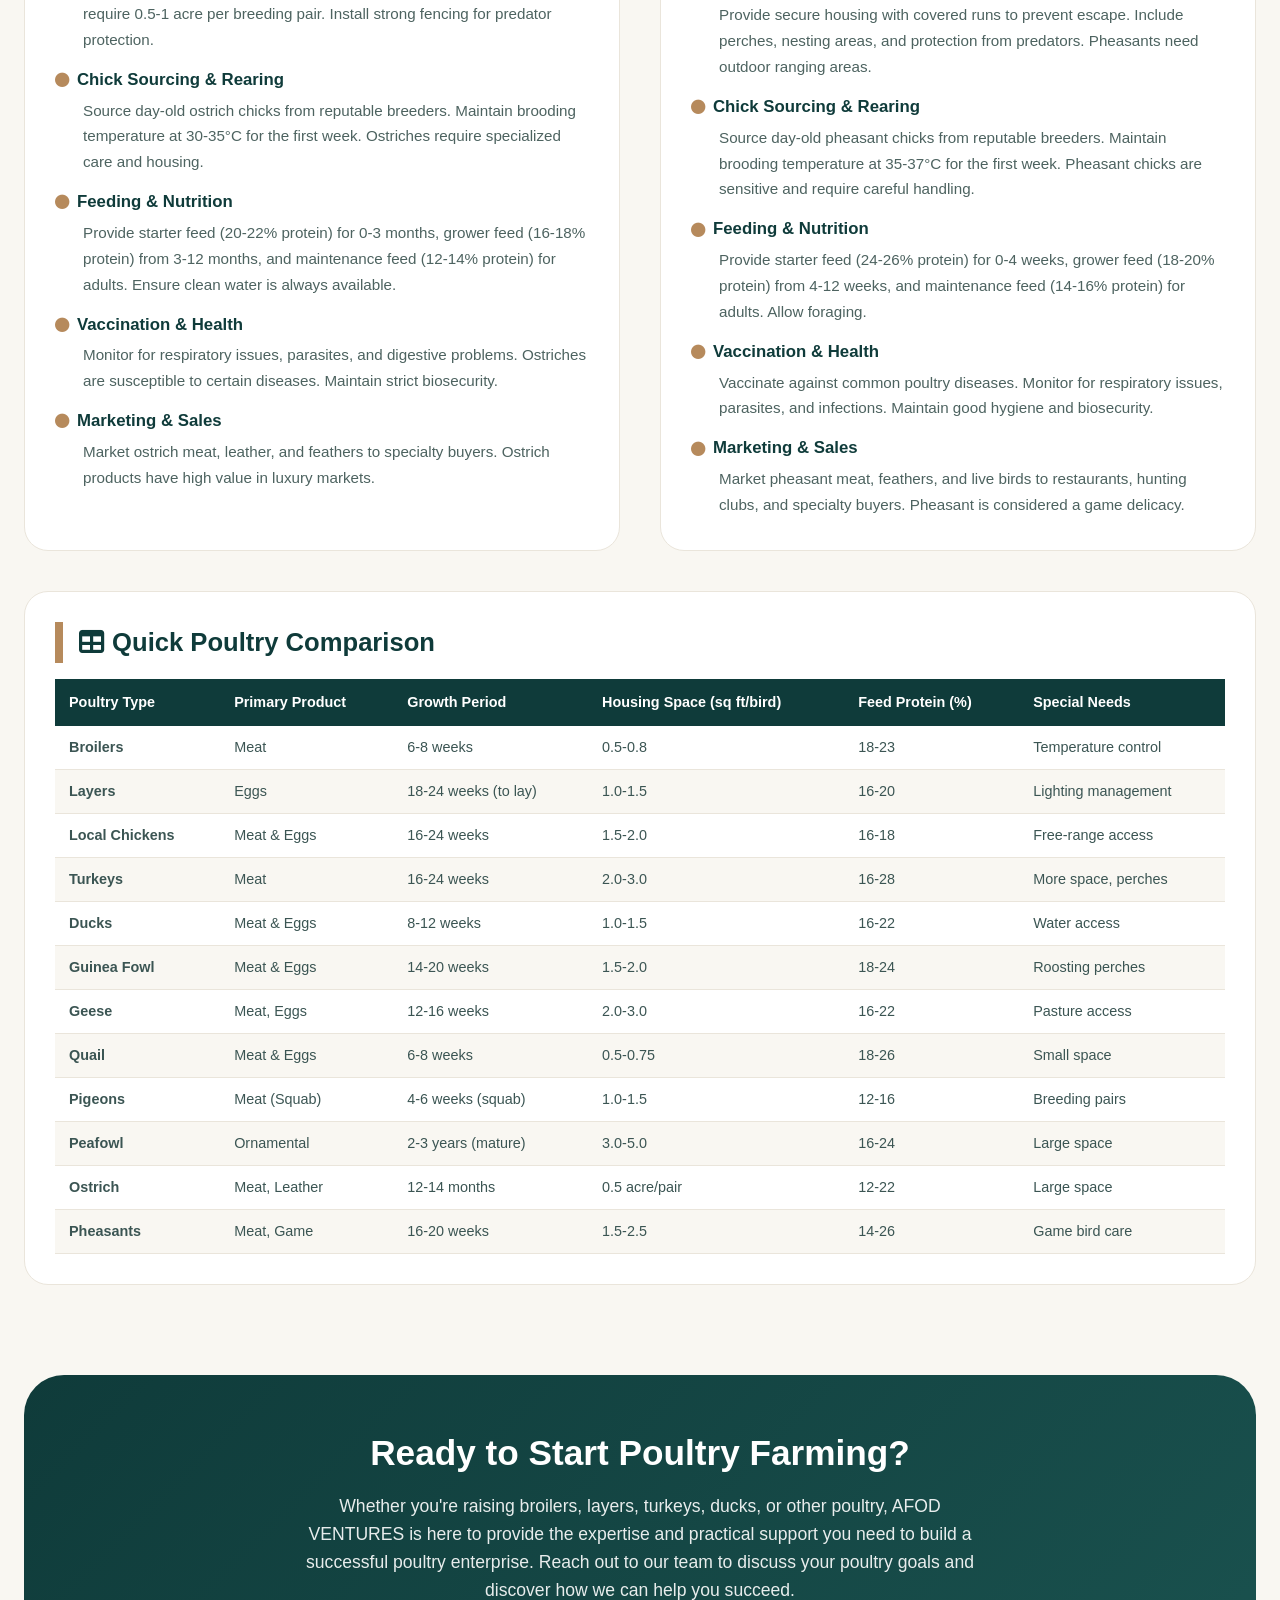
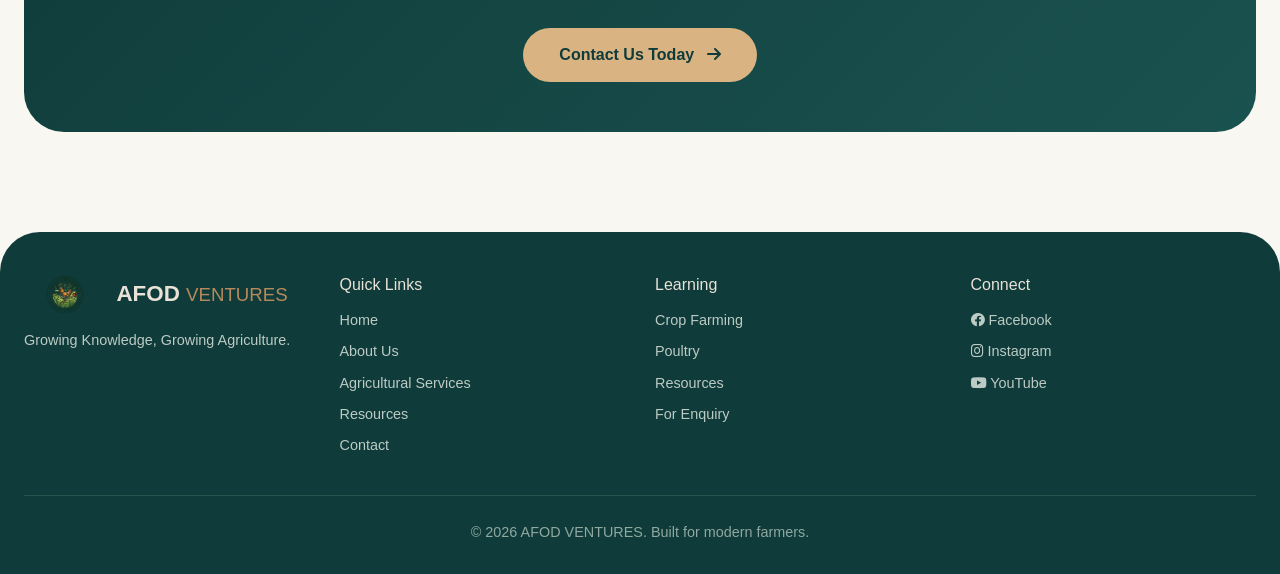
<file: poultry.html>
<!DOCTYPE html>
<html lang="en">
<head>
  <meta charset="UTF-8" />
  <meta name="viewport" content="width=device-width, initial-scale=1.0" />
  <title>Poultry - AFOD VENTURES</title>
  <!-- Font Awesome for social icons -->
  <link rel="stylesheet" href="https://cdnjs.cloudflare.com/ajax/libs/font-awesome/6.0.0-beta3/css/all.min.css" />
  <!-- External CSS -->
  <link rel="stylesheet" href="style.css" />
  <link rel="icon" href="./images/logo image.jpg">
  <style>
    /* ----- POULTRY PAGE SPECIFIC STYLES ----- */

    /* Poultry Hero */
    .poultry-hero {
      background: linear-gradient(135deg, #1e4b4a 0%, #2a5f5e 100%);
      color: #fff;
      padding: 80px 0 60px;
      border-radius: 0 0 40px 40px;
      text-align: center;
      margin-bottom: 20px;
    }
    .poultry-hero h1 {
      font-size: 3.2rem;
      font-weight: 700;
      margin-bottom: 10px;
    }
    .poultry-hero h1 span {
      color: #d9b382;
    }
    .poultry-hero p {
      font-size: 1.2rem;
      opacity: 0.9;
      max-width: 650px;
      margin: 0 auto;
    }

    /* Poultry Grid */
    .poultry-grid {
      display: grid;
      grid-template-columns: 1fr 1fr;
      gap: 40px;
      margin: 30px 0;
    }
    .poultry-card {
      background: #fff;
      border-radius: 24px;
      overflow: hidden;
      border: 1px solid #eae5db;
      transition: 0.25s;
    }
    .poultry-card:hover {
      transform: translateY(-6px);
      box-shadow: 0 12px 28px rgba(0, 0, 0, 0.06);
      border-color: #b68a5c;
    }
    .poultry-card .poultry-image {
      height: 220px;
      overflow: hidden;
      background: #d9d2c5;
    }
    .poultry-card .poultry-image img {
      width: 100%;
      height: 100%;
      object-fit: cover;
      transition: 0.3s;
    }
    .poultry-card:hover .poultry-image img {
      transform: scale(1.03);
    }
    .poultry-card .poultry-content {
      padding: 28px 30px 32px;
    }
    .poultry-card .poultry-content h2 {
      font-size: 1.8rem;
      color: #0f3b3a;
      margin-bottom: 8px;
    }
    .poultry-card .poultry-content h2 i {
      color: #b68a5c;
      margin-right: 8px;
    }
    .poultry-card .poultry-content .poultry-intro {
      color: #3b5553;
      font-size: 1rem;
      margin-bottom: 16px;
      line-height: 1.7;
    }
    .poultry-card .poultry-content .poultry-section {
      margin-top: 14px;
    }
    .poultry-card .poultry-content .poultry-section h4 {
      color: #0f3b3a;
      font-size: 1.05rem;
      margin-bottom: 4px;
      display: flex;
      align-items: center;
      gap: 8px;
    }
    .poultry-card .poultry-content .poultry-section h4 i {
      color: #b68a5c;
      font-size: 0.9rem;
    }
    .poultry-card .poultry-content .poultry-section p {
      color: #4d6360;
      font-size: 0.95rem;
      line-height: 1.7;
      padding-left: 28px;
    }
    .poultry-card .poultry-content .poultry-section ul {
      list-style: none;
      padding: 0 0 0 28px;
    }
    .poultry-card .poultry-content .poultry-section ul li {
      padding: 3px 0;
      display: flex;
      align-items: flex-start;
      gap: 10px;
      color: #4d6360;
      font-size: 0.95rem;
    }
    .poultry-card .poultry-content .poultry-section ul li i {
      color: #b68a5c;
      font-size: 0.7rem;
      margin-top: 6px;
    }

    /* Quick Comparison Table */
    .comparison-section {
      margin: 40px 0;
      background: #fff;
      border-radius: 24px;
      padding: 30px;
      border: 1px solid #eae5db;
      overflow-x: auto;
    }
    .comparison-section h2 {
      color: #0f3b3a;
      font-size: 1.6rem;
      margin-bottom: 16px;
      border-left: 8px solid #b68a5c;
      padding-left: 16px;
    }
    .comparison-section table {
      width: 100%;
      border-collapse: collapse;
      font-size: 0.9rem;
      min-width: 700px;
    }
    .comparison-section table th {
      background: #0f3b3a;
      color: #fff;
      padding: 12px 14px;
      text-align: left;
    }
    .comparison-section table td {
      padding: 10px 14px;
      border-bottom: 1px solid #eae5db;
      color: #3b5553;
    }
    .comparison-section table tr:nth-child(even) {
      background: #f9f7f2;
    }
    .comparison-section table tr:hover {
      background: #f0ece4;
    }

    /* CTA Section */
    .poultry-cta {
      padding: 50px 0 60px;
    }
    .cta-box {
      background: linear-gradient(135deg, #0f3b3a 0%, #1a524f 100%);
      color: #fff;
      border-radius: 40px;
      padding: 50px 40px;
      text-align: center;
    }
    .cta-box h2 {
      font-size: 2.2rem;
      font-weight: 600;
      margin-bottom: 10px;
    }
    .cta-box p {
      opacity: 0.9;
      font-size: 1.1rem;
      max-width: 700px;
      margin: 0 auto 24px;
    }
    .cta-box .btn-primary {
      background: #d9b382;
      color: #0f3b3a;
    }
    .cta-box .btn-primary:hover {
      background: #e8c99e;
    }

    /* ----- DROPDOWN OVERRIDES (nav) ----- */
    .nav-links .dropdown {
      position: relative;
      display: inline-block;
    }
    .nav-links .dropdown-content {
      display: none;
      position: absolute;
      background: #fff;
      min-width: 160px;
      box-shadow: 0 8px 16px rgba(0, 0, 0, 0.1);
      border-radius: 12px;
      padding: 8px 0;
      z-index: 1000;
      top: 100%;
      left: 0;
      border: 1px solid #eae5db;
    }
    .nav-links .dropdown-content a {
      display: block;
      padding: 10px 20px;
      font-size: 0.9rem;
      color: #2f4544;
      border-bottom: none;
      transition: 0.2s;
    }
    .nav-links .dropdown-content a:hover {
      background: #f0ece4;
      color: #b68a5c;
      border-bottom: none;
    }
    .nav-links .dropdown:hover .dropdown-content {
      display: block;
    }
    .nav-links .dropdown > a {
      cursor: pointer;
    }
    .nav-links .dropdown > a i {
      font-size: 0.7rem;
      margin-left: 4px;
    }

    /* ----- RESPONSIVE OVERRIDES ----- */
    @media (max-width: 900px) {
      /* Ensure hamburger is visible */
      .menu-toggle {
        display: block !important;
      }

      /* Navigation links - hidden by default, shown when toggled */
      .nav-links {
        display: none !important;
        width: 100%;
        flex-direction: column;
        align-items: center;
        gap: 0.8rem;
        padding: 20px 0 10px;
        border-top: 1px solid #eae5db;
        margin-top: 16px;
      }
      .nav-links.open {
        display: flex !important;
      }

      /* Dropdown on mobile - separate arrow click from link click */
      .nav-links .dropdown {
        position: relative;
        width: 100%;
        text-align: center;
      }
      .nav-links .dropdown > a {
        display: inline-block;
        padding: 0 4px;
      }
      .nav-links .dropdown > a i {
        display: inline-block;
        font-size: 0.7rem;
        margin-left: 4px;
        cursor: pointer;
        padding: 4px 8px;
        transition: transform 0.3s ease;
      }
      .nav-links .dropdown.open > a i {
        transform: rotate(180deg);
      }
      .nav-links .dropdown-content {
        position: static;
        box-shadow: none;
        border: none;
        padding: 0 0 0 16px;
        background: transparent;
        display: none;
        width: 100%;
      }
      .nav-links .dropdown.open .dropdown-content {
        display: block;
      }
      .nav-links .dropdown-content a {
        color: #2f4544;
        padding: 6px 0;
        text-align: center;
      }
      .nav-links .dropdown-content a:hover {
        background: transparent;
        color: #b68a5c;
      }

      .poultry-hero h1 {
        font-size: 2.4rem;
      }
      .cta-box h2 {
        font-size: 1.8rem;
      }
      .poultry-card .poultry-content {
        padding: 22px 20px 26px;
      }
    }

    @media (max-width: 768px) {
      .poultry-grid {
        grid-template-columns: 1fr;
        gap: 30px;
      }
      .comparison-section table {
        font-size: 0.8rem;
        min-width: 560px;
      }
    }

    @media (max-width: 550px) {
      .poultry-hero h1 {
        font-size: 2rem;
      }
      .poultry-hero p {
        font-size: 1rem;
      }
      .cta-box {
        padding: 32px 20px;
      }
      .cta-box h2 {
        font-size: 1.5rem;
      }
      .cta-box p {
        font-size: 0.95rem;
      }
      .poultry-card .poultry-content h2 {
        font-size: 1.5rem;
      }
      .poultry-card .poultry-content .poultry-section p,
      .poultry-card .poultry-content .poultry-section ul li {
        font-size: 0.9rem;
        padding-left: 0;
      }
      .poultry-card .poultry-content .poultry-section ul {
        padding-left: 0;
      }
      .poultry-card .poultry-image {
        height: 180px;
      }
      .comparison-section {
        padding: 16px;
      }
      .comparison-section table {
        font-size: 0.72rem;
        min-width: 420px;
      }
      .comparison-section table th,
      .comparison-section table td {
        padding: 6px 8px;
      }
    }
  </style>
</head>
<body>

  <!-- TOP BAR -->
  <div class="top-bar">
    <div class="container">
      <div class="contact-info">
        <span><i class="fas fa-phone-alt"></i> +234 911 0868 557</span>
        <span><i class="fas fa-envelope"></i> kinfeaina26@gmail.com</span>
        <span><i class="fas fa-map-marker-alt"></i> 123 Farm Road, Agropolis</span>
      </div>
      <div class="social-icons">
        <a href="#"><i class="fab fa-facebook-f"></i></a>
        <a href="#"><i class="fab fa-instagram"></i></a>
        <a href="#"><i class="fab fa-youtube"></i></a>
        <a href="#"><i class="fab fa-twitter"></i></a>
      </div>
    </div>
  </div>

  <!-- HEADER / NAV -->
  <header class="site-header">
    <div class="container header-inner">
      <div class="logo">
        <img src="./images/logo_image.jpg" alt="AFOD VENTURES Logo" />
        <span>AFOD <span class="logo-highlight">VENTURES</span></span>
      </div>
      <button class="menu-toggle" aria-label="Toggle menu">
        <i class="fas fa-bars"></i>
      </button>
      <nav class="nav-links" id="mainNav">
        <a href="index.html">Home</a>
        <a href="about.html">About</a>
        <div class="dropdown" id="servicesDropdown">
          <a href="services.html">Services <i class="fas fa-chevron-down" id="dropdownArrow"></i></a>
          <div class="dropdown-content">
            <a href="crop.html">Crops</a>
            <a href="poultry.html" class="active">Poultry</a>
          </div>
        </div>
        <a href="resources.html">Resources</a>
        <a href="contact.html">Contact</a>
      </nav>
      <div class="header-actions">
        <i class="fas fa-search" id="searchIcon"></i>
        <i class="fas fa-user-circle" id="userIcon"></i>
      </div>
    </div>
  </header>

  <!-- POULTRY HERO -->
  <section class="poultry-hero">
    <div class="container">
      <h1>Poultry <span>Rearing Guides</span></h1>
      <p>Comprehensive step-by-step guides for raising healthy and productive poultry flocks.</p>
    </div>
  </section>

  <!-- POULTRY GRID -->
  <section class="poultry-content">
    <div class="container">
      <div class="poultry-grid">

        <!-- 1. BROILERS -->
        <div class="poultry-card">
          <div class="poultry-image"><img src="./images/broiler.jpg" alt="Broilers" /></div>
          <div class="poultry-content">
            <h2><i class="fas fa-drumstick-bite"></i> Broilers</h2>
            <p class="poultry-intro">Broilers are raised specifically for meat production. They grow rapidly and require careful management to achieve optimal weight and feed conversion ratios.</p>
            <div class="poultry-section"><h4><i class="fas fa-circle"></i> Housing &amp; Equipment</h4><p>Provide well-ventilated housing with adequate floor space (0.5-0.8 sq ft per bird). Use deep litter system with clean bedding material. Install feeders, drinkers, brooders, and proper lighting systems.</p></div>
            <div class="poultry-section"><h4><i class="fas fa-circle"></i> Chick Sourcing &amp; Rearing</h4><p>Source day-old chicks from reputable hatcheries. Ensure they are healthy, active, and vaccinated. Maintain brooding temperature at 32-35°C for the first week, reducing gradually each week.</p></div>
            <div class="poultry-section"><h4><i class="fas fa-circle"></i> Feeding &amp; Nutrition</h4><p>Provide starter feed (23% protein) for the first 4 weeks, then grower feed (20% protein) until 6 weeks, and finisher feed (18% protein) from 6-8 weeks. Ensure clean water is always available.</p></div>
            <div class="poultry-section"><h4><i class="fas fa-circle"></i> Vaccination &amp; Health</h4><p>Vaccinate against Newcastle disease and Gumboro disease. Practice strict biosecurity. Monitor for common diseases like coccidiosis, respiratory infections, and bacterial infections.</p></div>
            <div class="poultry-section"><h4><i class="fas fa-circle"></i> Marketing &amp; Sales</h4><p>Market birds at 6-8 weeks of age. Identify buyers (supermarkets, restaurants, wholesalers). Process and package properly for quality maintenance.</p></div>
          </div>
        </div>

        <!-- 2. LAYERS -->
        <div class="poultry-card">
          <div class="poultry-image"><img src="./images/layers.jpg" alt="Layers" /></div>
          <div class="poultry-content">
            <h2><i class="fas fa-egg"></i> Layers</h2>
            <p class="poultry-intro">Layers are raised for egg production. They require specialized management to maximize egg production and quality over their laying cycle.</p>
            <div class="poultry-section"><h4><i class="fas fa-circle"></i> Housing &amp; Equipment</h4><p>Provide well-designed housing with proper ventilation. Use battery cages or deep litter systems. Install nest boxes, feeders, drinkers, and lighting systems (16 hours of light daily).</p></div>
            <div class="poultry-section"><h4><i class="fas fa-circle"></i> Chick Sourcing &amp; Rearing</h4><p>Source day-old pullet chicks from reputable hatcheries. Rear chicks in separate brooding facilities for 4-5 months before transferring to laying houses.</p></div>
            <div class="poultry-section"><h4><i class="fas fa-circle"></i> Feeding &amp; Nutrition</h4><p>Provide starter feed (20-22% protein) for 0-8 weeks, grower feed (16-18% protein) for 8-18 weeks, and layer mash (16-18% protein) from 18 weeks onwards. Supplement with calcium and oyster shells.</p></div>
            <div class="poultry-section"><h4><i class="fas fa-circle"></i> Vaccination &amp; Health</h4><p>Vaccinate against Newcastle, Gumboro, Fowl Pox, and other common diseases. Monitor health regularly. Maintain good hygiene and biosecurity.</p></div>
            <div class="poultry-section"><h4><i class="fas fa-circle"></i> Egg Production &amp; Collection</h4><p>Collect eggs 2-3 times daily to maintain quality. Store eggs at 10-15°C. Grade and package eggs for market. Monitor egg production and quality regularly.</p></div>
            <div class="poultry-section"><h4><i class="fas fa-circle"></i> Marketing &amp; Sales</h4><p>Market eggs to supermarkets, restaurants, bakeries, and local markets. Establish reliable supply chain and maintain consistent quality.</p></div>
          </div>
        </div>

        <!-- 3. LOCAL CHICKENS -->
        <div class="poultry-card">
          <div class="poultry-image"><img src="./images/local chickens.jpg" alt="Local Chickens" /></div>
          <div class="poultry-content">
            <h2><i class="fas fa-kiwi-bird"></i> Local Chickens</h2>
            <p class="poultry-intro">Local chickens are hardy birds well-adapted to free-range systems. They have excellent market demand for their meat and eggs.</p>
            <div class="poultry-section"><h4><i class="fas fa-circle"></i> Housing &amp; Equipment</h4><p>Provide simple, well-ventilated housing that protects from predators and harsh weather. Include perches, nesting boxes, and clean water sources. Allow access to outdoor areas for foraging.</p></div>
            <div class="poultry-section"><h4><i class="fas fa-circle"></i> Chick Sourcing &amp; Rearing</h4><p>Source local chicks from community breeders or hatcheries. Allow hens to brood naturally or use brooding equipment. Provide proper care during the chick stage.</p></div>
            <div class="poultry-section"><h4><i class="fas fa-circle"></i> Feeding &amp; Nutrition</h4><p>Provide layer mash or grower feed as supplements. Allow birds to forage for insects, seeds, and green matter. Ensure clean water is always available.</p></div>
            <div class="poultry-section"><h4><i class="fas fa-circle"></i> Vaccination &amp; Health</h4><p>Vaccinate against Newcastle disease, Gumboro, and Fowl Pox. Monitor for parasites, respiratory issues, and common diseases. Practice good hygiene and biosecurity.</p></div>
            <div class="poultry-section"><h4><i class="fas fa-circle"></i> Egg Production &amp; Collection</h4><p>Collect eggs regularly. Local breeds may lay fewer but larger eggs. Maintain clean nesting boxes for optimal egg quality.</p></div>
            <div class="poultry-section"><h4><i class="fas fa-circle"></i> Marketing &amp; Sales</h4><p>Local chickens and their products are often in high demand. Market to local communities, restaurants, and traditional markets.</p></div>
          </div>
        </div>

        <!-- 4. TURKEYS -->
        <div class="poultry-card">
          <div class="poultry-image"><img src="./images/turkey 2.jpg" alt="Turkeys" /></div>
          <div class="poultry-content">
            <h2><i class="fas fa-feather-alt"></i> Turkeys</h2>
            <p class="poultry-intro">Turkeys are large poultry birds with high meat value. They require specialized management and are popular during festive seasons.</p>
            <div class="poultry-section"><h4><i class="fas fa-circle"></i> Housing &amp; Equipment</h4><p>Provide spacious, well-ventilated housing (2-3 sq ft per bird). Include strong perches and sturdy feeders. Protect from predators and harsh weather conditions.</p></div>
            <div class="poultry-section"><h4><i class="fas fa-circle"></i> Chick Sourcing &amp; Rearing</h4><p>Source day-old poults from reputable hatcheries. Maintain brooding temperature at 35-38°C for the first week. Handle carefully as poults are more sensitive than chicks.</p></div>
            <div class="poultry-section"><h4><i class="fas fa-circle"></i> Feeding &amp; Nutrition</h4><p>Provide starter feed (28% protein) for 0-4 weeks, grower feed (22% protein) for 4-12 weeks, and finisher feed (16-18% protein) from 12 weeks onwards. Ensure clean water is always available.</p></div>
            <div class="poultry-section"><h4><i class="fas fa-circle"></i> Vaccination &amp; Health</h4><p>Vaccinate against Newcastle, Fowl Pox, and Blackhead disease. Monitor for respiratory issues and parasites. Practice strict biosecurity and good hygiene.</p></div>
            <div class="poultry-section"><h4><i class="fas fa-circle"></i> Marketing &amp; Sales</h4><p>Market turkeys during festive seasons (Christmas, Easter, Thanksgiving). Target restaurants, hotels, and direct consumers.</p></div>
          </div>
        </div>

        <!-- 5. DUCKS -->
        <div class="poultry-card">
          <div class="poultry-image"><img src="./images/duck.jpg" alt="Ducks" /></div>
          <div class="poultry-content">
            <h2><i class="fas fa-water"></i> Ducks</h2>
            <p class="poultry-intro">Ducks are waterfowl that can be raised for both meat and eggs. They are hardy birds that thrive in wet environments.</p>
            <div class="poultry-section"><h4><i class="fas fa-circle"></i> Housing &amp; Equipment</h4><p>Provide well-ventilated housing with access to water (pond, trough, or sprinkler). Include sturdy feeders and drinkers. Ducks do not require perches but need clean, dry bedding.</p></div>
            <div class="poultry-section"><h4><i class="fas fa-circle"></i> Chick Sourcing &amp; Rearing</h4><p>Source day-old ducklings from reputable breeders. Maintain brooding temperature at 32-35°C for the first week. Provide access to shallow water for drinking and swimming.</p></div>
            <div class="poultry-section"><h4><i class="fas fa-circle"></i> Feeding &amp; Nutrition</h4><p>Provide starter feed (22% protein) for 0-4 weeks, grower feed (18% protein) for 4-12 weeks, and layer feed (16-18% protein) for laying ducks. Ensure clean water is always available.</p></div>
            <div class="poultry-section"><h4><i class="fas fa-circle"></i> Vaccination &amp; Health</h4><p>Vaccinate against Duck Plague, Duck Hepatitis, and other common diseases. Monitor for parasites, respiratory issues, and infections. Practice good hygiene.</p></div>
            <div class="poultry-section"><h4><i class="fas fa-circle"></i> Egg Production &amp; Collection</h4><p>Ducks typically lay eggs at night. Collect eggs early morning. Ducks eggs have rich flavor and are in high demand for baking and culinary uses.</p></div>
            <div class="poultry-section"><h4><i class="fas fa-circle"></i> Marketing &amp; Sales</h4><p>Market ducks and duck eggs to restaurants, hotels, and local markets. Duck meat is popular in many cuisines.</p></div>
          </div>
        </div>

        <!-- 6. GUINEA FOWL -->
        <div class="poultry-card">
          <div class="poultry-image"><img src="./images/guinea-fowl.jpg" alt="Guinea Fowl" /></div>
          <div class="poultry-content">
            <h2><i class="fas fa-feather"></i> Guinea Fowl</h2>
            <p class="poultry-intro">Guinea fowl are hardy birds valued for their gamey meat and pest control abilities. They are excellent free-range birds with strong survival instincts.</p>
            <div class="poultry-section"><h4><i class="fas fa-circle"></i> Housing &amp; Equipment</h4><p>Provide secure housing to protect from predators. Include roosting perches and nesting boxes. Guinea fowl prefer roosting high. Access to outdoor ranging areas is essential.</p></div>
            <div class="poultry-section"><h4><i class="fas fa-circle"></i> Chick Sourcing &amp; Rearing</h4><p>Source keets from reputable breeders. Maintain brooding temperature at 32-35°C for the first week. Keets are more sensitive than chicks and require careful handling.</p></div>
            <div class="poultry-section"><h4><i class="fas fa-circle"></i> Feeding &amp; Nutrition</h4><p>Provide starter feed (24% protein) for 0-4 weeks, grower feed (18-20% protein) from 4 weeks onwards. Allow foraging for insects and seeds. Ensure clean water is always available.</p></div>
            <div class="poultry-section"><h4><i class="fas fa-circle"></i> Vaccination &amp; Health</h4><p>Vaccinate against Newcastle disease and Gumboro. Monitor for respiratory issues and parasites. Guinea fowl are generally hardy with strong natural immunity.</p></div>
            <div class="poultry-section"><h4><i class="fas fa-circle"></i> Egg Production &amp; Collection</h4><p>Guinea fowl lay eggs seasonally. Collect eggs regularly as they may hide their nests. Guinea fowl eggs have rich flavor and are prized in gourmet markets.</p></div>
            <div class="poultry-section"><h4><i class="fas fa-circle"></i> Marketing &amp; Sales</h4><p>Market guinea fowl and their eggs to restaurants, specialty markets, and local consumers. They are valued for their gamey meat and organic feeding.</p></div>
          </div>
        </div>

        <!-- 7. GEESE -->
        <div class="poultry-card">
          <div class="poultry-image"><img src="./images/geese.jpg" alt="Geese" /></div>
          <div class="poultry-content">
            <h2><i class="fas fa-feather-alt"></i> Geese</h2>
            <p class="poultry-intro">Geese are large waterfowl raised for meat, eggs, and as guard animals. They are hardy, efficient grazers, and have strong protective instincts.</p>
            <div class="poultry-section"><h4><i class="fas fa-circle"></i> Housing &amp; Equipment</h4><p>Provide spacious housing with access to pasture and water. Geese are excellent grazers and require outdoor access. Include secure fencing to protect from predators.</p></div>
            <div class="poultry-section"><h4><i class="fas fa-circle"></i> Chick Sourcing &amp; Rearing</h4><p>Source day-old goslings from reputable breeders. Maintain brooding temperature at 32-35°C for the first week. Goslings grow rapidly and require high-quality feed.</p></div>
            <div class="poultry-section"><h4><i class="fas fa-circle"></i> Feeding &amp; Nutrition</h4><p>Provide starter feed (20-22% protein) for 0-4 weeks, grower feed (16-18% protein) from 4 weeks onwards. Allow grazing on grass and vegetation. Ensure clean water is always available.</p></div>
            <div class="poultry-section"><h4><i class="fas fa-circle"></i> Vaccination &amp; Health</h4><p>Vaccinate against common poultry diseases. Monitor for parasites, respiratory issues, and infections. Geese are generally hardy but require good management.</p></div>
            <div class="poultry-section"><h4><i class="fas fa-circle"></i> Egg Production &amp; Collection</h4><p>Geese lay eggs seasonally (typically spring). Collect eggs daily. Goose eggs are larger than chicken eggs and are prized for baking.</p></div>
            <div class="poultry-section"><h4><i class="fas fa-circle"></i> Marketing &amp; Sales</h4><p>Market geese and goose eggs to restaurants, specialty markets, and local consumers. Goose meat is considered a delicacy in many cultures.</p></div>
          </div>
        </div>

        <!-- 8. QUAIL -->
        <div class="poultry-card">
          <div class="poultry-image"><img src="./images/quail.jpg" alt="Quail" /></div>
          <div class="poultry-content">
            <h2><i class="fas fa-egg"></i> Quail</h2>
            <p class="poultry-intro">Quail are small birds raised for their meat and nutritious eggs. They have fast growth rates and high egg production, making them a profitable venture.</p>
            <div class="poultry-section"><h4><i class="fas fa-circle"></i> Housing &amp; Equipment</h4><p>Provide well-ventilated housing with adequate space (0.5-0.75 sq ft per bird). Use wire cages or deep litter systems. Install feeders, drinkers, and proper lighting.</p></div>
            <div class="poultry-section"><h4><i class="fas fa-circle"></i> Chick Sourcing &amp; Rearing</h4><p>Source day-old quail chicks from reputable breeders. Maintain brooding temperature at 35-37°C for the first week. Quail chicks are small and require careful handling.</p></div>
            <div class="poultry-section"><h4><i class="fas fa-circle"></i> Feeding &amp; Nutrition</h4><p>Provide starter feed (24-26% protein) for 0-4 weeks, grower feed (20-22% protein) from 4-6 weeks, and layer feed (18-20% protein) for laying quail. Ensure clean water is always available.</p></div>
            <div class="poultry-section"><h4><i class="fas fa-circle"></i> Vaccination &amp; Health</h4><p>Monitor for common diseases. Quail are generally hardy but susceptible to respiratory issues. Maintain good hygiene and biosecurity.</p></div>
            <div class="poultry-section"><h4><i class="fas fa-circle"></i> Egg Production &amp; Collection</h4><p>Quail begin laying at 6-7 weeks. Collect eggs daily. Quail eggs are highly nutritious and have growing market demand.</p></div>
            <div class="poultry-section"><h4><i class="fas fa-circle"></i> Marketing &amp; Sales</h4><p>Market quail meat and eggs to restaurants, health food stores, and local markets. Quail products are considered gourmet and have high value.</p></div>
          </div>
        </div>

        <!-- 9. PIGEONS (SQUAB) -->
        <div class="poultry-card">
          <div class="poultry-image"><img src="./images/pigeon.jpg" alt="Pigeons" /></div>
          <div class="poultry-content">
            <h2><i class="fas fa-dove"></i> Pigeons (Squab)</h2>
            <p class="poultry-intro">Pigeons are raised for squab meat, which is considered a delicacy. They are low-maintenance birds that can be profitable in specialty markets.</p>
            <div class="poultry-section"><h4><i class="fas fa-circle"></i> Housing &amp; Equipment</h4><p>Provide well-ventilated pigeon lofts with nesting boxes and perches. Pigeons are social birds and thrive in colonies. Include feeders and drinkers.</p></div>
            <div class="poultry-section"><h4><i class="fas fa-circle"></i> Chick Sourcing &amp; Rearing</h4><p>Source healthy breeding pairs from reputable breeders. Pigeons breed readily and rear their young (squabs) naturally. Provide proper care during the breeding season.</p></div>
            <div class="poultry-section"><h4><i class="fas fa-circle"></i> Feeding &amp; Nutrition</h4><p>Provide a balanced diet of grains (corn, wheat, sorghum, millet). Supplement with calcium and minerals. Ensure clean water is always available.</p></div>
            <div class="poultry-section"><h4><i class="fas fa-circle"></i> Vaccination &amp; Health</h4><p>Monitor for respiratory infections, parasites, and Salmonella. Maintain good hygiene and biosecurity. Pigeons are generally hardy with proper care.</p></div>
            <div class="poultry-section"><h4><i class="fas fa-circle"></i> Marketing &amp; Sales</h4><p>Market squab meat to restaurants and specialty markets. Squab is considered a delicacy and commands premium prices.</p></div>
          </div>
        </div>

        <!-- 10. PEAFOWL -->
        <div class="poultry-card">
          <div class="poultry-image"><img src="./images/peafowl.jpg" alt="Peafowl" /></div>
          <div class="poultry-content">
            <h2><i class="fas fa-feather-alt"></i> Peafowl</h2>
            <p class="poultry-intro">Peafowl are ornamental birds valued for their beauty, feathers, and meat. They can be a niche market for specialty farms and conservation efforts.</p>
            <div class="poultry-section"><h4><i class="fas fa-circle"></i> Housing &amp; Equipment</h4><p>Provide spacious, secure housing with roosting perches. Peafowl need protection from predators and harsh weather. Include access to outdoor ranging areas.</p></div>
            <div class="poultry-section"><h4><i class="fas fa-circle"></i> Chick Sourcing &amp; Rearing</h4><p>Source peachicks from reputable breeders. Maintain brooding temperature at 35-37°C for the first week. Peachicks are sensitive and require careful handling.</p></div>
            <div class="poultry-section"><h4><i class="fas fa-circle"></i> Feeding &amp; Nutrition</h4><p>Provide starter feed (20-24% protein) for the first 8 weeks, grower feed (16-18% protein) from 8 weeks onwards. Allow foraging and supplement with grains and greens.</p></div>
            <div class="poultry-section"><h4><i class="fas fa-circle"></i> Vaccination &amp; Health</h4><p>Vaccinate against Newcastle disease and other common diseases. Monitor for parasites and respiratory issues. Practice good hygiene and biosecurity.</p></div>
            <div class="poultry-section"><h4><i class="fas fa-circle"></i> Marketing &amp; Sales</h4><p>Market peafowl to zoos, conservation centers, ornamental farms, and specialty buyers. Peafowl feathers and meat have niche markets.</p></div>
          </div>
        </div>

        <!-- 11. OSTRICH -->
        <div class="poultry-card">
          <div class="poultry-image"><img src="./images/ostrich.jpg" alt="Ostrich" /></div>
          <div class="poultry-content">
            <h2><i class="fas fa-feather"></i> Ostrich</h2>
            <p class="poultry-intro">Ostriches are large flightless birds raised for meat, feathers, and leather. They are a niche livestock venture with high-value products.</p>
            <div class="poultry-section"><h4><i class="fas fa-circle"></i> Housing &amp; Equipment</h4><p>Provide spacious, secure housing with large outdoor areas. Ostriches require 0.5-1 acre per breeding pair. Install strong fencing for predator protection.</p></div>
            <div class="poultry-section"><h4><i class="fas fa-circle"></i> Chick Sourcing &amp; Rearing</h4><p>Source day-old ostrich chicks from reputable breeders. Maintain brooding temperature at 30-35°C for the first week. Ostriches require specialized care and housing.</p></div>
            <div class="poultry-section"><h4><i class="fas fa-circle"></i> Feeding &amp; Nutrition</h4><p>Provide starter feed (20-22% protein) for 0-3 months, grower feed (16-18% protein) from 3-12 months, and maintenance feed (12-14% protein) for adults. Ensure clean water is always available.</p></div>
            <div class="poultry-section"><h4><i class="fas fa-circle"></i> Vaccination &amp; Health</h4><p>Monitor for respiratory issues, parasites, and digestive problems. Ostriches are susceptible to certain diseases. Maintain strict biosecurity.</p></div>
            <div class="poultry-section"><h4><i class="fas fa-circle"></i> Marketing &amp; Sales</h4><p>Market ostrich meat, leather, and feathers to specialty buyers. Ostrich products have high value in luxury markets.</p></div>
          </div>
        </div>

        <!-- 12. PHEASANTS -->
        <div class="poultry-card">
          <div class="poultry-image"><img src="./images/pheasant.jpg" alt="Pheasants" /></div>
          <div class="poultry-content">
            <h2><i class="fas fa-feather-alt"></i> Pheasants</h2>
            <p class="poultry-intro">Pheasants are game birds raised for meat, hunting, and ornamental purposes. They have niche markets and can be profitable with proper management.</p>
            <div class="poultry-section"><h4><i class="fas fa-circle"></i> Housing &amp; Equipment</h4><p>Provide secure housing with covered runs to prevent escape. Include perches, nesting areas, and protection from predators. Pheasants need outdoor ranging areas.</p></div>
            <div class="poultry-section"><h4><i class="fas fa-circle"></i> Chick Sourcing &amp; Rearing</h4><p>Source day-old pheasant chicks from reputable breeders. Maintain brooding temperature at 35-37°C for the first week. Pheasant chicks are sensitive and require careful handling.</p></div>
            <div class="poultry-section"><h4><i class="fas fa-circle"></i> Feeding &amp; Nutrition</h4><p>Provide starter feed (24-26% protein) for 0-4 weeks, grower feed (18-20% protein) from 4-12 weeks, and maintenance feed (14-16% protein) for adults. Allow foraging.</p></div>
            <div class="poultry-section"><h4><i class="fas fa-circle"></i> Vaccination &amp; Health</h4><p>Vaccinate against common poultry diseases. Monitor for respiratory issues, parasites, and infections. Maintain good hygiene and biosecurity.</p></div>
            <div class="poultry-section"><h4><i class="fas fa-circle"></i> Marketing &amp; Sales</h4><p>Market pheasant meat, feathers, and live birds to restaurants, hunting clubs, and specialty buyers. Pheasant is considered a game delicacy.</p></div>
          </div>
        </div>

      </div>

      <!-- QUICK COMPARISON TABLE -->
      <div class="comparison-section">
        <h2><i class="fas fa-table"></i> Quick Poultry Comparison</h2>
        <table>
          <thead>
            <tr>
              <th>Poultry Type</th>
              <th>Primary Product</th>
              <th>Growth Period</th>
              <th>Housing Space (sq ft/bird)</th>
              <th>Feed Protein (%)</th>
              <th>Special Needs</th>
            </tr>
          </thead>
          <tbody>
            <tr><td><strong>Broilers</strong></td><td>Meat</td><td>6-8 weeks</td><td>0.5-0.8</td><td>18-23</td><td>Temperature control</td></tr>
            <tr><td><strong>Layers</strong></td><td>Eggs</td><td>18-24 weeks (to lay)</td><td>1.0-1.5</td><td>16-20</td><td>Lighting management</td></tr>
            <tr><td><strong>Local Chickens</strong></td><td>Meat &amp; Eggs</td><td>16-24 weeks</td><td>1.5-2.0</td><td>16-18</td><td>Free-range access</td></tr>
            <tr><td><strong>Turkeys</strong></td><td>Meat</td><td>16-24 weeks</td><td>2.0-3.0</td><td>16-28</td><td>More space, perches</td></tr>
            <tr><td><strong>Ducks</strong></td><td>Meat &amp; Eggs</td><td>8-12 weeks</td><td>1.0-1.5</td><td>16-22</td><td>Water access</td></tr>
            <tr><td><strong>Guinea Fowl</strong></td><td>Meat &amp; Eggs</td><td>14-20 weeks</td><td>1.5-2.0</td><td>18-24</td><td>Roosting perches</td></tr>
            <tr><td><strong>Geese</strong></td><td>Meat, Eggs</td><td>12-16 weeks</td><td>2.0-3.0</td><td>16-22</td><td>Pasture access</td></tr>
            <tr><td><strong>Quail</strong></td><td>Meat &amp; Eggs</td><td>6-8 weeks</td><td>0.5-0.75</td><td>18-26</td><td>Small space</td></tr>
            <tr><td><strong>Pigeons</strong></td><td>Meat (Squab)</td><td>4-6 weeks (squab)</td><td>1.0-1.5</td><td>12-16</td><td>Breeding pairs</td></tr>
            <tr><td><strong>Peafowl</strong></td><td>Ornamental</td><td>2-3 years (mature)</td><td>3.0-5.0</td><td>16-24</td><td>Large space</td></tr>
            <tr><td><strong>Ostrich</strong></td><td>Meat, Leather</td><td>12-14 months</td><td>0.5 acre/pair</td><td>12-22</td><td>Large space</td></tr>
            <tr><td><strong>Pheasants</strong></td><td>Meat, Game</td><td>16-20 weeks</td><td>1.5-2.5</td><td>14-26</td><td>Game bird care</td></tr>
          </tbody>
        </table>
      </div>
    </div>
  </section>

  <!-- CTA SECTION -->
  <section class="poultry-cta">
    <div class="container">
      <div class="cta-box">
        <h2>Ready to Start Poultry Farming?</h2>
        <p>
          Whether you're raising broilers, layers, turkeys, ducks, or other poultry, AFOD VENTURES is here to provide the expertise and practical support you need to build a successful poultry enterprise. Reach out to our team to discuss your poultry goals and discover how we can help you succeed.
        </p>
        <a href="contact.html" class="btn-primary">Contact Us Today <i class="fas fa-arrow-right" style="margin-left: 8px;"></i></a>
      </div>
    </div>
  </section>

  <!-- FOOTER -->
  <footer class="site-footer">
    <div class="container">
      <div class="footer-grid">
        <div>
          <div class="footer-logo">
            <img src="./images/logo_image.jpg" alt="AFOD VENTURES Logo" />
            <span>AFOD <small>VENTURES</small></span>
          </div>
          <p style="color: #bccbc4; font-size: 0.9rem;">Growing Knowledge, Growing Agriculture.</p>
        </div>
        <div>
          <h4>Quick Links</h4>
          <a href="index.html">Home</a>
          <a href="about.html">About Us</a>
          <a href="services.html">Agricultural Services</a>
          <a href="resources.html">Resources</a>
          <a href="contact.html">Contact</a>
        </div>
        <div>
          <h4>Learning</h4>
          <a href="crop.html">Crop Farming</a>
          <a href="poultry.html">Poultry</a>
          <a href="resources.html">Resources</a>
          <a href="contact.html">For Enquiry</a>
        </div>
        <div>
          <h4>Connect</h4>
          <a href="#"><i class="fab fa-facebook"></i> Facebook</a>
          <a href="#"><i class="fab fa-instagram"></i> Instagram</a>
          <a href="#"><i class="fab fa-youtube"></i> YouTube</a>
        </div>
      </div>
      <div class="footer-bottom">
        <p>&copy; 2026 AFOD VENTURES. Built for modern farmers.</p>
      </div>
    </div>
  </footer>

  <script>
    // ----- HAMBURGER MENU TOGGLE -----
    document.querySelector('.menu-toggle')?.addEventListener('click', function() {
      const nav = document.getElementById('mainNav');
      nav.classList.toggle('open');
    });

    // ----- MOBILE DROPDOWN TOGGLE (click on arrow toggles open/close) -----
    const dropdownArrow = document.getElementById('dropdownArrow');
    const servicesDropdown = document.getElementById('servicesDropdown');

    if (dropdownArrow) {
      dropdownArrow.addEventListener('click', function(e) {
        e.stopPropagation();
        e.preventDefault();
        // Only toggle on mobile
        if (window.innerWidth <= 900) {
          servicesDropdown.classList.toggle('open');
        }
      });
    }

    // ----- SERVICES LINK - navigates to services page -----
    const servicesLink = document.querySelector('#servicesDropdown > a');
    if (servicesLink) {
      servicesLink.addEventListener('click', function(e) {
        // On mobile, if the dropdown is open, close it and navigate
        if (window.innerWidth <= 900) {
          if (servicesDropdown.classList.contains('open')) {
            servicesDropdown.classList.remove('open');
          }
          // Allow navigation to proceed
          return true;
        }
        // On desktop, allow navigation
        return true;
      });
    }

    // ----- CLOSE DROPDOWN WHEN CLICKING OUTSIDE -----
    document.addEventListener('click', function(e) {
      if (window.innerWidth <= 900) {
        const dropdown = document.getElementById('servicesDropdown');
        const isClickInside = dropdown?.contains(e.target);
        if (!isClickInside && dropdown) {
          dropdown.classList.remove('open');
        }
      }
    });

    // ----- SEARCH & USER ICON ALERTS -----
    document.getElementById('searchIcon')?.addEventListener('click', () => alert('🔍 Search functionality coming soon.'));
    document.getElementById('userIcon')?.addEventListener('click', () => alert('👤 Member area coming soon.'));
  </script>
</body>
</html>
</file>
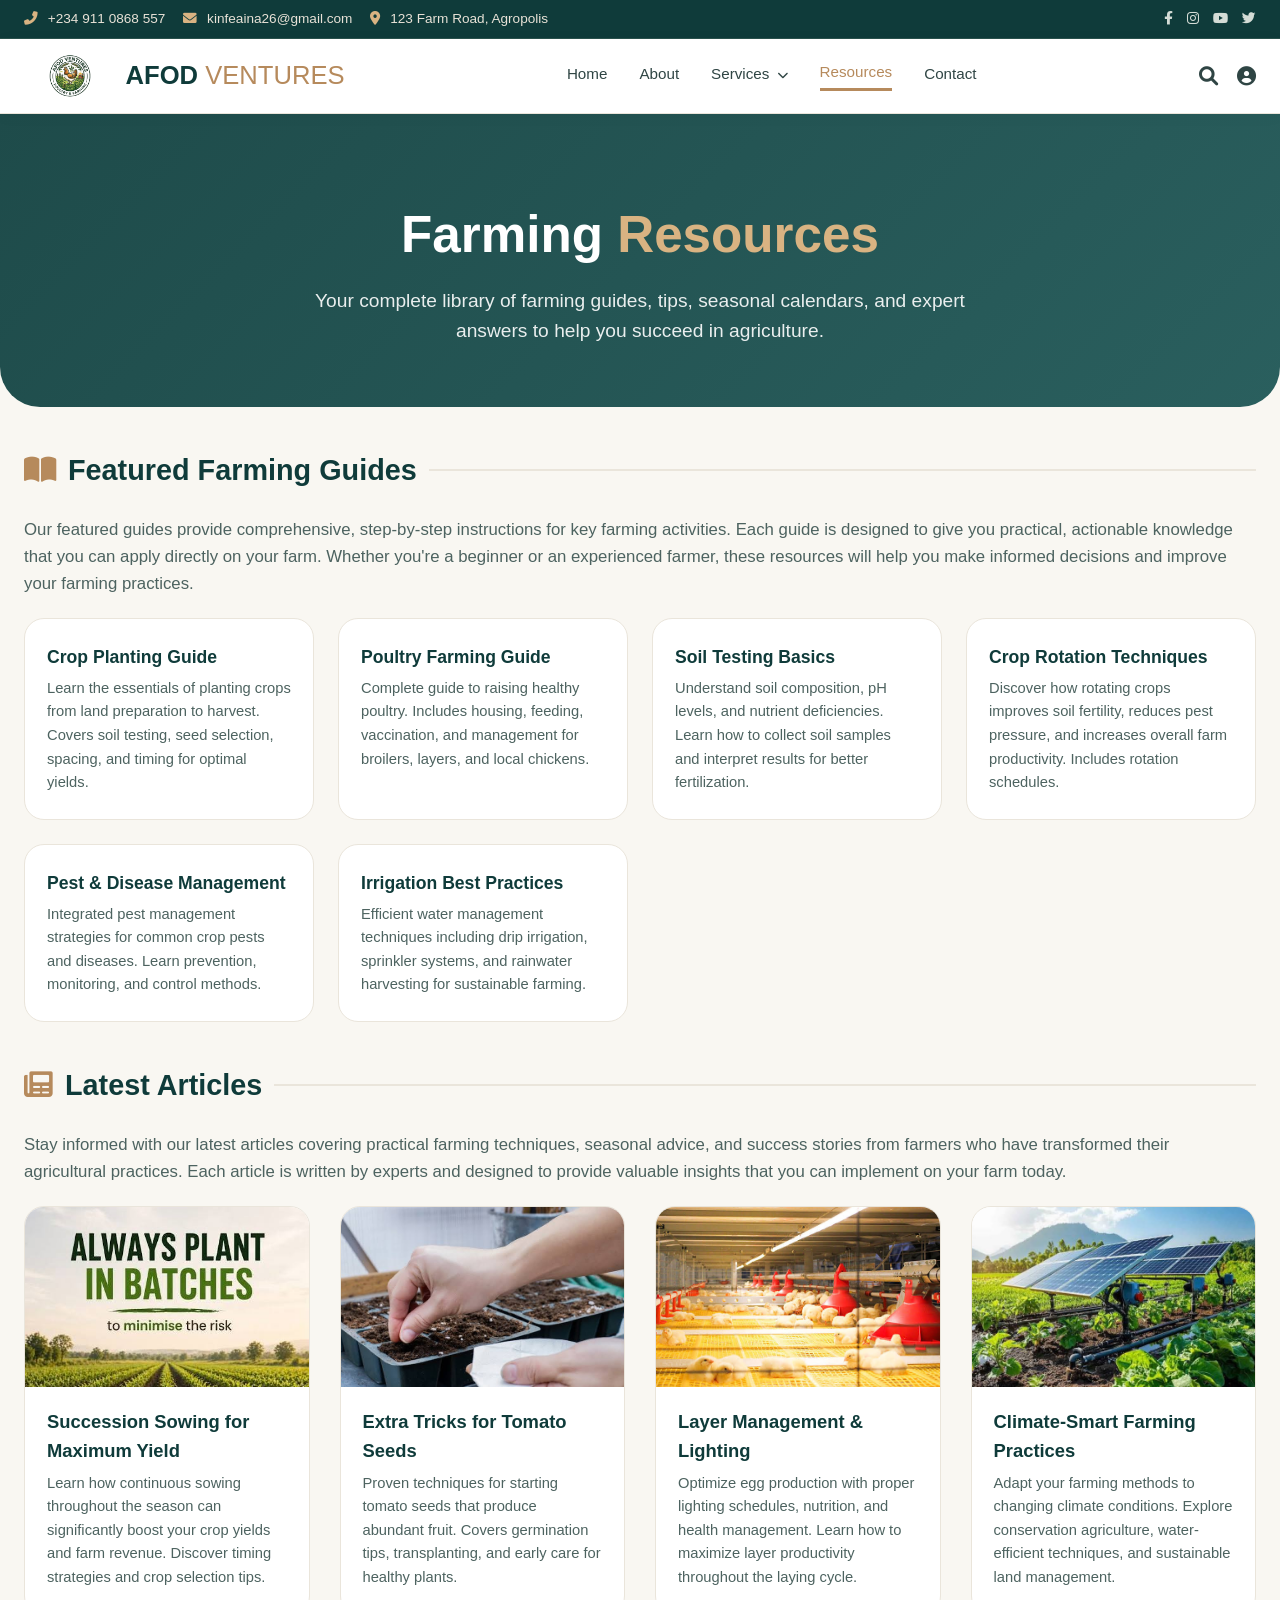
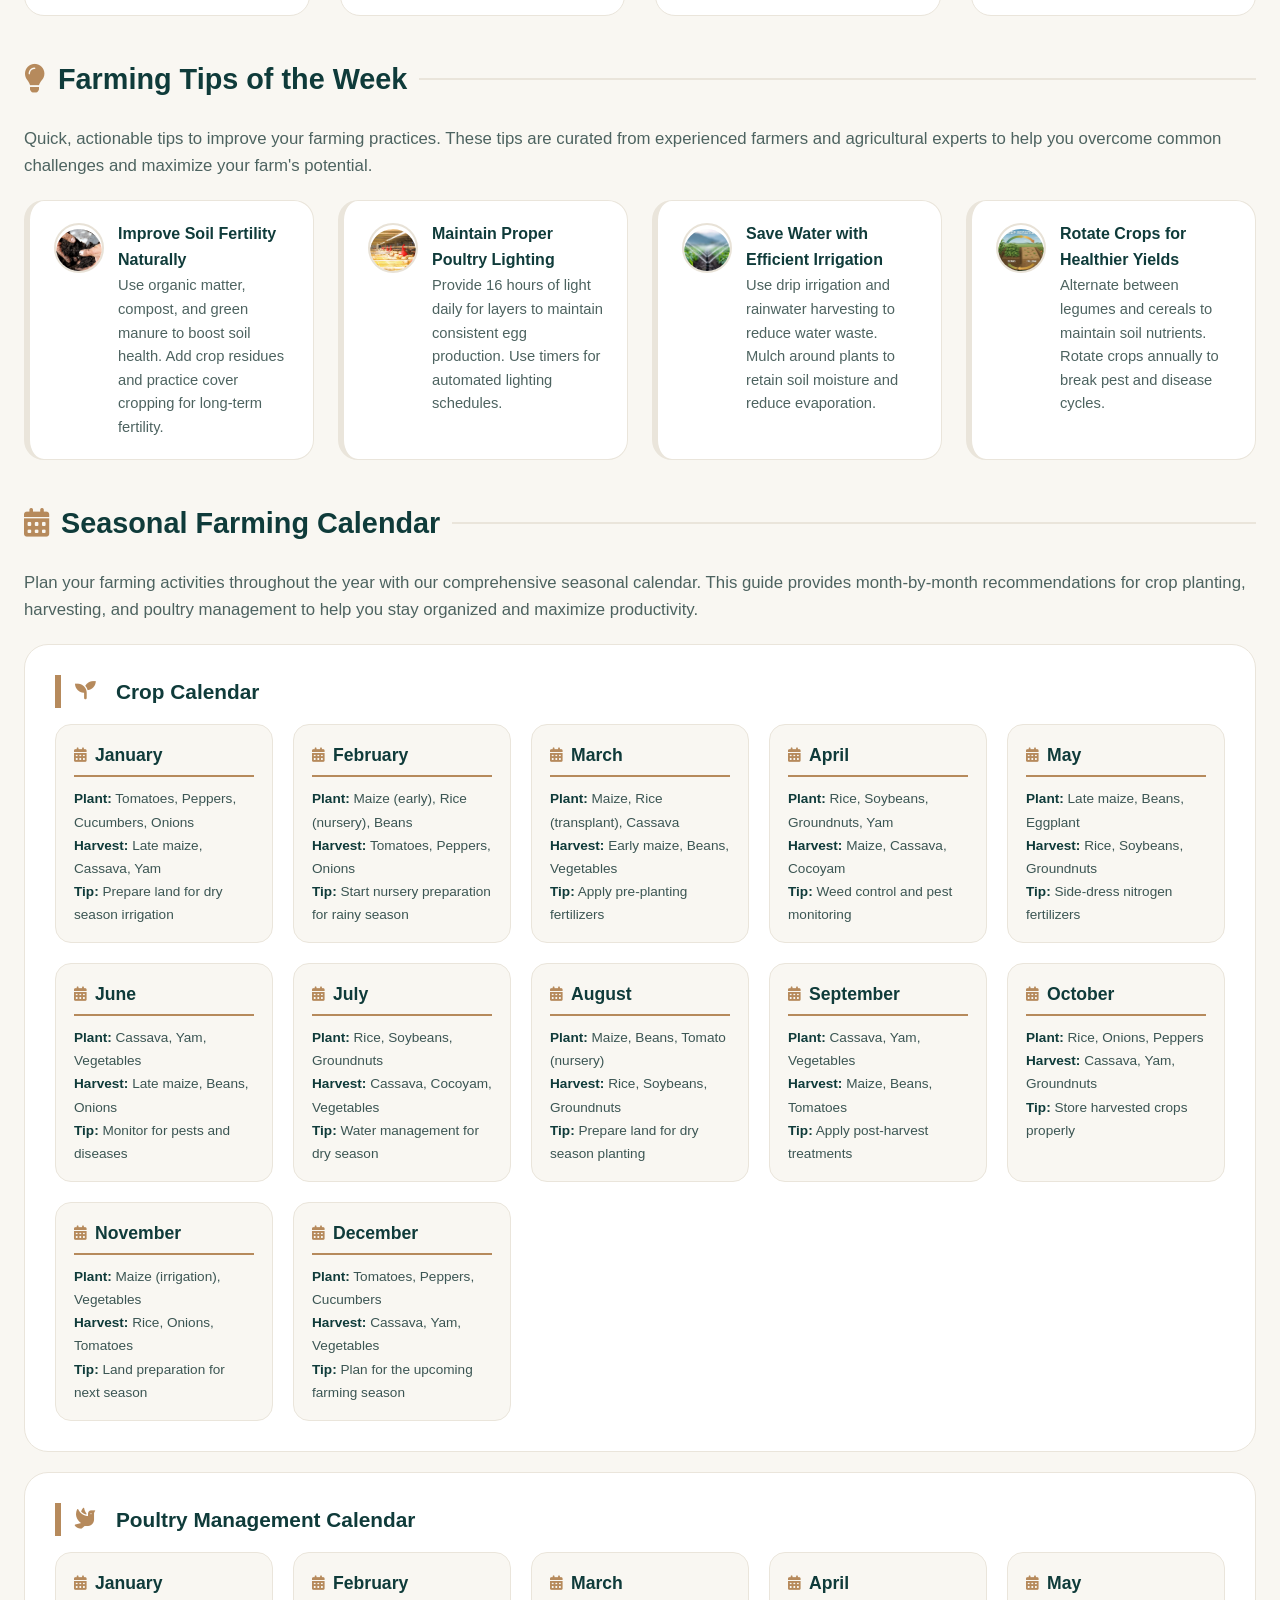
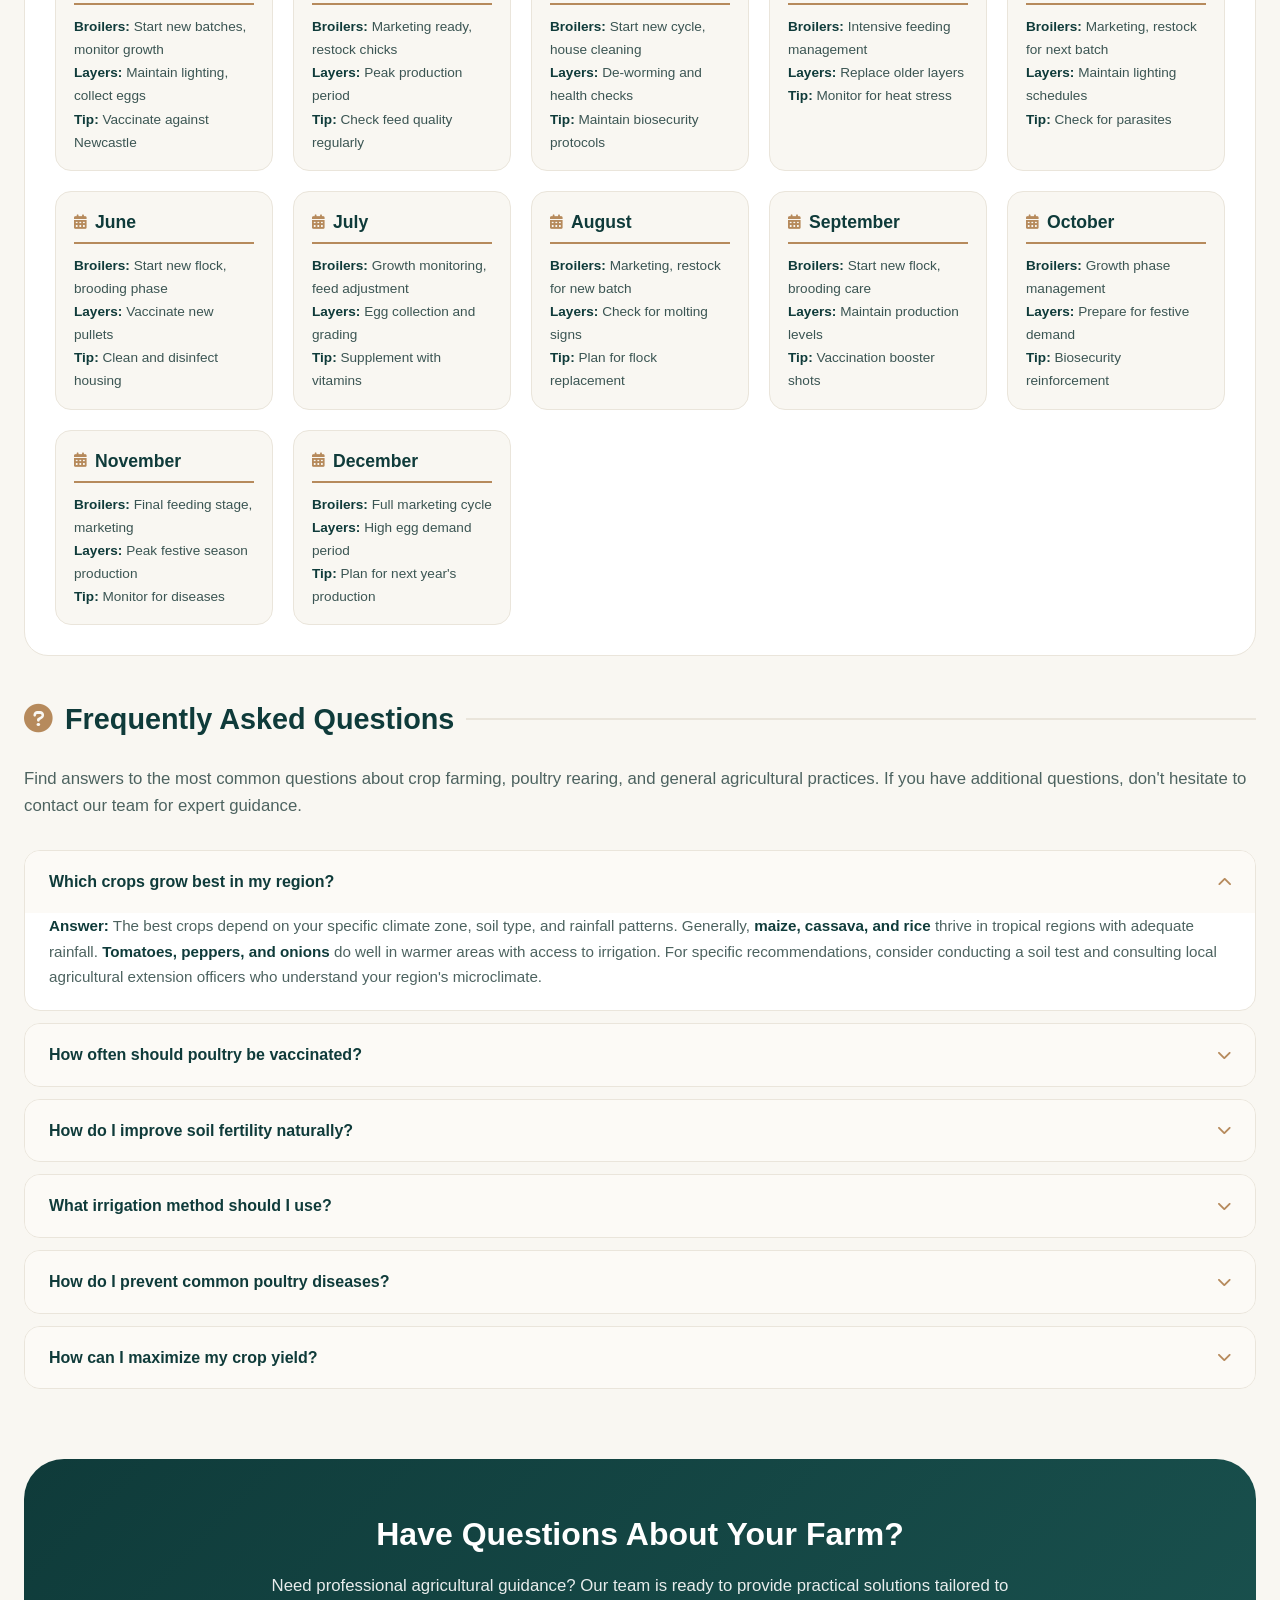
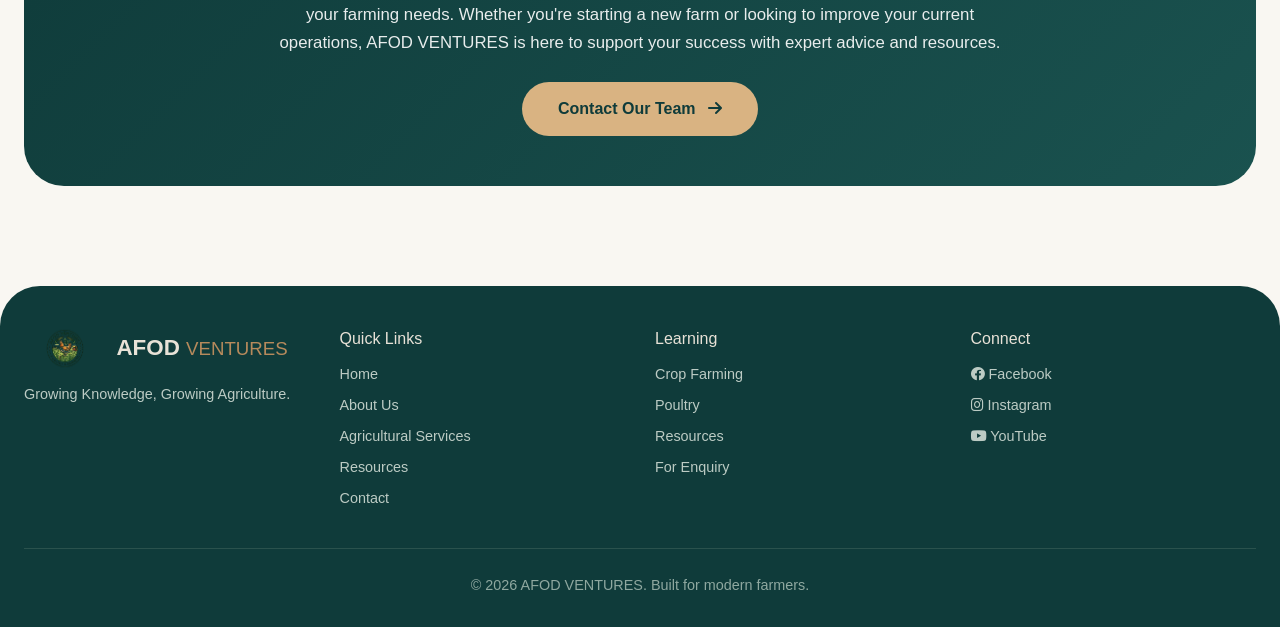
<file: resources.html>
<!DOCTYPE html>
<html lang="en">
<head>
  <meta charset="UTF-8" />
  <meta name="viewport" content="width=device-width, initial-scale=1.0" />
  <title>Resources - AFOD VENTURES</title>
  <!-- Font Awesome for social icons -->
  <link rel="stylesheet" href="https://cdnjs.cloudflare.com/ajax/libs/font-awesome/6.0.0-beta3/css/all.min.css" />
  <!-- External CSS -->
  <link rel="stylesheet" href="style.css" />
  <link rel="icon" href="./images/logo image.jpg">
  <style>
    /* ----- RESOURCES PAGE SPECIFIC STYLES ----- */

    /* Resources Hero */
    .resources-hero {
      background: linear-gradient(135deg, #1e4b4a 0%, #2a5f5e 100%);
      color: #fff;
      padding: 80px 0 60px;
      border-radius: 0 0 40px 40px;
      text-align: center;
      margin-bottom: 20px;
    }
    .resources-hero h1 {
      font-size: 3.2rem;
      font-weight: 700;
      margin-bottom: 10px;
    }
    .resources-hero h1 span {
      color: #d9b382;
    }
    .resources-hero p {
      font-size: 1.2rem;
      opacity: 0.9;
      max-width: 650px;
      margin: 0 auto;
    }

    /* Section Headers */
    .section-header {
      display: flex;
      align-items: center;
      gap: 12px;
      margin: 40px 0 24px;
    }
    .section-header h2 {
      font-size: 1.8rem;
      color: #0f3b3a;
      font-weight: 600;
    }
    .section-header i {
      font-size: 1.8rem;
      color: #b68a5c;
    }
    .section-header .line {
      flex: 1;
      height: 2px;
      background: #eae5db;
    }

    /* Featured Guides Grid */
    .guides-grid {
      display: grid;
      grid-template-columns: repeat(auto-fit, minmax(250px, 1fr));
      gap: 24px;
      margin-bottom: 20px;
    }
    .guide-item {
      background: #fff;
      border-radius: 20px;
      padding: 24px 22px;
      border: 1px solid #eae5db;
      transition: 0.25s;
      cursor: pointer;
    }
    .guide-item:hover {
      transform: translateY(-4px);
      box-shadow: 0 8px 24px rgba(0, 0, 0, 0.06);
      border-color: #b68a5c;
    }
    .guide-item h4 {
      color: #0f3b3a;
      font-size: 1.1rem;
      margin-bottom: 6px;
    }
    .guide-item p {
      color: #4d6360;
      font-size: 0.92rem;
      line-height: 1.6;
    }

    /* Latest Articles - with images */
    .articles-grid {
      display: grid;
      grid-template-columns: repeat(auto-fit, minmax(280px, 1fr));
      gap: 30px;
      margin-bottom: 20px;
    }
    .article-item {
      background: #fff;
      border-radius: 20px;
      overflow: hidden;
      border: 1px solid #eae5db;
      transition: 0.25s;
    }
    .article-item:hover {
      transform: translateY(-4px);
      box-shadow: 0 8px 24px rgba(0, 0, 0, 0.06);
      border-color: #b68a5c;
    }
    .article-item .article-image {
      width: 100%;
      height: 180px;
      overflow: hidden;
      background: #d9d2c5;
    }
    .article-item .article-image img {
      width: 100%;
      height: 100%;
      object-fit: cover;
      transition: 0.3s;
    }
    .article-item:hover .article-image img {
      transform: scale(1.03);
    }
    .article-item .article-content {
      padding: 20px 22px 26px;
    }
    .article-item .article-content h4 {
      color: #0f3b3a;
      font-size: 1.15rem;
      margin-bottom: 6px;
    }
    .article-item .article-content p {
      color: #4d6360;
      font-size: 0.92rem;
      line-height: 1.6;
    }
    .article-item .read-more {
      display: inline-block;
      margin-top: 10px;
      color: #b68a5c;
      font-weight: 600;
      font-size: 0.9rem;
      transition: 0.2s;
    }
    .article-item .read-more:hover {
      color: #0f3b3a;
    }

    /* Farming Tips - Same as index.html (circular image top-left) */
    .tips-grid {
      display: grid;
      grid-template-columns: repeat(auto-fit, minmax(240px, 1fr));
      gap: 24px;
      margin: 20px 0 30px;
    }
    .tip-item {
      background: #fff;
      border-radius: 20px;
      padding: 20px 24px;
      border-left: 6px solid #b68a5c;
      border: 1px solid #eae5db;
      border-left-width: 6px;
      display: flex;
      align-items: flex-start;
      gap: 14px;
      transition: 0.2s;
    }
    .tip-item:hover {
      transform: translateX(4px);
      box-shadow: 0 4px 12px rgba(0, 0, 0, 0.04);
    }
    .tip-item .tip-image {
      width: 50px;
      height: 50px;
      border-radius: 50%;
      overflow: hidden;
      flex-shrink: 0;
      margin-top: 2px;
      border: 2px solid #e8e2d7;
    }
    .tip-item .tip-image img {
      width: 100%;
      height: 100%;
      object-fit: cover;
    }
    .tip-item .tip-content {
      flex: 1;
    }
    .tip-item .tip-content h4 {
      color: #0f3b3a;
      font-size: 1rem;
      margin-bottom: 2px;
    }
    .tip-item .tip-content p {
      color: #4d6360;
      font-size: 0.92rem;
      line-height: 1.6;
      margin: 0;
    }

    /* Seasonal Calendar */
    .calendar-section {
      background: #fff;
      border-radius: 24px;
      border: 1px solid #eae5db;
      padding: 30px;
      margin-bottom: 20px;
      overflow-x: auto;
    }
    .calendar-section h3 {
      color: #0f3b3a;
      font-size: 1.3rem;
      margin-bottom: 16px;
      border-left: 6px solid #b68a5c;
      padding-left: 14px;
      display: flex;
      align-items: center;
      gap: 10px;
    }
    .calendar-section h3 img {
      height: 28px;
      width: auto;
    }
    .calendar-grid {
      display: grid;
      grid-template-columns: repeat(auto-fit, minmax(200px, 1fr));
      gap: 20px;
      min-width: 600px;
    }
    .month-card {
      background: #f9f7f2;
      border-radius: 16px;
      padding: 16px 18px;
      border: 1px solid #eae5db;
      transition: 0.2s;
    }
    .month-card:hover {
      background: #f0ece4;
    }
    .month-card .month-name {
      font-weight: 700;
      color: #0f3b3a;
      font-size: 1.1rem;
      border-bottom: 2px solid #b68a5c;
      padding-bottom: 6px;
      margin-bottom: 10px;
      display: flex;
      align-items: center;
      gap: 8px;
    }
    .month-card .month-name i {
      color: #b68a5c;
      font-size: 0.9rem;
    }
    .month-card .activity {
      font-size: 0.85rem;
      color: #3b5553;
      line-height: 1.7;
    }
    .month-card .activity strong {
      color: #0f3b3a;
    }

    /* FAQ Section */
    .faq-section {
      margin: 30px 0;
    }
    .faq-item {
      background: #fff;
      border-radius: 16px;
      margin-bottom: 12px;
      border: 1px solid #eae5db;
      overflow: hidden;
    }
    .faq-question {
      padding: 18px 24px;
      font-weight: 600;
      color: #0f3b3a;
      display: flex;
      justify-content: space-between;
      align-items: center;
      cursor: pointer;
      background: #fcfaf6;
      transition: 0.2s;
      font-size: 1rem;
    }
    .faq-question:hover {
      background: #f0ece4;
    }
    .faq-question i {
      color: #b68a5c;
      transition: 0.2s;
      font-size: 0.9rem;
    }
    .faq-item.open .faq-question i {
      transform: rotate(180deg);
    }
    .faq-answer {
      padding: 0 24px 20px;
      color: #4d6360;
      font-size: 0.95rem;
      line-height: 1.7;
      display: none;
    }
    .faq-item.open .faq-answer {
      display: block;
    }
    .faq-answer strong {
      color: #0f3b3a;
    }

    /* Contact CTA */
    .resources-cta {
      padding: 40px 0 60px;
    }
    .cta-box {
      background: linear-gradient(135deg, #0f3b3a 0%, #1a524f 100%);
      color: #fff;
      border-radius: 40px;
      padding: 50px 40px;
      text-align: center;
    }
    .cta-box h2 {
      font-size: 2rem;
      font-weight: 600;
      margin-bottom: 12px;
    }
    .cta-box p {
      opacity: 0.9;
      font-size: 1.05rem;
      max-width: 750px;
      margin: 0 auto 24px;
      line-height: 1.7;
    }
    .cta-box .btn-primary {
      background: #d9b382;
      color: #0f3b3a;
    }
    .cta-box .btn-primary:hover {
      background: #e8c99e;
    }

    /* ----- DROPDOWN OVERRIDES (nav) ----- */
    .nav-links .dropdown {
      position: relative;
      display: inline-block;
    }
    .nav-links .dropdown-content {
      display: none;
      position: absolute;
      background: #fff;
      min-width: 160px;
      box-shadow: 0 8px 16px rgba(0, 0, 0, 0.1);
      border-radius: 12px;
      padding: 8px 0;
      z-index: 1000;
      top: 100%;
      left: 0;
      border: 1px solid #eae5db;
    }
    .nav-links .dropdown-content a {
      display: block;
      padding: 10px 20px;
      font-size: 0.9rem;
      color: #2f4544;
      border-bottom: none;
      transition: 0.2s;
    }
    .nav-links .dropdown-content a:hover {
      background: #f0ece4;
      color: #b68a5c;
      border-bottom: none;
    }
    .nav-links .dropdown:hover .dropdown-content {
      display: block;
    }
    .nav-links .dropdown > a {
      cursor: pointer;
    }
    .nav-links .dropdown > a i {
      font-size: 0.7rem;
      margin-left: 4px;
    }

    /* ----- RESPONSIVE OVERRIDES ----- */
    @media (max-width: 900px) {
      /* Ensure hamburger is visible */
      .menu-toggle {
        display: block !important;
      }

      /* Navigation links - hidden by default, shown when toggled */
      .nav-links {
        display: none !important;
        width: 100%;
        flex-direction: column;
        align-items: center;
        gap: 0.8rem;
        padding: 20px 0 10px;
        border-top: 1px solid #eae5db;
        margin-top: 16px;
      }
      .nav-links.open {
        display: flex !important;
      }

      /* Dropdown on mobile - separate arrow click from link click */
      .nav-links .dropdown {
        position: relative;
        width: 100%;
        text-align: center;
      }
      .nav-links .dropdown > a {
        display: inline-block;
        padding: 0 4px;
      }
      .nav-links .dropdown > a i {
        display: inline-block;
        font-size: 0.7rem;
        margin-left: 4px;
        cursor: pointer;
        padding: 4px 8px;
        transition: transform 0.3s ease;
      }
      .nav-links .dropdown.open > a i {
        transform: rotate(180deg);
      }
      .nav-links .dropdown-content {
        position: static;
        box-shadow: none;
        border: none;
        padding: 0 0 0 16px;
        background: transparent;
        display: none;
        width: 100%;
      }
      .nav-links .dropdown.open .dropdown-content {
        display: block;
      }
      .nav-links .dropdown-content a {
        color: #2f4544;
        padding: 6px 0;
        text-align: center;
      }
      .nav-links .dropdown-content a:hover {
        background: transparent;
        color: #b68a5c;
      }

      .resources-hero h1 {
        font-size: 2.4rem;
      }
      .cta-box h2 {
        font-size: 1.6rem;
      }
      .section-header h2 {
        font-size: 1.5rem;
      }
    }

    @media (max-width: 550px) {
      .resources-hero h1 {
        font-size: 2rem;
      }
      .resources-hero p {
        font-size: 1rem;
      }
      .cta-box {
        padding: 32px 20px;
      }
      .cta-box h2 {
        font-size: 1.3rem;
      }
      .cta-box p {
        font-size: 0.95rem;
      }
      .calendar-section {
        padding: 18px;
      }
      .calendar-grid {
        min-width: 400px;
      }
      .faq-question {
        font-size: 0.9rem;
        padding: 14px 18px;
      }
      .faq-answer {
        font-size: 0.88rem;
        padding: 0 18px 16px;
      }
      .guides-grid {
        grid-template-columns: 1fr 1fr;
      }
      .tips-grid {
        grid-template-columns: 1fr 1fr;
      }
      .articles-grid {
        grid-template-columns: 1fr;
      }
      .tip-item {
        padding: 16px 18px;
        gap: 12px;
      }
      .tip-item .tip-image {
        width: 40px;
        height: 40px;
      }
    }

    @media (max-width: 400px) {
      .guides-grid {
        grid-template-columns: 1fr;
      }
      .tips-grid {
        grid-template-columns: 1fr;
      }
    }
  </style>
</head>
<body>

  <!-- TOP BAR -->
  <div class="top-bar">
    <div class="container">
      <div class="contact-info">
        <span><i class="fas fa-phone-alt"></i> +234 911 0868 557</span>
        <span><i class="fas fa-envelope"></i> kinfeaina26@gmail.com</span>
        <span><i class="fas fa-map-marker-alt"></i> 123 Farm Road, Agropolis</span>
      </div>
      <div class="social-icons">
        <a href="#"><i class="fab fa-facebook-f"></i></a>
        <a href="#"><i class="fab fa-instagram"></i></a>
        <a href="#"><i class="fab fa-youtube"></i></a>
        <a href="#"><i class="fab fa-twitter"></i></a>
      </div>
    </div>
  </div>

  <!-- HEADER / NAV -->
  <header class="site-header">
    <div class="container header-inner">
      <div class="logo">
        <img src="./images/logo_image.jpg" alt="AFOD VENTURES Logo" />
        <span>AFOD <span class="logo-highlight">VENTURES</span></span>
      </div>
      <button class="menu-toggle" aria-label="Toggle menu">
        <i class="fas fa-bars"></i>
      </button>
      <nav class="nav-links" id="mainNav">
        <a href="index.html">Home</a>
        <a href="about.html">About</a>
        <div class="dropdown" id="servicesDropdown">
          <a href="services.html">Services <i class="fas fa-chevron-down" id="dropdownArrow"></i></a>
          <div class="dropdown-content">
            <a href="crop.html">Crops</a>
            <a href="poultry.html">Poultry</a>
          </div>
        </div>
        <a href="resources.html" class="active">Resources</a>
        <a href="contact.html">Contact</a>
      </nav>
      <div class="header-actions">
        <i class="fas fa-search" id="searchIcon"></i>
        <i class="fas fa-user-circle" id="userIcon"></i>
      </div>
    </div>
  </header>

  <!-- RESOURCES HERO -->
  <section class="resources-hero">
    <div class="container">
      <h1>Farming <span>Resources</span></h1>
      <p>Your complete library of farming guides, tips, seasonal calendars, and expert answers to help you succeed in agriculture.</p>
    </div>
  </section>

  <!-- FEATURED GUIDES -->
  <div class="container">
    <div class="section-header">
      <i class="fas fa-book-open"></i>
      <h2>Featured Farming Guides</h2>
      <span class="line"></span>
    </div>
    <p style="color: #4d6360; margin-bottom: 20px; font-size: 1.05rem;">
      Our featured guides provide comprehensive, step-by-step instructions for key farming activities. Each guide is designed to give you practical, actionable knowledge that you can apply directly on your farm. Whether you're a beginner or an experienced farmer, these resources will help you make informed decisions and improve your farming practices.
    </p>
    <div class="guides-grid">
      <div class="guide-item">
        <h4>Crop Planting Guide</h4>
        <p>Learn the essentials of planting crops from land preparation to harvest. Covers soil testing, seed selection, spacing, and timing for optimal yields.</p>
      </div>
      <div class="guide-item">
        <h4>Poultry Farming Guide</h4>
        <p>Complete guide to raising healthy poultry. Includes housing, feeding, vaccination, and management for broilers, layers, and local chickens.</p>
      </div>
      <div class="guide-item">
        <h4>Soil Testing Basics</h4>
        <p>Understand soil composition, pH levels, and nutrient deficiencies. Learn how to collect soil samples and interpret results for better fertilization.</p>
      </div>
      <div class="guide-item">
        <h4>Crop Rotation Techniques</h4>
        <p>Discover how rotating crops improves soil fertility, reduces pest pressure, and increases overall farm productivity. Includes rotation schedules.</p>
      </div>
      <div class="guide-item">
        <h4>Pest &amp; Disease Management</h4>
        <p>Integrated pest management strategies for common crop pests and diseases. Learn prevention, monitoring, and control methods.</p>
      </div>
      <div class="guide-item">
        <h4>Irrigation Best Practices</h4>
        <p>Efficient water management techniques including drip irrigation, sprinkler systems, and rainwater harvesting for sustainable farming.</p>
      </div>
    </div>
  </div>

  <!-- LATEST ARTICLES -->
  <div class="container">
    <div class="section-header">
      <i class="fas fa-newspaper"></i>
      <h2>Latest Articles</h2>
      <span class="line"></span>
    </div>
    <p style="color: #4d6360; margin-bottom: 20px; font-size: 1.05rem;">
      Stay informed with our latest articles covering practical farming techniques, seasonal advice, and success stories from farmers who have transformed their agricultural practices. Each article is written by experts and designed to provide valuable insights that you can implement on your farm today.
    </p>
    <div class="articles-grid">
      <div class="article-item">
        <div class="article-image"><img src="./images/latest article 1.jpg" alt="Succession Sowing" /></div>
        <div class="article-content">
          <h4>Succession Sowing for Maximum Yield</h4>
          <p>Learn how continuous sowing throughout the season can significantly boost your crop yields and farm revenue. Discover timing strategies and crop selection tips.</p>
        </div>
      </div>
      <div class="article-item">
        <div class="article-image"><img src="./images/latest article 2.jpg" alt="Tomato Seeds" /></div>
        <div class="article-content">
          <h4>Extra Tricks for Tomato Seeds</h4>
          <p>Proven techniques for starting tomato seeds that produce abundant fruit. Covers germination tips, transplanting, and early care for healthy plants.</p>
        </div>
      </div>
      <div class="article-item">
        <div class="article-image"><img src="./images/farming tip 2.jpg" alt="Layer Management" /></div>
        <div class="article-content">
          <h4>Layer Management &amp; Lighting</h4>
          <p>Optimize egg production with proper lighting schedules, nutrition, and health management. Learn how to maximize layer productivity throughout the laying cycle.</p>
        </div>
      </div>
      <div class="article-item">
        <div class="article-image"><img src="./images/solar power.jpg" alt="Climate-Smart Farming" /></div>
        <div class="article-content">
          <h4>Climate-Smart Farming Practices</h4>
          <p>Adapt your farming methods to changing climate conditions. Explore conservation agriculture, water-efficient techniques, and sustainable land management.</p>
        </div>
      </div>
    </div>
  </div>

  <!-- FARMING TIPS - Same style as index.html -->
  <div class="container">
    <div class="section-header">
      <i class="fas fa-lightbulb"></i>
      <h2>Farming Tips of the Week</h2>
      <span class="line"></span>
    </div>
    <p style="color: #4d6360; margin-bottom: 20px; font-size: 1.05rem;">
      Quick, actionable tips to improve your farming practices. These tips are curated from experienced farmers and agricultural experts to help you overcome common challenges and maximize your farm's potential.
    </p>
    <div class="tips-grid">
      <div class="tip-item">
        <div class="tip-image"><img src="./images/soil fertility.jpg" alt="Soil Fertility" /></div>
        <div class="tip-content">
          <h4>Improve Soil Fertility Naturally</h4>
          <p>Use organic matter, compost, and green manure to boost soil health. Add crop residues and practice cover cropping for long-term fertility.</p>
        </div>
      </div>
      <div class="tip-item">
        <div class="tip-image"><img src="./images/farming tip 2.jpg" alt="Poultry Lighting" /></div>
        <div class="tip-content">
          <h4>Maintain Proper Poultry Lighting</h4>
          <p>Provide 16 hours of light daily for layers to maintain consistent egg production. Use timers for automated lighting schedules.</p>
        </div>
      </div>
      <div class="tip-item">
        <div class="tip-image"><img src="./images/farming tip 1.jpg" alt="Irrigation" /></div>
        <div class="tip-content">
          <h4>Save Water with Efficient Irrigation</h4>
          <p>Use drip irrigation and rainwater harvesting to reduce water waste. Mulch around plants to retain soil moisture and reduce evaporation.</p>
        </div>
      </div>
      <div class="tip-item">
        <div class="tip-image"><img src="./images/farming tip 3.jpg" alt="Crop Rotation" /></div>
        <div class="tip-content">
          <h4>Rotate Crops for Healthier Yields</h4>
          <p>Alternate between legumes and cereals to maintain soil nutrients. Rotate crops annually to break pest and disease cycles.</p>
        </div>
      </div>
    </div>
  </div>

  <!-- SEASONAL CALENDAR -->
  <div class="container">
    <div class="section-header">
      <i class="fas fa-calendar-alt"></i>
      <h2>Seasonal Farming Calendar</h2>
      <span class="line"></span>
    </div>
    <p style="color: #4d6360; margin-bottom: 20px; font-size: 1.05rem;">
      Plan your farming activities throughout the year with our comprehensive seasonal calendar. This guide provides month-by-month recommendations for crop planting, harvesting, and poultry management to help you stay organized and maximize productivity.
    </p>
    <div class="calendar-section">
      <h3><i class="fas fa-seedling" style="color: #b68a5c; margin-right: 10px;"></i> Crop Calendar</h3>
      <div class="calendar-grid">
        <div class="month-card">
          <div class="month-name"><i class="fas fa-calendar-alt"></i> January</div>
          <div class="activity"><strong>Plant:</strong> Tomatoes, Peppers, Cucumbers, Onions</div>
          <div class="activity"><strong>Harvest:</strong> Late maize, Cassava, Yam</div>
          <div class="activity"><strong>Tip:</strong> Prepare land for dry season irrigation</div>
        </div>
        <div class="month-card">
          <div class="month-name"><i class="fas fa-calendar-alt"></i> February</div>
          <div class="activity"><strong>Plant:</strong> Maize (early), Rice (nursery), Beans</div>
          <div class="activity"><strong>Harvest:</strong> Tomatoes, Peppers, Onions</div>
          <div class="activity"><strong>Tip:</strong> Start nursery preparation for rainy season</div>
        </div>
        <div class="month-card">
          <div class="month-name"><i class="fas fa-calendar-alt"></i> March</div>
          <div class="activity"><strong>Plant:</strong> Maize, Rice (transplant), Cassava</div>
          <div class="activity"><strong>Harvest:</strong> Early maize, Beans, Vegetables</div>
          <div class="activity"><strong>Tip:</strong> Apply pre-planting fertilizers</div>
        </div>
        <div class="month-card">
          <div class="month-name"><i class="fas fa-calendar-alt"></i> April</div>
          <div class="activity"><strong>Plant:</strong> Rice, Soybeans, Groundnuts, Yam</div>
          <div class="activity"><strong>Harvest:</strong> Maize, Cassava, Cocoyam</div>
          <div class="activity"><strong>Tip:</strong> Weed control and pest monitoring</div>
        </div>
        <div class="month-card">
          <div class="month-name"><i class="fas fa-calendar-alt"></i> May</div>
          <div class="activity"><strong>Plant:</strong> Late maize, Beans, Eggplant</div>
          <div class="activity"><strong>Harvest:</strong> Rice, Soybeans, Groundnuts</div>
          <div class="activity"><strong>Tip:</strong> Side-dress nitrogen fertilizers</div>
        </div>
        <div class="month-card">
          <div class="month-name"><i class="fas fa-calendar-alt"></i> June</div>
          <div class="activity"><strong>Plant:</strong> Cassava, Yam, Vegetables</div>
          <div class="activity"><strong>Harvest:</strong> Late maize, Beans, Onions</div>
          <div class="activity"><strong>Tip:</strong> Monitor for pests and diseases</div>
        </div>
        <div class="month-card">
          <div class="month-name"><i class="fas fa-calendar-alt"></i> July</div>
          <div class="activity"><strong>Plant:</strong> Rice, Soybeans, Groundnuts</div>
          <div class="activity"><strong>Harvest:</strong> Cassava, Cocoyam, Vegetables</div>
          <div class="activity"><strong>Tip:</strong> Water management for dry season</div>
        </div>
        <div class="month-card">
          <div class="month-name"><i class="fas fa-calendar-alt"></i> August</div>
          <div class="activity"><strong>Plant:</strong> Maize, Beans, Tomato (nursery)</div>
          <div class="activity"><strong>Harvest:</strong> Rice, Soybeans, Groundnuts</div>
          <div class="activity"><strong>Tip:</strong> Prepare land for dry season planting</div>
        </div>
        <div class="month-card">
          <div class="month-name"><i class="fas fa-calendar-alt"></i> September</div>
          <div class="activity"><strong>Plant:</strong> Cassava, Yam, Vegetables</div>
          <div class="activity"><strong>Harvest:</strong> Maize, Beans, Tomatoes</div>
          <div class="activity"><strong>Tip:</strong> Apply post-harvest treatments</div>
        </div>
        <div class="month-card">
          <div class="month-name"><i class="fas fa-calendar-alt"></i> October</div>
          <div class="activity"><strong>Plant:</strong> Rice, Onions, Peppers</div>
          <div class="activity"><strong>Harvest:</strong> Cassava, Yam, Groundnuts</div>
          <div class="activity"><strong>Tip:</strong> Store harvested crops properly</div>
        </div>
        <div class="month-card">
          <div class="month-name"><i class="fas fa-calendar-alt"></i> November</div>
          <div class="activity"><strong>Plant:</strong> Maize (irrigation), Vegetables</div>
          <div class="activity"><strong>Harvest:</strong> Rice, Onions, Tomatoes</div>
          <div class="activity"><strong>Tip:</strong> Land preparation for next season</div>
        </div>
        <div class="month-card">
          <div class="month-name"><i class="fas fa-calendar-alt"></i> December</div>
          <div class="activity"><strong>Plant:</strong> Tomatoes, Peppers, Cucumbers</div>
          <div class="activity"><strong>Harvest:</strong> Cassava, Yam, Vegetables</div>
          <div class="activity"><strong>Tip:</strong> Plan for the upcoming farming season</div>
        </div>
      </div>
    </div>

    <div class="calendar-section">
        <h3>
            <i class="fas fa-dove" style="color: #b68a5c; margin-right: 10px;"></i> Poultry Management Calendar
        </h3>
      <div class="calendar-grid">
        <div class="month-card">
          <div class="month-name"><i class="fas fa-calendar-alt"></i> January</div>
          <div class="activity"><strong>Broilers:</strong> Start new batches, monitor growth</div>
          <div class="activity"><strong>Layers:</strong> Maintain lighting, collect eggs</div>
          <div class="activity"><strong>Tip:</strong> Vaccinate against Newcastle</div>
        </div>
        <div class="month-card">
          <div class="month-name"><i class="fas fa-calendar-alt"></i> February</div>
          <div class="activity"><strong>Broilers:</strong> Marketing ready, restock chicks</div>
          <div class="activity"><strong>Layers:</strong> Peak production period</div>
          <div class="activity"><strong>Tip:</strong> Check feed quality regularly</div>
        </div>
        <div class="month-card">
          <div class="month-name"><i class="fas fa-calendar-alt"></i> March</div>
          <div class="activity"><strong>Broilers:</strong> Start new cycle, house cleaning</div>
          <div class="activity"><strong>Layers:</strong> De-worming and health checks</div>
          <div class="activity"><strong>Tip:</strong> Maintain biosecurity protocols</div>
        </div>
        <div class="month-card">
          <div class="month-name"><i class="fas fa-calendar-alt"></i> April</div>
          <div class="activity"><strong>Broilers:</strong> Intensive feeding management</div>
          <div class="activity"><strong>Layers:</strong> Replace older layers</div>
          <div class="activity"><strong>Tip:</strong> Monitor for heat stress</div>
        </div>
        <div class="month-card">
          <div class="month-name"><i class="fas fa-calendar-alt"></i> May</div>
          <div class="activity"><strong>Broilers:</strong> Marketing, restock for next batch</div>
          <div class="activity"><strong>Layers:</strong> Maintain lighting schedules</div>
          <div class="activity"><strong>Tip:</strong> Check for parasites</div>
        </div>
        <div class="month-card">
          <div class="month-name"><i class="fas fa-calendar-alt"></i> June</div>
          <div class="activity"><strong>Broilers:</strong> Start new flock, brooding phase</div>
          <div class="activity"><strong>Layers:</strong> Vaccinate new pullets</div>
          <div class="activity"><strong>Tip:</strong> Clean and disinfect housing</div>
        </div>
        <div class="month-card">
          <div class="month-name"><i class="fas fa-calendar-alt"></i> July</div>
          <div class="activity"><strong>Broilers:</strong> Growth monitoring, feed adjustment</div>
          <div class="activity"><strong>Layers:</strong> Egg collection and grading</div>
          <div class="activity"><strong>Tip:</strong> Supplement with vitamins</div>
        </div>
        <div class="month-card">
          <div class="month-name"><i class="fas fa-calendar-alt"></i> August</div>
          <div class="activity"><strong>Broilers:</strong> Marketing, restock for new batch</div>
          <div class="activity"><strong>Layers:</strong> Check for molting signs</div>
          <div class="activity"><strong>Tip:</strong> Plan for flock replacement</div>
        </div>
        <div class="month-card">
          <div class="month-name"><i class="fas fa-calendar-alt"></i> September</div>
          <div class="activity"><strong>Broilers:</strong> Start new flock, brooding care</div>
          <div class="activity"><strong>Layers:</strong> Maintain production levels</div>
          <div class="activity"><strong>Tip:</strong> Vaccination booster shots</div>
        </div>
        <div class="month-card">
          <div class="month-name"><i class="fas fa-calendar-alt"></i> October</div>
          <div class="activity"><strong>Broilers:</strong> Growth phase management</div>
          <div class="activity"><strong>Layers:</strong> Prepare for festive demand</div>
          <div class="activity"><strong>Tip:</strong> Biosecurity reinforcement</div>
        </div>
        <div class="month-card">
          <div class="month-name"><i class="fas fa-calendar-alt"></i> November</div>
          <div class="activity"><strong>Broilers:</strong> Final feeding stage, marketing</div>
          <div class="activity"><strong>Layers:</strong> Peak festive season production</div>
          <div class="activity"><strong>Tip:</strong> Monitor for diseases</div>
        </div>
        <div class="month-card">
          <div class="month-name"><i class="fas fa-calendar-alt"></i> December</div>
          <div class="activity"><strong>Broilers:</strong> Full marketing cycle</div>
          <div class="activity"><strong>Layers:</strong> High egg demand period</div>
          <div class="activity"><strong>Tip:</strong> Plan for next year's production</div>
        </div>
      </div>
    </div>
  </div>

  <!-- FAQ SECTION -->
  <div class="container">
    <div class="section-header">
      <i class="fas fa-question-circle"></i>
      <h2>Frequently Asked Questions</h2>
      <span class="line"></span>
    </div>
    <p style="color: #4d6360; margin-bottom: 24px; font-size: 1.05rem;">
      Find answers to the most common questions about crop farming, poultry rearing, and general agricultural practices. If you have additional questions, don't hesitate to contact our team for expert guidance.
    </p>
    <div class="faq-section">
      <div class="faq-item open">
        <div class="faq-question" onclick="toggleFaq(this)">
          Which crops grow best in my region?
          <i class="fas fa-chevron-down"></i>
        </div>
        <div class="faq-answer">
          <strong>Answer:</strong> The best crops depend on your specific climate zone, soil type, and rainfall patterns. Generally, <strong>maize, cassava, and rice</strong> thrive in tropical regions with adequate rainfall. <strong>Tomatoes, peppers, and onions</strong> do well in warmer areas with access to irrigation. For specific recommendations, consider conducting a soil test and consulting local agricultural extension officers who understand your region's microclimate.
        </div>
      </div>
      <div class="faq-item">
        <div class="faq-question" onclick="toggleFaq(this)">
          How often should poultry be vaccinated?
          <i class="fas fa-chevron-down"></i>
        </div>
        <div class="faq-answer">
          <strong>Answer:</strong> Poultry vaccination schedules depend on the specific diseases in your area. Generally, <strong>Newcastle disease</strong> vaccines are given at 1-2 weeks, 4-6 weeks, and then every 2-3 months. <strong>Gumboro disease</strong> vaccines are typically given at 2-3 weeks and 8-10 weeks. <strong>Fowl Pox</strong> vaccines are administered at 8-12 weeks. Always consult a veterinarian to develop a vaccination program tailored to your flock and local disease pressures.
        </div>
      </div>
      <div class="faq-item">
        <div class="faq-question" onclick="toggleFaq(this)">
          How do I improve soil fertility naturally?
          <i class="fas fa-chevron-down"></i>
        </div>
        <div class="faq-answer">
          <strong>Answer:</strong> Improving soil fertility naturally involves multiple approaches: <strong>1) Add organic matter</strong> - incorporate compost, green manure, and crop residues. <strong>2) Practice crop rotation</strong> - alternate legumes with cereals to fix nitrogen. <strong>3) Use cover crops</strong> - plant during off-seasons to prevent erosion and add nutrients. <strong>4) Apply manure</strong> - well-decomposed animal manure improves soil structure. <strong>5) Practice conservation tillage</strong> - minimize soil disturbance to preserve beneficial microorganisms.
        </div>
      </div>
      <div class="faq-item">
        <div class="faq-question" onclick="toggleFaq(this)">
          What irrigation method should I use?
          <i class="fas fa-chevron-down"></i>
        </div>
        <div class="faq-answer">
          <strong>Answer:</strong> The best irrigation method depends on your crop, water availability, and farm size. <strong>Drip irrigation</strong> is ideal for vegetables, tomatoes, and high-value crops as it delivers water directly to plant roots with minimal waste. <strong>Sprinkler systems</strong> work well for field crops like maize and rice. <strong>Flood irrigation</strong> is suitable for rice and low-value crops but has high water usage. For small farms, <strong>manual watering</strong> combined with mulching is a cost-effective option.
        </div>
      </div>
      <div class="faq-item">
        <div class="faq-question" onclick="toggleFaq(this)">
          How do I prevent common poultry diseases?
          <i class="fas fa-chevron-down"></i>
        </div>
        <div class="faq-answer">
          <strong>Answer:</strong> Preventing poultry diseases requires a comprehensive approach: <strong>1) Vaccination</strong> - follow a strict vaccination schedule. <strong>2) Biosecurity</strong> - restrict visitors, disinfect equipment, and quarantine new birds. <strong>3) Good housing</strong> - ensure proper ventilation, space, and cleanliness. <strong>4) Nutrition</strong> - provide balanced feed with essential vitamins and minerals. <strong>5) Regular monitoring</strong> - observe birds daily for signs of illness and consult a veterinarian promptly when issues arise.
        </div>
      </div>
      <div class="faq-item">
        <div class="faq-question" onclick="toggleFaq(this)">
          How can I maximize my crop yield?
          <i class="fas fa-chevron-down"></i>
        </div>
        <div class="faq-answer">
          <strong>Answer:</strong> Maximizing crop yield involves several key practices: <strong>1) Soil preparation</strong> - test and amend soil for optimal fertility. <strong>2) Seed selection</strong> - use high-yielding, disease-resistant varieties. <strong>3) Proper spacing</strong> - plant at recommended densities to avoid competition. <strong>4) Timely planting</strong> - align planting with seasonal rainfall patterns. <strong>5) Fertilization</strong> - apply the right type and amount of fertilizer at the correct growth stages. <strong>6) Pest and disease management</strong> - monitor regularly and take preventive measures. <strong>7) Irrigation</strong> - provide adequate water, especially during critical growth stages.
        </div>
      </div>
    </div>
  </div>

  <!-- CONTACT CTA -->
  <section class="resources-cta">
    <div class="container">
      <div class="cta-box">
        <h2>Have Questions About Your Farm?</h2>
        <p>
          Need professional agricultural guidance? Our team is ready to provide practical solutions tailored to your farming needs. Whether you're starting a new farm or looking to improve your current operations, AFOD VENTURES is here to support your success with expert advice and resources.
        </p>
        <a href="contact.html" class="btn-primary">Contact Our Team <i class="fas fa-arrow-right" style="margin-left: 8px;"></i></a>
      </div>
    </div>
  </section>

  <!-- FOOTER -->
  <footer class="site-footer">
    <div class="container">
      <div class="footer-grid">
        <div>
          <div class="footer-logo">
            <img src="./images/logo_image.jpg" alt="AFOD VENTURES Logo" />
            <span>AFOD <small>VENTURES</small></span>
          </div>
          <p style="color: #bccbc4; font-size: 0.9rem;">Growing Knowledge, Growing Agriculture.</p>
        </div>
        <div>
          <h4>Quick Links</h4>
          <a href="index.html">Home</a>
          <a href="about.html">About Us</a>
          <a href="services.html">Agricultural Services</a>
          <a href="resources.html">Resources</a>
          <a href="contact.html">Contact</a>
        </div>
        <div>
          <h4>Learning</h4>
          <a href="crop.html">Crop Farming</a>
          <a href="poultry.html">Poultry</a>
          <a href="resources.html">Resources</a>
          <a href="contact.html">For Enquiry</a>
        </div>
        <div>
          <h4>Connect</h4>
          <a href="#"><i class="fab fa-facebook"></i> Facebook</a>
          <a href="#"><i class="fab fa-instagram"></i> Instagram</a>
          <a href="#"><i class="fab fa-youtube"></i> YouTube</a>
        </div>
      </div>
      <div class="footer-bottom">
        <p>&copy; 2026 AFOD VENTURES. Built for modern farmers.</p>
      </div>
    </div>
  </footer>

  <script>
    // ----- FAQ Toggle -----
    function toggleFaq(element) {
      const item = element.closest('.faq-item');
      item.classList.toggle('open');
    }

    // ----- HAMBURGER MENU TOGGLE -----
    document.querySelector('.menu-toggle')?.addEventListener('click', function() {
      const nav = document.getElementById('mainNav');
      nav.classList.toggle('open');
    });

    // ----- MOBILE DROPDOWN TOGGLE (click on arrow toggles open/close) -----
    const dropdownArrow = document.getElementById('dropdownArrow');
    const servicesDropdown = document.getElementById('servicesDropdown');

    if (dropdownArrow) {
      dropdownArrow.addEventListener('click', function(e) {
        e.stopPropagation();
        e.preventDefault();
        // Only toggle on mobile
        if (window.innerWidth <= 900) {
          servicesDropdown.classList.toggle('open');
        }
      });
    }

    // ----- SERVICES LINK - navigates to services page -----
    const servicesLink = document.querySelector('#servicesDropdown > a');
    if (servicesLink) {
      servicesLink.addEventListener('click', function(e) {
        // On mobile, if the dropdown is open, close it and navigate
        if (window.innerWidth <= 900) {
          if (servicesDropdown.classList.contains('open')) {
            servicesDropdown.classList.remove('open');
          }
          // Allow navigation to proceed
          return true;
        }
        // On desktop, allow navigation
        return true;
      });
    }

    // ----- CLOSE DROPDOWN WHEN CLICKING OUTSIDE -----
    document.addEventListener('click', function(e) {
      if (window.innerWidth <= 900) {
        const dropdown = document.getElementById('servicesDropdown');
        const isClickInside = dropdown?.contains(e.target);
        if (!isClickInside && dropdown) {
          dropdown.classList.remove('open');
        }
      }
    });

    // ----- SEARCH & USER ICON ALERTS -----
    document.getElementById('searchIcon')?.addEventListener('click', () => alert('🔍 Search functionality coming soon.'));
    document.getElementById('userIcon')?.addEventListener('click', () => alert('👤 Member area coming soon.'));
  </script>
</body>
</html>
</file>
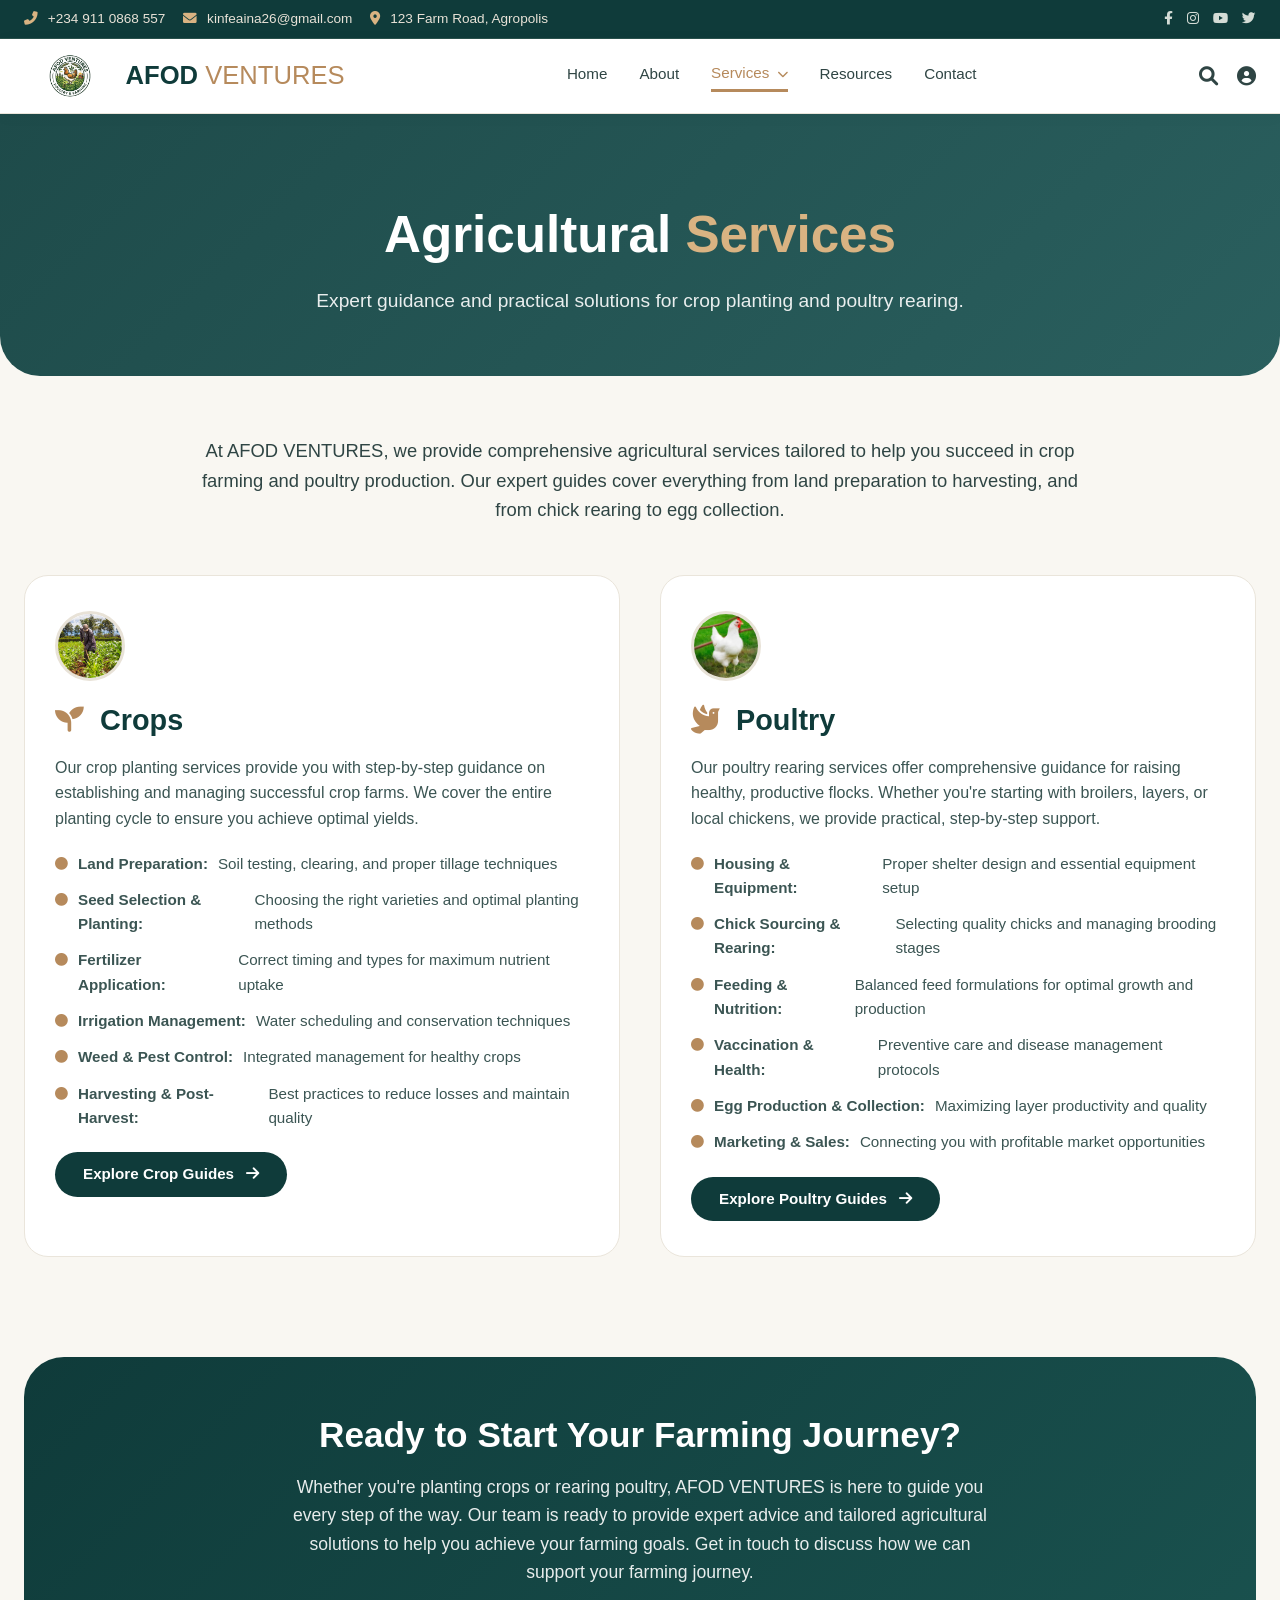
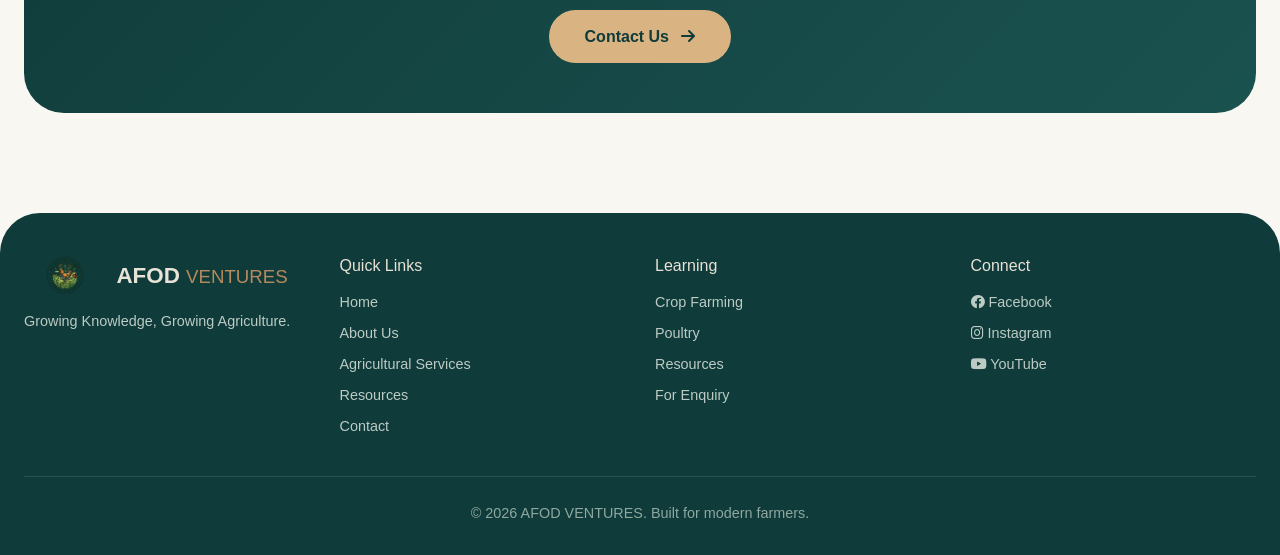
<file: services.html>
<!DOCTYPE html>
<html lang="en">
<head>
  <meta charset="UTF-8" />
  <meta name="viewport" content="width=device-width, initial-scale=1.0" />
  <title>Services - AFOD VENTURES</title>
  <!-- Font Awesome for social icons -->
  <link rel="stylesheet" href="https://cdnjs.cloudflare.com/ajax/libs/font-awesome/6.0.0-beta3/css/all.min.css" />
  <!-- External CSS -->
  <link rel="stylesheet" href="style.css" />
  <link rel="icon" href="./images/logo image.jpg">
  <style>
    /* ----- AGRICULTURAL SERVICES PAGE SPECIFIC STYLES ----- */

    /* Services Hero */
    .services-hero {
      background: linear-gradient(135deg, #1e4b4a 0%, #2a5f5e 100%);
      color: #fff;
      padding: 80px 0 60px;
      border-radius: 0 0 40px 40px;
      text-align: center;
      margin-bottom: 20px;
    }
    .services-hero h1 {
      font-size: 3.2rem;
      font-weight: 700;
      margin-bottom: 10px;
    }
    .services-hero h1 span {
      color: #d9b382;
    }
    .services-hero p {
      font-size: 1.2rem;
      opacity: 0.9;
      max-width: 650px;
      margin: 0 auto;
    }

    /* Services Content */
    .services-content {
      padding: 40px 0 20px;
    }
    .services-content .intro-text {
      font-size: 1.15rem;
      color: #2f4544;
      max-width: 900px;
      margin: 0 auto 50px;
      text-align: center;
    }

    /* Service Cards */
    .service-grid {
      display: grid;
      grid-template-columns: 1fr 1fr;
      gap: 40px;
      margin: 30px 0;
    }
    .service-card {
      background: #fff;
      border-radius: 24px;
      padding: 35px 30px;
      border: 1px solid #eae5db;
      transition: 0.25s;
    }
    .service-card:hover {
      transform: translateY(-6px);
      box-shadow: 0 12px 28px rgba(0, 0, 0, 0.06);
      border-color: #b68a5c;
    }
    .service-card .service-icon {
      width: 70px;
      height: 70px;
      border-radius: 50%;
      margin-bottom: 16px;
      overflow: hidden;
      border: 3px solid #e8e2d7;
    }
    .service-card .service-icon img {
      width: 100%;
      height: 100%;
      object-fit: cover;
    }
    .service-card h2 {
      font-size: 1.8rem;
      color: #0f3b3a;
      margin-bottom: 12px;
    }
    .service-card h2 i {
      color: #b68a5c;
      margin-right: 8px;
    }
    .service-card p {
      color: #3b5553;
      font-size: 1rem;
      margin-bottom: 14px;
    }
    .service-card ul {
      list-style: none;
      padding: 0;
    }
    .service-card ul li {
      padding: 6px 0;
      display: flex;
      align-items: flex-start;
      gap: 10px;
      color: #3b5553;
      font-size: 0.95rem;
    }
    .service-card ul li i {
      color: #b68a5c;
      font-size: 0.8rem;
      margin-top: 6px;
    }
    .service-card .btn-service {
      display: inline-block;
      margin-top: 16px;
      background: #0f3b3a;
      color: #fff;
      padding: 10px 28px;
      border-radius: 40px;
      font-weight: 600;
      transition: 0.25s;
      border: none;
      cursor: pointer;
      font-size: 0.95rem;
      text-decoration: none;
    }
    .service-card .btn-service:hover {
      background: #1a524f;
      transform: translateY(-2px);
      box-shadow: 0 6px 16px rgba(15, 59, 58, 0.25);
    }

    /* CTA Section */
    .services-cta {
      padding: 50px 0 60px;
    }
    .cta-box {
      background: linear-gradient(135deg, #0f3b3a 0%, #1a524f 100%);
      color: #fff;
      border-radius: 40px;
      padding: 50px 40px;
      text-align: center;
    }
    .cta-box h2 {
      font-size: 2.2rem;
      font-weight: 600;
      margin-bottom: 10px;
    }
    .cta-box p {
      opacity: 0.9;
      font-size: 1.1rem;
      max-width: 700px;
      margin: 0 auto 24px;
    }
    .cta-box .btn-primary {
      background: #d9b382;
      color: #0f3b3a;
    }
    .cta-box .btn-primary:hover {
      background: #e8c99e;
    }

    /* ----- DROPDOWN OVERRIDES (nav) ----- */
    .nav-links .dropdown {
      position: relative;
      display: inline-block;
    }
    .nav-links .dropdown-content {
      display: none;
      position: absolute;
      background: #fff;
      min-width: 160px;
      box-shadow: 0 8px 16px rgba(0, 0, 0, 0.1);
      border-radius: 12px;
      padding: 8px 0;
      z-index: 1000;
      top: 100%;
      left: 0;
      border: 1px solid #eae5db;
    }
    .nav-links .dropdown-content a {
      display: block;
      padding: 10px 20px;
      font-size: 0.9rem;
      color: #2f4544;
      border-bottom: none;
      transition: 0.2s;
    }
    .nav-links .dropdown-content a:hover {
      background: #f0ece4;
      color: #b68a5c;
      border-bottom: none;
    }
    .nav-links .dropdown:hover .dropdown-content {
      display: block;
    }
    .nav-links .dropdown > a {
      cursor: pointer;
    }
    .nav-links .dropdown > a i {
      font-size: 0.7rem;
      margin-left: 4px;
    }

    /* ----- RESPONSIVE OVERRIDES ----- */
    @media (max-width: 900px) {
      /* Ensure hamburger is visible */
      .menu-toggle {
        display: block !important;
      }

      /* Navigation links - hidden by default, shown when toggled */
      .nav-links {
        display: none !important;
        width: 100%;
        flex-direction: column;
        align-items: center;
        gap: 0.8rem;
        padding: 20px 0 10px;
        border-top: 1px solid #eae5db;
        margin-top: 16px;
      }
      .nav-links.open {
        display: flex !important;
      }

      /* Dropdown on mobile - separate arrow click from link click */
      .nav-links .dropdown {
        position: relative;
        width: 100%;
        text-align: center;
      }
      .nav-links .dropdown > a {
        display: inline-block;
        padding: 0 4px;
      }
      .nav-links .dropdown > a i {
        display: inline-block;
        font-size: 0.7rem;
        margin-left: 4px;
        cursor: pointer;
        padding: 4px 8px;
        transition: transform 0.3s ease;
      }
      .nav-links .dropdown.open > a i {
        transform: rotate(180deg);
      }
      .nav-links .dropdown-content {
        position: static;
        box-shadow: none;
        border: none;
        padding: 0 0 0 16px;
        background: transparent;
        display: none;
        width: 100%;
      }
      .nav-links .dropdown.open .dropdown-content {
        display: block;
      }
      .nav-links .dropdown-content a {
        color: #2f4544;
        padding: 6px 0;
        text-align: center;
      }
      .nav-links .dropdown-content a:hover {
        background: transparent;
        color: #b68a5c;
      }

      .service-grid {
        grid-template-columns: 1fr;
        gap: 30px;
      }
      .services-hero h1 {
        font-size: 2.4rem;
      }
      .cta-box h2 {
        font-size: 1.8rem;
      }
    }

    @media (max-width: 550px) {
      .services-hero h1 {
        font-size: 2rem;
      }
      .services-hero p {
        font-size: 1rem;
      }
      .cta-box {
        padding: 32px 20px;
      }
      .cta-box h2 {
        font-size: 1.5rem;
      }
      .cta-box p {
        font-size: 0.95rem;
      }
      .service-card {
        padding: 24px 18px;
      }
      .service-card h2 {
        font-size: 1.5rem;
      }
      .service-card ul li {
        font-size: 0.88rem;
      }
      .service-card .service-icon {
        width: 60px;
        height: 60px;
      }
      .services-content .intro-text {
        font-size: 1rem;
        margin-bottom: 30px;
      }
    }
  </style>
</head>
<body>

  <!-- TOP BAR -->
  <div class="top-bar">
    <div class="container">
      <div class="contact-info">
        <span><i class="fas fa-phone-alt"></i> +234 911 0868 557</span>
        <span><i class="fas fa-envelope"></i> kinfeaina26@gmail.com</span>
        <span><i class="fas fa-map-marker-alt"></i> 123 Farm Road, Agropolis</span>
      </div>
      <div class="social-icons">
        <a href="#"><i class="fab fa-facebook-f"></i></a>
        <a href="#"><i class="fab fa-instagram"></i></a>
        <a href="#"><i class="fab fa-youtube"></i></a>
        <a href="#"><i class="fab fa-twitter"></i></a>
      </div>
    </div>
  </div>

  <!-- HEADER / NAV -->
  <header class="site-header">
    <div class="container header-inner">
      <div class="logo">
        <img src="./images/logo_image.jpg" alt="AFOD VENTURES Logo" />
        <span>AFOD <span class="logo-highlight">VENTURES</span></span>
      </div>
      <button class="menu-toggle" aria-label="Toggle menu">
        <i class="fas fa-bars"></i>
      </button>
      <nav class="nav-links" id="mainNav">
        <a href="index.html">Home</a>
        <a href="about.html">About</a>
        <!-- Dropdown for Agricultural Services -->
        <div class="dropdown" id="servicesDropdown">
          <a href="services.html" class="active">Services <i class="fas fa-chevron-down" id="dropdownArrow"></i></a>
          <div class="dropdown-content">
            <a href="crop.html">Crops</a>
            <a href="poultry.html">Poultry</a>
          </div>
        </div>
        <a href="resources.html">Resources</a>
        <a href="contact.html">Contact</a>
      </nav>
      <div class="header-actions">
        <i class="fas fa-search" id="searchIcon"></i>
        <i class="fas fa-user-circle" id="userIcon"></i>
      </div>
    </div>
  </header>

  <!-- SERVICES HERO -->
  <section class="services-hero">
    <div class="container">
      <h1>Agricultural <span>Services</span></h1>
      <p>Expert guidance and practical solutions for crop planting and poultry rearing.</p>
    </div>
  </section>

  <!-- SERVICES CONTENT -->
  <section class="services-content">
    <div class="container">
      <p class="intro-text">
        At AFOD VENTURES, we provide comprehensive agricultural services tailored to help you succeed in crop farming and poultry production. Our expert guides cover everything from land preparation to harvesting, and from chick rearing to egg collection.
      </p>

      <div class="service-grid">
        <!-- CROPS SERVICE -->
        <div class="service-card" id="crops">
          <div class="service-icon"><img src="./images/planting maize.jpg" alt="Crop Planting" /></div>
          <h2><i class="fas fa-seedling"></i> Crops</h2>
          <p>
            Our crop planting services provide you with step-by-step guidance on establishing and managing successful crop farms. We cover the entire planting cycle to ensure you achieve optimal yields.
          </p>
          <ul>
            <li><i class="fas fa-circle"></i> <strong>Land Preparation:</strong> Soil testing, clearing, and proper tillage techniques</li>
            <li><i class="fas fa-circle"></i> <strong>Seed Selection &amp; Planting:</strong> Choosing the right varieties and optimal planting methods</li>
            <li><i class="fas fa-circle"></i> <strong>Fertilizer Application:</strong> Correct timing and types for maximum nutrient uptake</li>
            <li><i class="fas fa-circle"></i> <strong>Irrigation Management:</strong> Water scheduling and conservation techniques</li>
            <li><i class="fas fa-circle"></i> <strong>Weed &amp; Pest Control:</strong> Integrated management for healthy crops</li>
            <li><i class="fas fa-circle"></i> <strong>Harvesting &amp; Post-Harvest:</strong> Best practices to reduce losses and maintain quality</li>
          </ul>
          <a href="crop.html" class="btn-service">Explore Crop Guides <i class="fas fa-arrow-right" style="margin-left:8px;"></i></a>
        </div>

        <!-- POULTRY SERVICE -->
        <div class="service-card" id="poultry">
          <div class="service-icon"><img src="./images/chicken.jpg" alt="Poultry Rearing" /></div>
          <h2><i class="fas fa-dove"></i> Poultry</h2>
          <p>
            Our poultry rearing services offer comprehensive guidance for raising healthy, productive flocks. Whether you're starting with broilers, layers, or local chickens, we provide practical, step-by-step support.
          </p>
          <ul>
            <li><i class="fas fa-circle"></i> <strong>Housing &amp; Equipment:</strong> Proper shelter design and essential equipment setup</li>
            <li><i class="fas fa-circle"></i> <strong>Chick Sourcing &amp; Rearing:</strong> Selecting quality chicks and managing brooding stages</li>
            <li><i class="fas fa-circle"></i> <strong>Feeding &amp; Nutrition:</strong> Balanced feed formulations for optimal growth and production</li>
            <li><i class="fas fa-circle"></i> <strong>Vaccination &amp; Health:</strong> Preventive care and disease management protocols</li>
            <li><i class="fas fa-circle"></i> <strong>Egg Production &amp; Collection:</strong> Maximizing layer productivity and quality</li>
            <li><i class="fas fa-circle"></i> <strong>Marketing &amp; Sales:</strong> Connecting you with profitable market opportunities</li>
          </ul>
          <a href="poultry.html" class="btn-service">Explore Poultry Guides <i class="fas fa-arrow-right" style="margin-left:8px;"></i></a>
        </div>
      </div>
    </div>
  </section>

  <!-- CTA SECTION -->
  <section class="services-cta">
    <div class="container">
      <div class="cta-box">
        <h2>Ready to Start Your Farming Journey?</h2>
        <p>
          Whether you're planting crops or rearing poultry, AFOD VENTURES is here to guide you every step of the way. Our team is ready to provide expert advice and tailored agricultural solutions to help you achieve your farming goals. Get in touch to discuss how we can support your farming journey.
        </p>
        <a href="contact.html" class="btn-primary">Contact Us <i class="fas fa-arrow-right" style="margin-left: 8px;"></i></a>
      </div>
    </div>
  </section>

  <!-- FOOTER -->
  <footer class="site-footer">
    <div class="container">
      <div class="footer-grid">
        <div>
          <div class="footer-logo">
            <img src="./images/logo_image.jpg" alt="AFOD VENTURES Logo" />
            <span>AFOD <small>VENTURES</small></span>
          </div>
          <p style="color: #bccbc4; font-size: 0.9rem;">Growing Knowledge, Growing Agriculture.</p>
        </div>
        <div>
          <h4>Quick Links</h4>
          <a href="index.html">Home</a>
          <a href="about.html">About Us</a>
          <a href="services.html">Agricultural Services</a>
          <a href="resources.html">Resources</a>
          <a href="contact.html">Contact</a>
        </div>
        <div>
          <h4>Learning</h4>
          <a href="crop.html">Crop Farming</a>
          <a href="poultry.html">Poultry</a>
          <a href="resources.html">Resources</a>
          <a href="contact.html">For Enquiry</a>
        </div>
        <div>
          <h4>Connect</h4>
          <a href="#"><i class="fab fa-facebook"></i> Facebook</a>
          <a href="#"><i class="fab fa-instagram"></i> Instagram</a>
          <a href="#"><i class="fab fa-youtube"></i> YouTube</a>
        </div>
      </div>
      <div class="footer-bottom">
        <p>&copy; 2026 AFOD VENTURES. Built for modern farmers.</p>
      </div>
    </div>
  </footer>

  <script>
    // ----- HAMBURGER MENU TOGGLE -----
    document.querySelector('.menu-toggle')?.addEventListener('click', function() {
      const nav = document.getElementById('mainNav');
      nav.classList.toggle('open');
    });

    // ----- MOBILE DROPDOWN TOGGLE (click on arrow toggles open/close) -----
    const dropdownArrow = document.getElementById('dropdownArrow');
    const servicesDropdown = document.getElementById('servicesDropdown');

    if (dropdownArrow) {
      dropdownArrow.addEventListener('click', function(e) {
        e.stopPropagation();
        e.preventDefault();
        // Only toggle on mobile
        if (window.innerWidth <= 900) {
          servicesDropdown.classList.toggle('open');
        }
      });
    }

    // ----- SERVICES LINK - navigates to services page -----
    const servicesLink = document.querySelector('#servicesDropdown > a');
    if (servicesLink) {
      servicesLink.addEventListener('click', function(e) {
        // On mobile, if the dropdown is open, close it and navigate
        if (window.innerWidth <= 900) {
          if (servicesDropdown.classList.contains('open')) {
            servicesDropdown.classList.remove('open');
          }
          // Allow navigation to proceed
          return true;
        }
        // On desktop, allow navigation
        return true;
      });
    }

    // ----- CLOSE DROPDOWN WHEN CLICKING OUTSIDE -----
    document.addEventListener('click', function(e) {
      if (window.innerWidth <= 900) {
        const dropdown = document.getElementById('servicesDropdown');
        const isClickInside = dropdown?.contains(e.target);
        if (!isClickInside && dropdown) {
          dropdown.classList.remove('open');
        }
      }
    });

    // ----- SEARCH & USER ICON ALERTS -----
    document.getElementById('searchIcon')?.addEventListener('click', () => alert('🔍 Search functionality coming soon.'));
    document.getElementById('userIcon')?.addEventListener('click', () => alert('👤 Member area coming soon.'));
  </script>
</body>
</html>
</file>
<file: style.css>
/* ----- RESET & BASE ----- */
* {
  margin: 0;
  padding: 0;
  box-sizing: border-box;
}
body {
  font-family: 'Segoe UI', Roboto, 'Helvetica Neue', sans-serif;
  background: #f9f7f2;
  color: #1a2b2c;
  line-height: 1.6;
}
a {
  text-decoration: none;
  color: inherit;
}
.container {
  max-width: 1280px;
  margin: 0 auto;
  padding: 0 24px;
}
.section-title {
  font-size: 2rem;
  font-weight: 600;
  color: #0f3b3a;
  margin: 50px 0 30px;
  border-left: 8px solid #b68a5c;
  padding-left: 20px;
}
.btn-primary {
  background: #0f3b3a;
  color: #fff;
  border: none;
  padding: 14px 36px;
  border-radius: 50px;
  font-weight: 600;
  cursor: pointer;
  transition: 0.25s;
  display: inline-block;
  font-size: 1rem;
}
.btn-primary:hover {
  background: #1a524f;
  transform: translateY(-2px);
  box-shadow: 0 6px 20px rgba(15, 59, 58, 0.3);
}
.btn-explore {
  background: #2a7a5c;
  color: #fff;
  border: none;
  padding: 12px 34px;
  border-radius: 50px;
  font-weight: 600;
  cursor: pointer;
  transition: 0.25s;
  display: inline-block;
  font-size: 1rem;
}
.btn-explore:hover {
  background: #1e5f47;
  transform: translateY(-2px);
  box-shadow: 0 6px 16px rgba(42, 122, 92, 0.35);
}

/* ----- TOP BAR ----- */
.top-bar {
  background: #0f3b3a;
  color: #e8e2d7;
  padding: 8px 0;
  font-size: 0.85rem;
  border-bottom: 1px solid #2a524d;
}
.top-bar .container {
  display: flex;
  flex-wrap: wrap;
  justify-content: space-between;
  align-items: center;
  gap: 8px 20px;
}
.top-bar .contact-info {
  display: flex;
  flex-wrap: wrap;
  gap: 18px;
}
.top-bar .contact-info i {
  margin-right: 6px;
  color: #d9b382;
}
.top-bar .social-icons {
  display: flex;
  gap: 14px;
}
.top-bar .social-icons a {
  color: #d4dcd6;
  transition: 0.2s;
}
.top-bar .social-icons a:hover {
  color: #d9b382;
}

/* ----- HEADER / NAV with LOGO ----- */
.site-header {
  background: #fff;
  box-shadow: 0 2px 15px rgba(0,0,0,0.04);
  padding: 12px 0;
  position: sticky;
  top: 0;
  z-index: 1000;
  border-bottom: 1px solid #eae5db;
}
.header-inner {
  display: flex;
  align-items: center;
  justify-content: space-between;
  flex-wrap: wrap;
}
.logo {
  display: flex;
  align-items: center;
  gap: 10px;
  font-size: 1.6rem;
  font-weight: 700;
  color: #0f3b3a;
}
.logo img {
  height: 50px;
  width: auto;
  display: block;
}
.logo-highlight {
  color: #b68a5c;
  font-weight: 300;
}
.nav-links {
  display: flex;
  gap: 2rem;
  font-weight: 500;
  color: #2f4544;
  align-items: center;
}
.nav-links a {
  transition: 0.2s;
  font-size: 0.95rem;
  padding-bottom: 4px;
}
.nav-links a:hover {
  color: #b68a5c;
}
.nav-links a.active {
  color: #b68a5c;
  border-bottom: 3px solid #b68a5c;
}

/* ----- DROPDOWN STYLES ----- */
.nav-links .dropdown {
  position: relative;
  display: inline-block;
}
.nav-links .dropdown > a {
  cursor: pointer;
  display: inline-block;
}
.nav-links .dropdown > a i {
  font-size: 0.7rem;
  margin-left: 4px;
}
.nav-links .dropdown-content {
  display: none;
  position: absolute;
  background: #fff;
  min-width: 180px;
  box-shadow: 0 8px 20px rgba(0, 0, 0, 0.12);
  border-radius: 12px;
  padding: 8px 0;
  z-index: 1000;
  top: calc(100% + 8px);
  left: 50%;
  transform: translateX(-50%);
  border: 1px solid #eae5db;
}
.nav-links .dropdown-content a {
  display: block;
  padding: 10px 24px;
  font-size: 0.9rem;
  color: #2f4544;
  border-bottom: none;
  transition: 0.2s;
  text-align: center;
}
.nav-links .dropdown-content a:hover {
  background: #f0ece4;
  color: #b68a5c;
  border-bottom: none;
}
.nav-links .dropdown:hover .dropdown-content {
  display: block;
}
.nav-links .dropdown-content::before {
  content: '';
  position: absolute;
  top: -8px;
  left: 50%;
  transform: translateX(-50%);
  border-left: 8px solid transparent;
  border-right: 8px solid transparent;
  border-bottom: 8px solid #fff;
}

.header-actions {
  display: flex;
  align-items: center;
  gap: 1.2rem;
}
.header-actions i {
  font-size: 1.2rem;
  color: #2f4544;
  cursor: pointer;
  transition: 0.2s;
}
.header-actions i:hover {
  color: #b68a5c;
}
.menu-toggle {
  display: none;
  font-size: 1.6rem;
  cursor: pointer;
  background: none;
  border: none;
  color: #1a2b2c;
}

/* ----- HERO BANNER ----- */
.hero-banner {
  position: relative;
  background: linear-gradient(135deg, #1e4b4a 0%, #2a5f5e 100%);
  color: #fff;
  padding: 80px 0;
  border-radius: 0 0 40px 40px;
  margin-bottom: 20px;
  overflow: hidden;
  min-height: 500px;
  display: flex;
  align-items: center;
}
.hero-banner::before {
  content: '';
  position: absolute;
  top: 0;
  left: 0;
  right: 0;
  bottom: 0;
  background: rgba(15, 59, 58, 0.5);
  z-index: 1;
}
.hero-banner video {
  position: absolute;
  top: 50%;
  left: 50%;
  min-width: 100%;
  min-height: 100%;
  width: auto;
  height: auto;
  transform: translate(-50%, -50%);
  object-fit: cover;
  z-index: 0;
}
.hero-banner .container {
  position: relative;
  z-index: 2;
  display: grid;
  grid-template-columns: 1fr 1fr;
  gap: 40px;
  align-items: center;
}
.hero-content h1 {
  font-size: 3.4rem;
  font-weight: 700;
  line-height: 1.1;
  margin-bottom: 20px;
}
.hero-content p {
  font-size: 1.2rem;
  opacity: 0.95;
  margin-bottom: 28px;
  max-width: 520px;
}
.hero-image-wrapper {
  border-radius: 30px;
  overflow: hidden;
  box-shadow: 0 20px 40px rgba(0,0,0,0.25);
  background: rgba(255,255,255,0.1);
  height: 320px;
}
.hero-image-wrapper img {
  width: 100%;
  height: 100%;
  object-fit: cover;
  display: block;
}

/* ----- FEATURED CATEGORIES ----- */
.category-grid {
  display: grid;
  grid-template-columns: repeat(auto-fit, minmax(200px, 1fr));
  gap: 24px;
  margin: 20px 0 30px;
}
.category-card {
  background: #fff;
  border-radius: 24px;
  padding: 24px 16px 20px;
  text-align: center;
  border: 1px solid #eae5db;
  transition: 0.25s;
  cursor: pointer;
  overflow: hidden;
}
.category-card:hover {
  transform: translateY(-6px);
  border-color: #b68a5c;
  box-shadow: 0 12px 28px rgba(0,0,0,0.06);
}
.category-card .cat-img {
  width: 80px;
  height: 80px;
  border-radius: 50%;
  margin: 0 auto 14px;
  overflow: hidden;
  border: 3px solid #e8e2d7;
}
.category-card .cat-img img {
  width: 100%;
  height: 100%;
  object-fit: cover;
}
.category-card h4 {
  font-size: 1.1rem;
  color: #0f3b3a;
}
.category-card p {
  font-size: 0.85rem;
  color: #4d6360;
}

/* ----- JOURNEY BOX ----- */
.journey-box {
  background: linear-gradient(135deg, #0f3b3a 0%, #1a524f 100%);
  color: #fff;
  border-radius: 40px;
  padding: 48px 40px;
  display: flex;
  flex-wrap: wrap;
  justify-content: space-between;
  align-items: center;
  margin: 30px 0;
}
.journey-box h2 {
  font-size: 2rem;
  font-weight: 600;
}
.journey-box .btn-primary {
  background: #d9b382;
  color: #0f3b3a;
}
.journey-box .btn-primary:hover {
  background: #e8c99e;
}

/* ----- GUIDE CARDS ----- */
.guide-grid {
  display: grid;
  grid-template-columns: repeat(auto-fit, minmax(250px, 1fr));
  gap: 30px;
  margin-bottom: 30px;
}
.guide-card {
  background: #fff;
  border-radius: 24px;
  overflow: hidden;
  border: 1px solid #eae5db;
  transition: 0.25s;
  cursor: pointer;
}
.guide-card:hover {
  transform: translateY(-6px);
  box-shadow: 0 12px 28px rgba(0,0,0,0.06);
}
.guide-card .guide-img {
  height: 200px;
  background: #d9d2c5;
  overflow: hidden;
}
.guide-card .guide-img img {
  width: 100%;
  height: 100%;
  object-fit: cover;
  transition: 0.3s;
}
.guide-card:hover .guide-img img {
  transform: scale(1.03);
}
.guide-card .guide-content {
  padding: 20px 22px 26px;
}
.guide-card .guide-content h4 {
  font-size: 1.2rem;
  margin-bottom: 6px;
  color: #0f3b3a;
}
.guide-card .guide-content p {
  color: #4d6360;
  font-size: 0.95rem;
}

/* ----- TIPS ----- */
.tips-grid {
  display: grid;
  grid-template-columns: repeat(auto-fit, minmax(240px, 1fr));
  gap: 24px;
  margin: 20px 0 30px;
}
.tip-item {
  background: #fff;
  border-radius: 20px;
  padding: 20px 24px;
  border-left: 6px solid #b68a5c;
  border: 1px solid #eae5db;
  border-left-width: 6px;
  display: flex;
  align-items: flex-start;
  gap: 14px;
}
.tip-item img {
  width: 40px;
  height: 40px;
  border-radius: 50%;
  object-fit: cover;
  flex-shrink: 0;
  margin-top: 4px;
}
.tip-item .tip-content h4 {
  color: #0f3b3a;
  margin-bottom: 2px;
}
.tip-item .tip-content p {
  color: #4d6360;
  font-size: 0.92rem;
}

/* ----- ARTICLES ----- */
.article-grid {
  display: grid;
  grid-template-columns: repeat(auto-fit, minmax(260px, 1fr));
  gap: 30px;
  margin-bottom: 30px;
}
.article-card {
  background: #fff;
  border-radius: 24px;
  overflow: hidden;
  border: 1px solid #eae5db;
  transition: 0.25s;
  cursor: pointer;
}
.article-card:hover {
  transform: translateY(-6px);
  box-shadow: 0 12px 28px rgba(0,0,0,0.06);
}
.article-card .article-img {
  height: 200px;
  overflow: hidden;
}
.article-card .article-img img {
  width: 100%;
  height: 100%;
  object-fit: cover;
  transition: 0.3s;
}
.article-card:hover .article-img img {
  transform: scale(1.03);
}
.article-card .article-content {
  padding: 18px 22px 24px;
}
.article-card .article-content .category {
  font-size: 0.7rem;
  text-transform: uppercase;
  letter-spacing: 1px;
  color: #b68a5c;
  font-weight: 600;
}
.article-card .article-content h4 {
  font-size: 1.2rem;
  margin: 6px 0 8px;
  color: #0f3b3a;
}
.article-card .article-content p {
  color: #4d6360;
  font-size: 0.95rem;
}

/* ----- TESTIMONIAL CAROUSEL ----- */
.testimonial-slider {
  position: relative;
  max-width: 900px;
  margin: 20px auto 40px;
  overflow: hidden;
  border-radius: 30px;
  background: #fff;
  border: 1px solid #eae5db;
  box-shadow: 0 6px 20px rgba(0,0,0,0.03);
}
.testimonial-slide {
  display: none;
  padding: 40px 30px;
  text-align: center;
  animation: fade 0.5s ease;
}
.testimonial-slide.active {
  display: block;
}
@keyframes fade {
  0% { opacity: 0.4; }
  100% { opacity: 1; }
}
.testimonial-slide .avatar {
  width: 80px;
  height: 80px;
  border-radius: 50%;
  margin: 0 auto 14px;
  overflow: hidden;
  border: 3px solid #e8e2d7;
}
.testimonial-slide .avatar img {
  width: 100%;
  height: 100%;
  object-fit: cover;
}
.testimonial-slide .quote {
  font-style: italic;
  color: #2f4544;
  font-size: 1.15rem;
  max-width: 650px;
  margin: 0 auto 12px;
}
.testimonial-slide .name {
  font-weight: 600;
  color: #0f3b3a;
  font-size: 1.05rem;
}
.slider-controls {
  display: flex;
  justify-content: center;
  gap: 16px;
  padding: 0 0 24px;
}
.slider-controls button {
  background: #0f3b3a;
  color: #fff;
  border: none;
  padding: 10px 24px;
  border-radius: 40px;
  cursor: pointer;
  font-weight: 500;
  transition: 0.2s;
}
.slider-controls button:hover {
  background: #2a5f5a;
}
.slider-dots {
  display: flex;
  justify-content: center;
  gap: 12px;
  padding-bottom: 16px;
}
.slider-dots .dot {
  width: 14px;
  height: 14px;
  border-radius: 50%;
  background: #d5cdbc;
  cursor: pointer;
  transition: 0.2s;
  border: none;
}
.slider-dots .dot.active {
  background: #0f3b3a;
}

/* ----- EXPLORE BUTTON ----- */
.explore-wrap {
  text-align: center;
  margin: 10px 0 30px;
}

/* ----- FOOTER ----- */
.site-footer {
  background: #0f3b3a;
  color: #d4dcd6;
  padding: 40px 0 30px;
  border-radius: 40px 40px 0 0;
  margin-top: 40px;
}
.footer-grid {
  display: grid;
  grid-template-columns: repeat(auto-fit, minmax(180px, 1fr));
  gap: 30px;
}
.footer-grid h4 {
  color: #e8e2d7;
  margin-bottom: 12px;
  font-weight: 500;
}
.footer-grid a {
  display: block;
  color: #bccbc4;
  margin-bottom: 8px;
  font-size: 0.9rem;
  transition: 0.2s;
}
.footer-grid a:hover {
  color: #d9b382;
}
.footer-logo {
  display: flex;
  align-items: center;
  gap: 10px;
  margin-bottom: 12px;
}
.footer-logo img {
  height: 45px;
  width: auto;
}
.footer-logo span {
  font-size: 1.4rem;
  font-weight: 700;
  color: #e8e2d7;
}
.footer-logo span small {
  color: #b68a5c;
  font-weight: 300;
}
.footer-bottom {
  border-top: 1px solid #2a524d;
  padding-top: 25px;
  margin-top: 30px;
  text-align: center;
  font-size: 0.9rem;
  color: #8fa8a0;
}

/* ----- RESPONSIVE ----- */
@media (max-width: 1024px) {
  .hero-banner .container {
    grid-template-columns: 1fr;
    text-align: center;
  }
  .hero-content p {
    margin: 0 auto 28px;
  }
  .hero-image-wrapper {
    height: 260px;
    order: -1;
  }
  .hero-content h1 {
    font-size: 2.8rem;
  }
}
@media (max-width: 900px) {
  .nav-links {
    display: none;
    width: 100%;
    flex-direction: column;
    align-items: center;
    gap: 0.8rem;
    padding: 20px 0 10px;
    border-top: 1px solid #eae5db;
    margin-top: 16px;
  }
  .nav-links.open {
    display: flex;
  }
  .menu-toggle {
    display: block;
  }
  .header-actions {
    gap: 0.8rem;
  }
  .top-bar .container {
    flex-direction: column;
    align-items: center;
    text-align: center;
  }
  .top-bar .contact-info {
    justify-content: center;
  }
  .journey-box {
    flex-direction: column;
    text-align: center;
    gap: 20px;
    padding: 32px 24px;
  }
  .hero-banner {
    padding: 50px 0;
    min-height: 400px;
  }
  .hero-content h1 {
    font-size: 2.2rem;
  }
  /* Mobile dropdown */
  .nav-links .dropdown-content {
    position: static;
    box-shadow: none;
    border: none;
    padding: 0 0 0 16px;
    background: transparent;
    transform: none;
    min-width: auto;
  }
  .nav-links .dropdown-content a {
    padding: 6px 0;
    text-align: left;
  }
  .nav-links .dropdown-content a:hover {
    background: transparent;
  }
  .nav-links .dropdown-content::before {
    display: none;
  }
  .nav-links .dropdown:hover .dropdown-content {
    display: block;
  }
  .nav-links .dropdown > a i {
    display: none;
  }
}
@media (max-width: 550px) {
  .section-title {
    font-size: 1.6rem;
  }
  .container {
    padding: 0 16px;
  }
  .testimonial-slide {
    padding: 28px 18px;
  }
  .logo {
    font-size: 1.2rem;
  }
  .logo img {
    height: 38px;
  }
  .hero-image-wrapper {
    height: 200px;
  }
  .hero-content h1 {
    font-size: 1.8rem;
  }
  .footer-logo img {
    height: 36px;
  }
  .guide-card .guide-img {
    height: 160px;
  }
  .article-card .article-img {
    height: 160px;
  }
}
</file>
